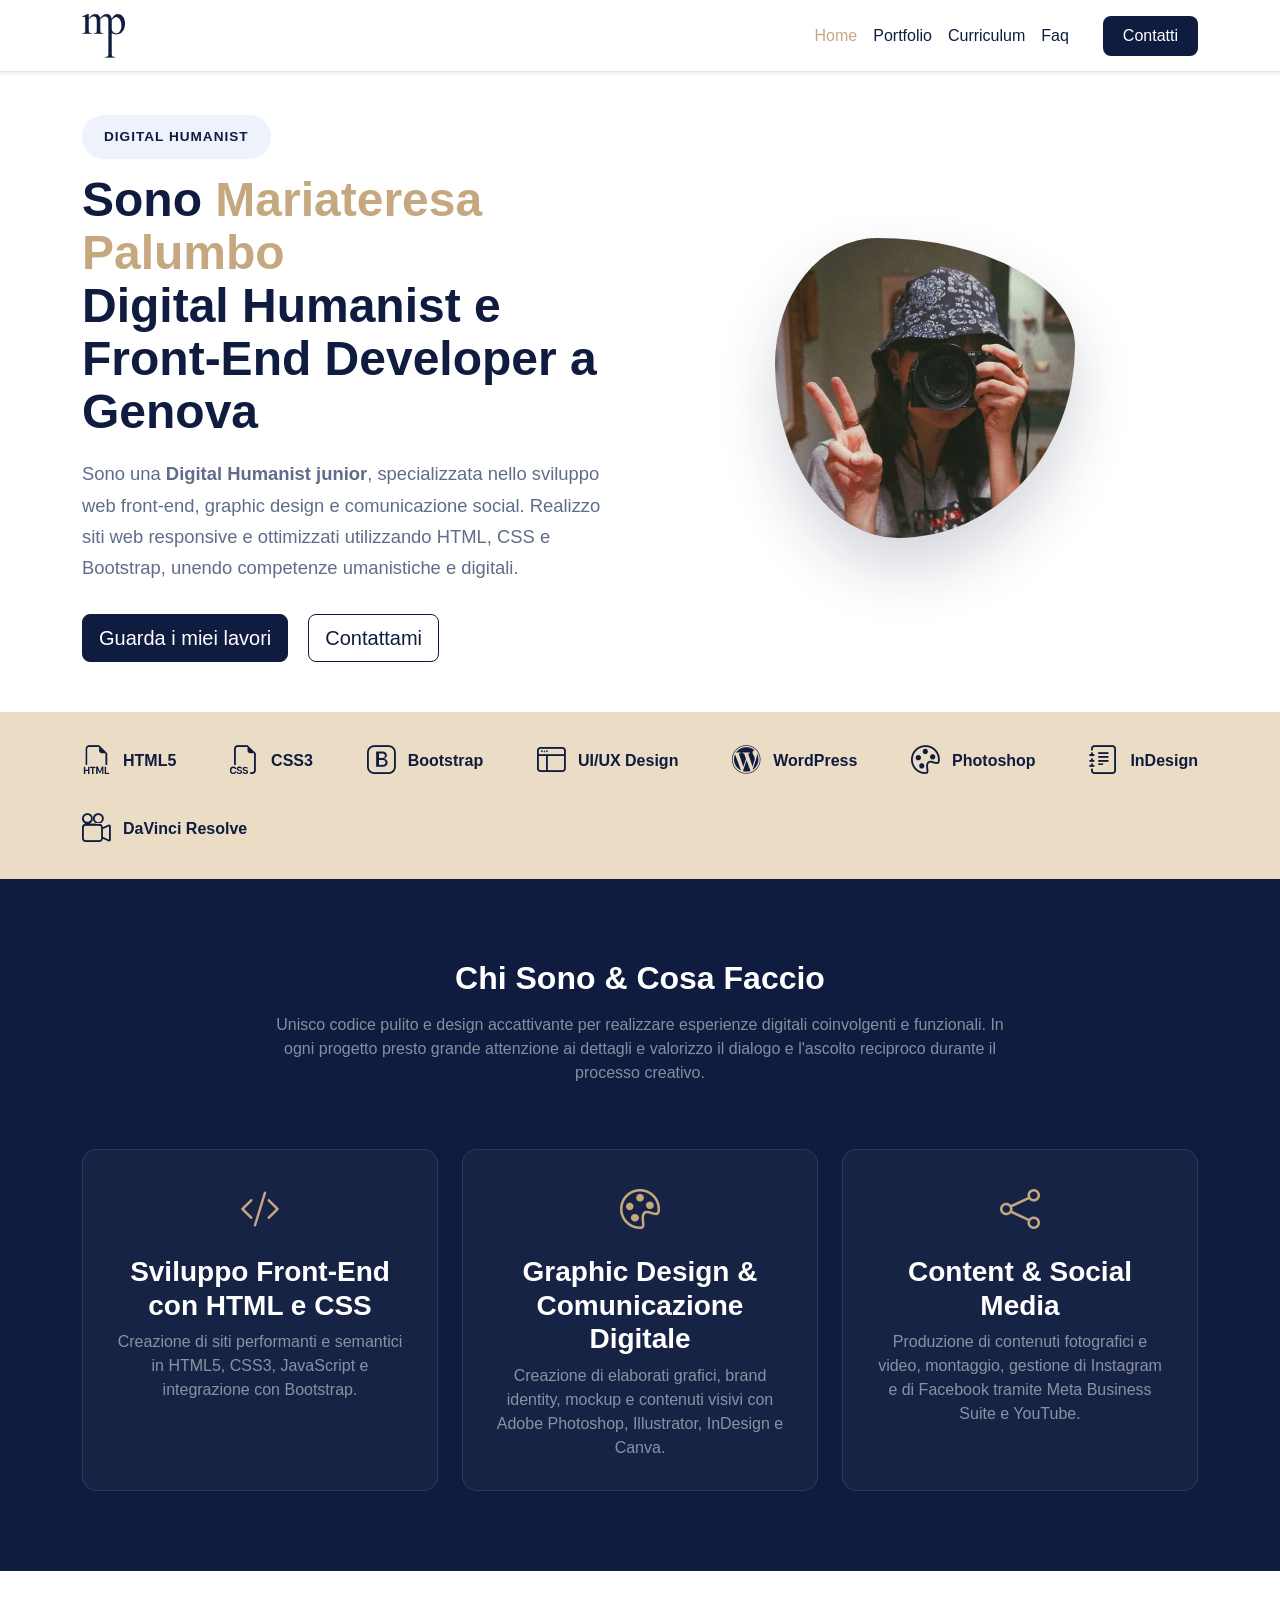
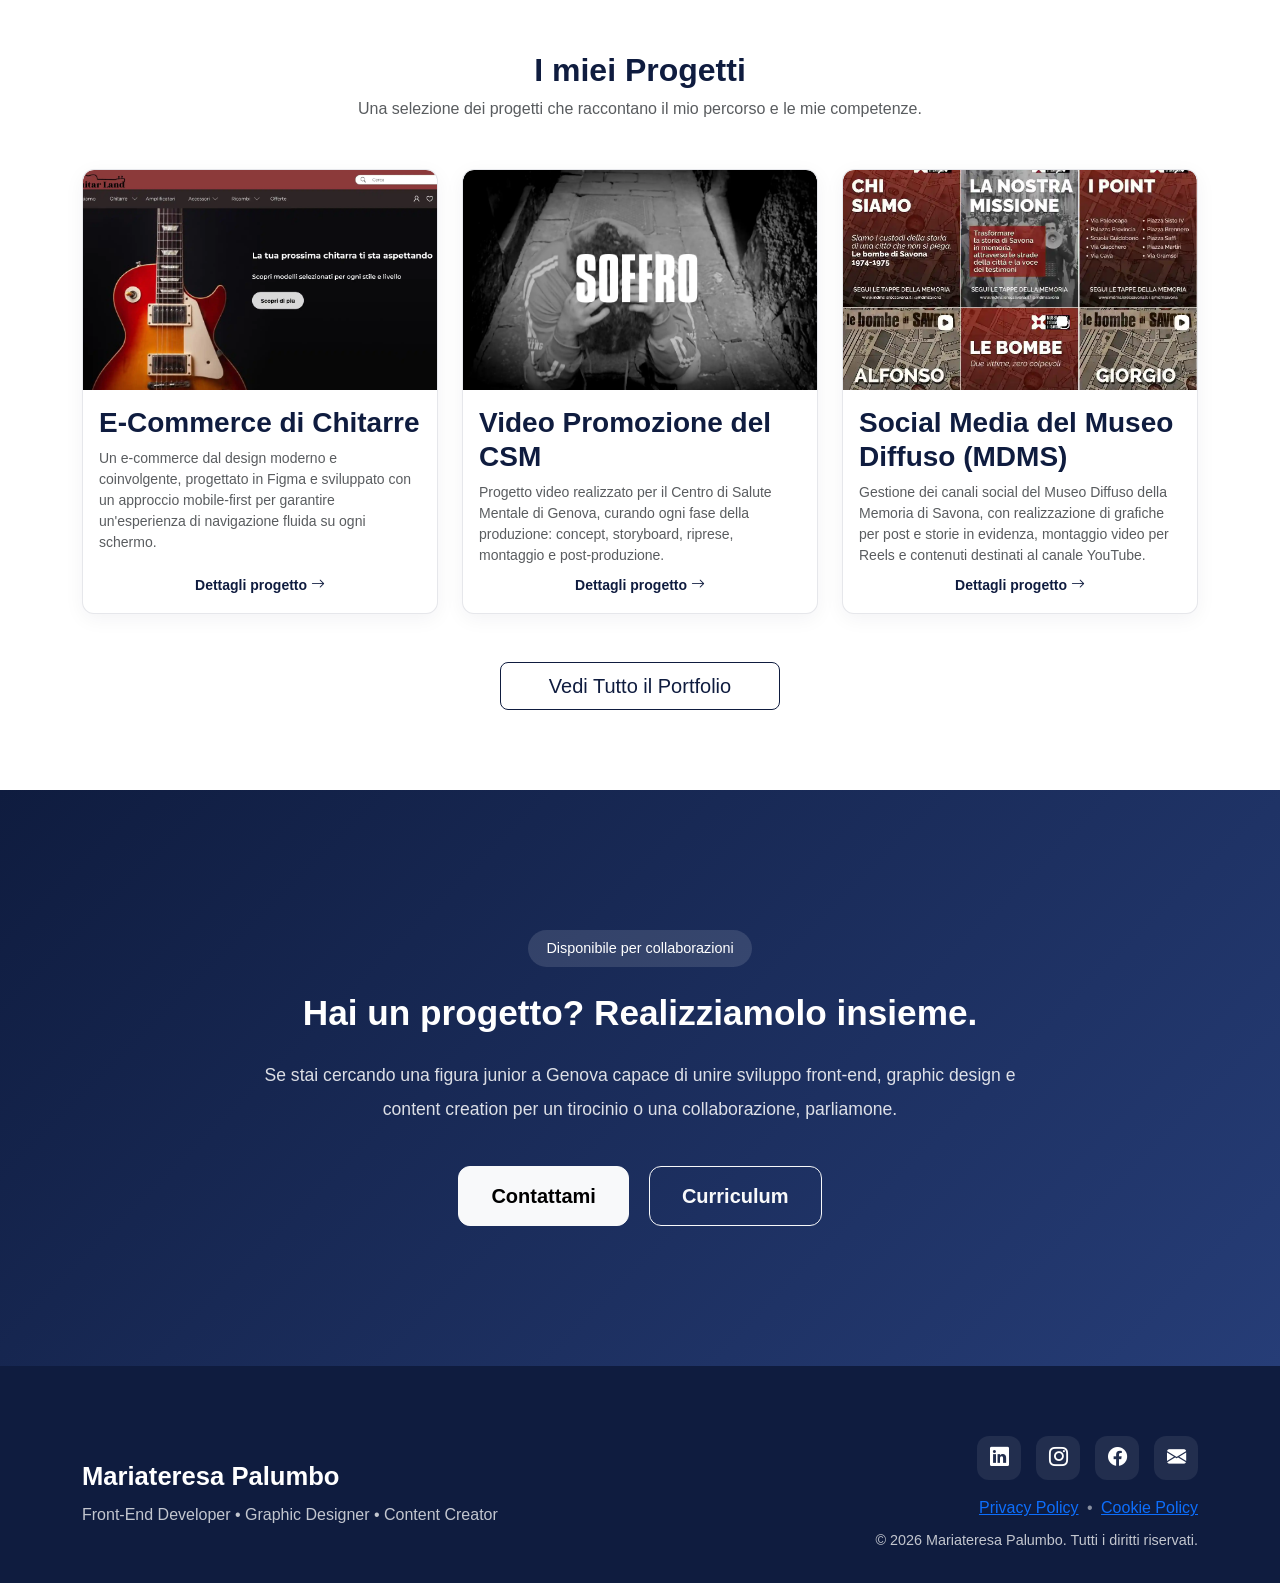
<file: index.html>
<!DOCTYPE html>
<html lang="it" prefix="og: https://ogp.me/ns#">
<head>
    
    
    
    <meta charset="UTF-8">
    <meta name="viewport" content="width=device-width, initial-scale=1.0">
    <title>Mariateresa Palumbo | Digital Humanist & Front-End Developer Genova</title>
    <meta name="description" content="Sito Portfolio di Mariateresa Palumbo, Digital Humanist junior a Genova specializzata in sviluppo front-end (HTML, CSS, Bootstrap), graphic design e content creation.">
    <meta name="robots" content="follow, index, max-snippet:-1, max-video-preview:-1, max-image-preview:large">
    <link rel="canonical" href="https://www.mariateresapalumbo.it/">
    
    
    
    <link rel="preload" as="image" href="img/profilo_me.webp" fetchpriority="high">
    
    
    
   
    <meta property="og:locale" content="it_IT">
    <meta property="og:title" content="Mariateresa Palumbo | Digital Humanist & Web Designer">
    <meta property="og:description" content="Sito ufficiale di Mariateresa Palumbo, Umanista Digitale a Genova che unisce sviluppo web, grafica e comunicazione digitale.">
    <meta property="og:image" content="https://www.mariateresapalumbo.it/img/logo_sitopersonale.webp">
    <meta property="og:url" content="https://www.mariateresapalumbo.it/">
    <meta property="og:type" content="website">
   
    <meta name="twitter:card" content="summary_large_image">
    <meta name="twitter:title" content="Mariateresa Palumbo | Digital Humanist & Web Designer">
    <meta name="twitter:description" content="Sito ufficiale di Mariateresa Palumbo, Umanista Digitale a Genova che unisce sviluppo web, grafica e comunicazione digitale.">

    
    
    <link rel="icon" href="img/favicon.png" type="image/png">
    
<script type="application/ld+json">
{
  "@context": "https://schema.org",
  "@graph": [
    {
      "@type": "Article",
      "@id": "https://www.mariateresapalumbo.it/#article",
      "headline": "Mariateresa Palumbo | Digital Humanist & Front-End Developer Genova",
      "description": "Digital Humanist junior a Genova specializzata in sviluppo front-end (HTML, CSS, Bootstrap), graphic design e content creation.",
      "image": "https://www.mariateresapalumbo.it/img/profilo_me.webp",
      "datePublished": "2026-07-07T09:00:00+02:00",
      "dateModified": "2026-07-09T19:54:00+02:00",
      "inLanguage": "it-IT",
      "mainEntityOfPage": "https://www.mariateresapalumbo.it/",
      "author": {
        "@type": "Person",
        "name": "Mariateresa Palumbo",
        "url": "https://www.mariateresapalumbo.it",
        "jobTitle": "Digital Humanist & Front-End Developer",
        "knowsAbout": [
          "Digital Humanities",
          "Front-End Development",
          "HTML5 & CSS3",
          "Bootstrap Framework",
          "Graphic Design",
          "Content Creation",
          "Social Media Management"
        ]
      },
      "publisher": {
        "@id": "https://www.mariateresapalumbo.it/#organization"
      }
    },
    {
      "@type": "Organization",
      "@id": "https://www.mariateresapalumbo.it/#organization",
      "name": "Mariateresa Palumbo",
      "url": "https://www.mariateresapalumbo.it",
      "logo": {
        "@type": "ImageObject",
        "@id": "https://www.mariateresapalumbo.it/#logo",
        "url": "https://www.mariateresapalumbo.it/img/logo_sitopersonale.webp",
        "caption": "Logo Mariateresa Palumbo"
      },
      "image": "https://www.mariateresapalumbo.it/img/profilo_me.webp",
      "address": {
        "@type": "PostalAddress",
        "streetAddress": "Cornigliano",
        "postalCode": "16152",
        "addressLocality": "Genova",
        "addressRegion": "Liguria",
        "addressCountry": "IT"
      },
      "sameAs": [
        "https://www.linkedin.com/in/mariateresa-palumbo-a292502a2/",
        "https://www.instagram.com/maripalumbo.it/",
        "https://www.facebook.com/profile.php?id=100085753847292"
      ]
    },
    {
      "@type": "WebSite",
      "@id": "https://www.mariateresapalumbo.it/#website",
      "url": "https://www.mariateresapalumbo.it",
      "name": "Mariateresa Palumbo",
      "publisher": {
        "@id": "https://www.mariateresapalumbo.it/#organization"
      },
      "inLanguage": "it-IT"
    }
  ]
}
</script>
    
    
  
    <link href="bootstrap.min.css" rel="stylesheet">
    
   
    <link rel="preload" href="https://cdn.jsdelivr.net/npm/bootstrap-icons@1.11.3/font/fonts/bootstrap-icons.woff2" as="font" type="font/woff2" crossorigin>
    
   
    <link rel="stylesheet" href="https://cdn.jsdelivr.net/npm/bootstrap-icons@1.11.3/font/bootstrap-icons.min.css" media="print" onload="this.media='all'">
    <noscript><link rel="stylesheet" href="https://cdn.jsdelivr.net/npm/bootstrap-icons@1.11.3/font/bootstrap-icons.min.css"></noscript>
    
   
    <link rel="stylesheet" href="styles.css">

  
    <script defer src="https://embeds.iubenda.com/widgets/c6013dd1-7133-4123-83e5-796165adba0d.js"></script>
    <script async src="https://www.googletagmanager.com/gtag/js?id=G-FH8F1QGST9"></script>
    <script>
      window.dataLayer = window.dataLayer || [];
      function gtag(){dataLayer.push(arguments);}
      gtag('js', new Date());
      gtag('config', 'G-FH8F1QGST9');
    </script>
    
   
    
    
    
</head>
<body>

    <nav class="navbar navbar-expand-lg navbar-personalizzata fixed-top shadow-sm">
    <div class="container">
       
        <a class="navbar-brand fw-bold" href="https://www.mariateresapalumbo.it/">
            <img src="img/logo_sitopersonale.webp" alt="Logo MP Mariateresa Palumbo - Digital Humanist e Web Designer Genova" class="navbar-logo">
        </a>
        
       
        <button class="navbar-toggler" type="button" data-bs-toggle="offcanvas" data-bs-target="#navigazionePrincipale" aria-controls="navigazionePrincipale" aria-label="Attiva navigazione">
            <span class="navbar-toggler-icon"></span>
        </button>

      
        <div class="offcanvas offcanvas-end w-100 bg-menu-mobile" tabindex="-1" id="navigazionePrincipale" aria-labelledby="navigazionePrincipaleLabel">
            
          
            <div class="offcanvas-header justify-content-end d-lg-none">
                <button type="button" class="btn-close btn-close-white" data-bs-dismiss="offcanvas" aria-label="Close"></button>
            </div>

          
            <div class="offcanvas-body align-items-center">
                <ul class="navbar-nav ms-auto mb-2 mb-lg-0 fw-medium text-center w-100 justify-content-lg-end align-items-center">
                    <li class="nav-item py-2 py-lg-0">
                        <a class="nav-link active link-mobile-white" aria-current="page" href="https://www.mariateresapalumbo.it/">Home</a>
                    </li>
                    <li class="nav-item py-2 py-lg-0">
                        <a class="nav-link link-mobile-white" href="portfolio.html">Portfolio</a>
                    </li>
                    <li class="nav-item py-2 py-lg-0">
                        <a class="nav-link link-mobile-white" href="curriculum.html">Curriculum</a>
                    </li>
                    <li class="nav-item py-2 py-lg-0">
                        <a class="nav-link link-mobile-white" href="faq.html">Faq</a>
                    </li>
                    <li class="nav-item py-2 py-lg-0 ps-lg-3">
                        <a class="btn btn-nav-contatti btn-mobile-white" href="contatti.html">Contatti</a>
                    </li>
                </ul>
            </div>
        </div>
    </div>
</nav>
    
     <header class="hero-home">
        <div class="container">
            <div class="row align-items-center gy-5">
                <div class="col-lg-6">
                    <div class="hero-content">
                        <span class="hero-label"> DIGITAL HUMANIST </span>
                        <h1>Sono<span> Mariateresa Palumbo </span> <br>
                            Digital Humanist e Front-End Developer a Genova</h1>
                        <p>
                            Sono una <strong>Digital Humanist junior</strong>, specializzata nello sviluppo web front-end, 
                            graphic design e comunicazione social. Realizzo siti web responsive e ottimizzati utilizzando HTML, CSS e Bootstrap, 
                            unendo competenze umanistiche e digitali.
                        </p>

                        <div class="hero-buttons">
                            <a href="portfolio.html" class="btn btn-blu-pieno btn-lg"> Guarda i miei lavori </a>
                            <a href="contatti.html" class="btn btn-blu-outline btn-lg"> Contattami </a>
                        </div>
                    </div>
                </div>

                <div class="col-lg-6">
                    <div class="hero-image">
                        <img src="img/profilo_me.webp" alt="Ritratto fotografico in primo piano di Mariateresa Palumbo">
                    </div>
                </div>
            </div>
        </div>
    </header>

    <section class="tech-strip">
        <div class="container">
            <h2 class="visually-hidden">Tecnologie e Strumenti utilizzati</h2>
            <div class="tech-track">
                <div><i class="bi bi-filetype-html"></i> HTML5</div>
                <div><i class="bi bi-filetype-css"></i> CSS3</div>
                <div><i class="bi bi-bootstrap"></i> Bootstrap</div>
                <div><i class="bi bi-window-sidebar"></i>UI/UX Design</div>
                <div><i class="bi bi-wordpress"></i> WordPress</div>
                <div><i class="bi bi-palette"></i> Photoshop</div>
                <div><i class="bi bi-journal-text"></i> InDesign</div>
                <div><i class="bi bi-camera-reels"></i> DaVinci Resolve</div>
            </div>
        </div>
    </section>
    
    <section class="sezione-competenze">
        <div class="container">
            <div class="row justify-content-center text-center mb-5">
                <div class="col-md-8">
                    <h2 class="fw-bold mb-3 testo-bianco">Chi Sono & Cosa Faccio</h2>
                    <p class="lead fs-6 text-white-50">Unisco codice pulito e design accattivante per realizzare esperienze digitali coinvolgenti e funzionali. In ogni progetto presto grande attenzione ai dettagli e valorizzo il dialogo e l'ascolto reciproco durante il processo creativo.</p>
                </div>
            </div>

            <div class="row g-4">
                <div class="col-md-6 col-lg-4">
                    <div class="scheda-competenza text-center h-100">
                        <div class="icona-competenza">
                            <i class="bi bi-code-slash"></i>
                        </div>
                        <h3 class="fw-bold mb-2 testo-bianco">Sviluppo Front-End con HTML e CSS</h3>
                        <p class="text-white-50 mb-0">Creazione di siti performanti e semantici in HTML5, CSS3, JavaScript e integrazione con Bootstrap.</p>
                    </div>
                </div>
                <div class="col-md-6 col-lg-4">
                    <div class="scheda-competenza text-center h-100">
                        <div class="icona-competenza">
                            <i class="bi bi-palette"></i>
                        </div>
                        <h3 class="fw-bold mb-2 testo-bianco">Graphic Design & Comunicazione Digitale</h3>
                        <p class="text-white-50 mb-0">Creazione di elaborati grafici, brand identity, mockup e contenuti visivi con Adobe Photoshop, Illustrator, InDesign e Canva.</p>
                    </div>
                </div>
                <div class="col-md-6 col-lg-4 mx-auto">
                    <div class="scheda-competenza text-center h-100">
                        <div class="icona-competenza">
                            <i class="bi bi-share"></i>
                        </div>
                        <h3 class="fw-bold mb-2 testo-bianco">Content & Social Media</h3>
                        <p class="text-white-50 mb-0">Produzione di contenuti fotografici e video, montaggio, gestione di Instagram e di Facebook tramite Meta Business Suite e YouTube.</p>
                    </div>
                </div>
            </div>
        </div>
    </section>

    <section class="sezione-portfolio-anteprima">
        <div class="container">
            <div class="text-center mb-5">
                <h2 class="fw-bold testo-blu-scuro">I miei Progetti</h2>
                <p class="text-muted">Una selezione dei progetti che raccontano il mio percorso e le mie competenze.</p>
            </div>

            <div class="row g-4 mb-5">
                <div class="col-md-6 col-lg-4">
                    <div class="card progetto-card h-100">
                        <img src="img/anteprima_chitarre.webp" class="card-img-top img-chitarre" alt="Progetto di Web Design: interfaccia e-commerce di chitarre responsive e mobile-first sviluppato con Figma" loading="lazy">
                        <div class="card-body d-flex flex-column justify-content-between">
                            <div>
                                <h3 class="card-title fw-bold testo-blu-scuro">E-Commerce di Chitarre</h3>
                                <p class="card-text text-muted small">Un e-commerce dal design moderno e coinvolgente, progettato in Figma e sviluppato con un approccio mobile-first per garantire un'esperienza di navigazione fluida su ogni schermo.</p>
                            </div>
                            <a href="figma.html" class="btn btn-sm btn-link p-0 fw-bold text-decoration-none mt-2 testo-blu-scuro">Dettagli progetto <i class="bi bi-arrow-right"></i></a>
                        </div>
                    </div>
                </div>
                <div class="col-md-6 col-lg-4">
                    <div class="card progetto-card h-100">
                        <img src="img/anteprima_videocsm.webp" class="card-img-top img-csm" alt="Produzione video promozionale per il Centro di Salute Mentale di Genova montato con DaVinci Resolve" loading="lazy">
                        <div class="card-body d-flex flex-column justify-content-between">
                            <div>
                                <h3 class="card-title fw-bold testo-blu-scuro">Video Promozione del CSM</h3>
                                <p class="card-text text-muted small">Progetto video realizzato per il Centro di Salute Mentale di Genova, curando ogni fase della produzione: concept, storyboard, riprese, montaggio e post-produzione.</p>
                            </div>
                            <a href="videoediting.html" class="btn btn-sm btn-link p-0 fw-bold text-decoration-none mt-2 testo-blu-scuro">Dettagli progetto <i class="bi bi-arrow-right"></i></a>
                        </div>
                    </div>
                </div>
                <div class="col-md-6 col-lg-4">
                    <div class="card progetto-card h-100">
                        <img src="img/anteprima_mdms.webp" class="card-img-top img-museo" alt="Gestione dei canali social media, grafica e creazione contenuti per il Museo Diffuso della Memoria di Savona" loading="lazy">
                        <div class="card-body d-flex flex-column justify-content-between">
                            <div>
                                <h3 class="card-title fw-bold testo-blu-scuro">Social Media del Museo Diffuso (MDMS)</h3>
                                <p class="card-text text-muted small">Gestione dei canali social del Museo Diffuso della Memoria di Savona, con realizzazione di grafiche per post e storie in evidenza, montaggio video per Reels e contenuti destinati al canale YouTube.</p>
                            </div>
                            <a href="strategiesocial.html" class="btn btn-sm btn-link p-0 fw-bold text-decoration-none mt-2 testo-blu-scuro">Dettagli progetto <i class="bi bi-arrow-right"></i></a>
                        </div>
                    </div>
                </div>
            </div>

            <div class="text-center">
                <a href="portfolio.html" class="btn btn-blu-outline btn-lg px-5">Vedi Tutto il Portfolio</a>
            </div>
        </div>
    </section>
    
    <section class="cta-home">
        <div class="container">
            <div class="cta-box">
                <span class="section-label light">Disponibile per collaborazioni</span>
                <h2>Hai un progetto? Realizziamolo insieme.</h2>
                <p>Se stai cercando una figura junior a Genova capace di unire sviluppo front-end, graphic design e content creation per un tirocinio o una collaborazione, parliamone.</p>
       
                <div class="cta-buttons">
                    <a href="contatti.html" class="btn btn-light btn-lg"> Contattami </a>
                    <a href="curriculum.html" class="btn btn-outline-light btn-lg"> Curriculum </a>
                </div>
            </div>
        </div>
    </section>

   <footer class="pie-di-pagina">
    <div class="container">
        <div class="row gy-4 align-items-center">
            
            
            <div class="col-lg-6 text-center text-lg-start">
                <h3>Mariateresa Palumbo</h3>
                <p>Front-End Developer • Graphic Designer • Content Creator</p>
            </div>

           
            <div class="col-lg-6 text-center text-lg-end">
                
                
                <div class="footer-social d-flex justify-content-center justify-content-lg-end mb-3">
                    <a href="https://www.linkedin.com/in/mariateresa-palumbo-a292502a2/" target="_blank" aria-label="Profilo LinkedIn di Mariateresa Palumbo">
                        <i class="bi bi-linkedin"></i>
                    </a>
                    <a href="https://www.instagram.com/maripalumbo.it/" target="_blank" aria-label="Profilo Instagram di Mariateresa Palumbo">
                        <i class="bi bi-instagram"></i>
                    </a>
                    <a href="https://www.facebook.com/profile.php?id=100085753847292" target="_blank" aria-label="Profilo Facebook di Mariateresa Palumbo">
                        <i class="bi bi-facebook"></i>
                    </a>
                    <a href="mailto:info@mariateresapalumbo.it" aria-label="Mail di Mariateresa Palumbo">
                        <i class="bi bi-envelope-fill"></i>
                    </a>
                </div>

                
                <div class="footer-legal mb-2">
                    <a href="https://www.iubenda.com/privacy-policy/55834810" class="iubenda-white iubenda-noframe iubenda-embed" title="Privacy Policy ">Privacy Policy</a><script type="text/javascript">(function (w,d) {var loader = function () {var s = d.createElement("script"), tag = d.getElementsByTagName("script")[0]; s.src="https://cdn.iubenda.com/iubenda.js"; tag.parentNode.insertBefore(s,tag);}; if(w.addEventListener){w.addEventListener("load", loader, false);}else if(w.attachEvent){w.attachEvent("onload", loader);}else{w.onload = loader;}})(window, document);</script>
                    
                    <span class="text-white-50 mx-1">•</span>
                    
                    <a href="https://www.iubenda.com/privacy-policy/55834810/cookie-policy" class="iubenda-white iubenda-noframe iubenda-embed" title="Cookie Policy ">Cookie Policy</a><script type="text/javascript">(function (w,d) {var loader = function () {var s = d.createElement("script"), tag = d.getElementsByTagName("script")[0]; s.src="https://cdn.iubenda.com/iubenda.js"; tag.parentNode.insertBefore(s,tag);}; if(w.addEventListener){w.addEventListener("load", loader, false);}else if(w.attachEvent){w.attachEvent("onload", loader);}else{w.onload = loader;}})(window, document);</script>
                </div>

                
                <p class="copyright">© 2026 Mariateresa Palumbo. Tutti i diritti riservati.</p>
            </div>

        </div>
    </div>
</footer>
    
    
    
    
    <script src="https://cdn.jsdelivr.net/npm/bootstrap@5.3.2/dist/js/bootstrap.bundle.min.js"></script>
</body>
</html>
</file>
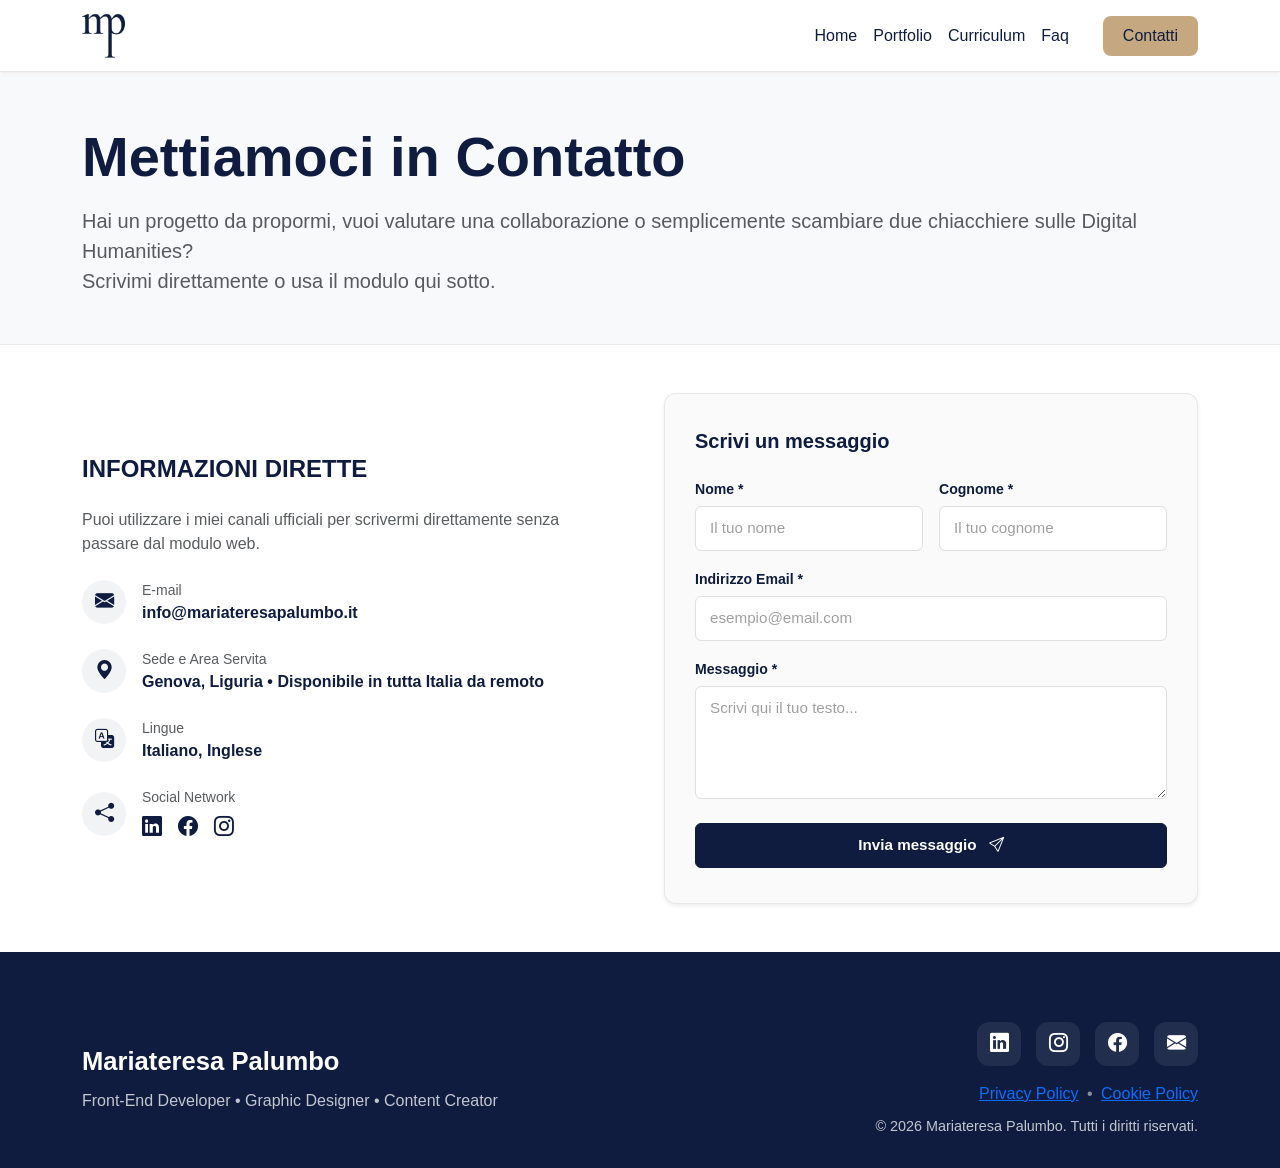
<file: contatti.html>
<!DOCTYPE html>
<html lang="it" prefix="og: https://ogp.me/ns#">
<head>
     
    
    <meta charset="UTF-8">
    <meta name="viewport" content="width=device-width, initial-scale=1.0">
    <title>Contatti | Mariateresa Palumbo - Digital Humanist Genova</title>
    <meta name="description" content="Contatti Mariateresa Palumbo - Collaborazioni in Digital Humanities, Web Design, Content Creation a Genova.">
    
    <meta name="robots" content="follow, index, max-snippet:-1, max-video-preview:-1, max-image-preview:large">
    <link rel="canonical" href="https://www.mariateresapalumbo.it/contatti.html">
    
   
    <meta property="og:locale" content="it_IT">
    <meta property="og:title" content="Contatti | Mariateresa Palumbo - Digital Humanist Genova">
    <meta property="og:description" content="Hai un progetto web o grafico da propormi a Genova o da remoto? Compila il modulo o scrivimi direttamente via email.">
    <meta property="og:image" content="https://www.mariateresapalumbo.it/img/logo_sitopersonale.webp">
    <meta property="og:url" content="https://www.mariateresapalumbo.it/contatti.html">
    <meta property="og:type" content="website">
    
   
    <meta name="twitter:card" content="summary_large_image">
    <meta name="twitter:title" content="Contatti | Mariateresa Palumbo - Digital Humanist Genova">
    <meta name="twitter:description" content="Hai un progetto web o grafico da propormi a Genova o da remoto? Compila il modulo o scrivimi direttamente via email.">
    
    <link rel="icon" href="img/favicon.png" type="image/png">
   

<script type="application/ld+json">
{
  "@context": "https://schema.org",
  "@graph": [
    {
      "@type": "Person",
      "@id": "https://www.mariateresapalumbo.it/#person",
      "name": "Mariateresa Palumbo",
      "url": "https://www.mariateresapalumbo.it",
      "email": "info@mariateresapalumbo.it",
      "description": "Digital Humanist junior a Genova specializzata in sviluppo front-end, graphic design e content creation.",
      "address": {
        "@type": "PostalAddress",
        "streetAddress": "Cornigliano",
        "postalCode": "16152",
        "addressLocality": "Genova",
        "addressRegion": "Liguria",
        "addressCountry": "IT"
      },
      "image": {
        "@type": "ImageObject",
        "@id": "https://www.mariateresapalumbo.it/#image",
        "url": "https://www.mariateresapalumbo.it/img/profilo_me.webp",
        "caption": "Mariateresa Palumbo"
      },
      "sameAs": [
        "https://www.linkedin.com/in/mariateresa-palumbo-a292502a2/",
        "https://www.instagram.com/maripalumbo.it/",
        "https://www.facebook.com/profile.php?id=100085753847292"
      ],
      "hasOccupation": {
        "@type": "Occupation",
        "name": "Digital Humanist",
        "description": "Specialista nell'applicazione di tecnologie informatiche agli studi umanistici."
      },
      "contactPoint": {
        "@id": "https://www.mariateresapalumbo.it/contatti.html#contact"
      }
    },
    {
      "@type": "Organization",
      "@id": "https://www.mariateresapalumbo.it/#organization",
      "name": "Mariateresa Palumbo",
      "url": "https://www.mariateresapalumbo.it",
       "logo": {
        "@type": "ImageObject",
        "@id": "https://www.mariateresapalumbo.it/#logo",
        "url": "https://www.mariateresapalumbo.it/img/logo_sitopersonale.webp",
        "caption": "Logo Mariateresa Palumbo"
      },
      "image": "https://www.mariateresapalumbo.it/img/profilo_me.webp",
      "address": {
        "@type": "PostalAddress",
        "streetAddress": "Cornigliano",
        "postalCode": "16152",
        "addressLocality": "Genova",
        "addressRegion": "Liguria",
        "addressCountry": "IT"
      },
      "sameAs": [
        "https://www.linkedin.com/in/mariateresa-palumbo-a292502a2/",
        "https://www.instagram.com/maripalumbo.it/",
        "https://www.facebook.com/profile.php?id=100085753847292"
      ]
    },
    {
      "@type": "WebSite",
      "@id": "https://www.mariateresapalumbo.it/#website",
      "url": "https://www.mariateresapalumbo.it",
      "name": "Mariateresa Palumbo",
      "publisher": {
        "@id": "https://www.mariateresapalumbo.it/#organization"
      },
      "inLanguage": "it-IT"
    },
    {
      "@type": "WebPage",
      "@id": "https://www.mariateresapalumbo.it/contatti.html#webpage",
      "url": "https://www.mariateresapalumbo.it/contatti.html",
      "name": "Contatti | Mariateresa Palumbo",
      "datePublished": "2026-07-07T09:00:00+02:00",
      "dateModified": "2026-07-09T21:15:00+02:00",
      "about": {
        "@id": "https://www.mariateresapalumbo.it/#person"
      },
      "isPartOf": {
        "@id": "https://www.mariateresapalumbo.it/#website"
      },
      "publisher": {
        "@id": "https://www.mariateresapalumbo.it/#organization"
      },
      "inLanguage": "it-IT"
    },
    {
      "@type": "ContactPage",
      "@id": "https://www.mariateresapalumbo.it/contatti.html#contactpage",
      "url": "https://www.mariateresapalumbo.it/contatti.html",
      "name": "Contatti e Canali Ufficiali | Mariateresa Palumbo",
      "description": "Contatta Mariateresa Palumbo per collaborazioni a Genova o da remoto.",
      "isPartOf": {
        "@id": "https://www.mariateresapalumbo.it/#website"
      },
      "mainEntityOfPage": {
        "@id": "https://www.mariateresapalumbo.it/contatti.html#webpage"
      },
      "mainEntity": {
        "@id": "https://www.mariateresapalumbo.it/#person"
      },
      "inLanguage": "it-IT"
    },
    {
      "@type": "ContactPoint",
      "@id": "https://www.mariateresapalumbo.it/contatti.html#contact",
      "contactType": "Professional Support",
      "email": "info@mariateresapalumbo.it",
      "url": "https://www.mariateresapalumbo.it/contatti.html",
      "areaServed": {
        "@type": "Country",
        "name": "IT"
      },
      "availableLanguage": [
        "Italian",
        "English"
      ]
    }
  ]
}
</script>
   


<script defer type="text/javascript" src="https://embeds.iubenda.com/widgets/c6013dd1-7133-4123-83e5-796165adba0d.js"></script>
     <script async src="https://www.googletagmanager.com/gtag/js?id=G-FH8F1QGST9"></script>
    <script>
      window.dataLayer = window.dataLayer || [];
      function gtag(){dataLayer.push(arguments);}
      gtag('js', new Date());
      gtag('config', 'G-FH8F1QGST9');
    </script>
    
     
  
<link rel="preload" href="https://cdn.jsdelivr.net/npm/bootstrap-icons@1.11.3/font/fonts/bootstrap-icons.woff2" as="font" type="font/woff2" crossorigin>


<link href="bootstrap.min.css" rel="stylesheet">


<link rel="stylesheet" href="https://cdn.jsdelivr.net/npm/bootstrap-icons@1.11.3/font/bootstrap-icons.min.css" media="print" onload="this.media='all'">
<noscript><link rel="stylesheet" href="https://cdn.jsdelivr.net/npm/bootstrap-icons@1.11.3/font/bootstrap-icons.min.css"></noscript>


<link rel="stylesheet" href="styles.css">
    
    
</head>
<body>

   
    <nav class="navbar navbar-expand-lg navbar-light navbar-personalizzata fixed-top shadow-sm">
        <div class="container">
           
            <a class="navbar-brand fw-bold" href="index.html">
                <img src="img/logo_sitopersonale.webp" alt="Logo MP Mariateresa Palumbo - Digital Humanist e Web Designer Genova" class="navbar-logo">
            </a>
            
           
            <button class="navbar-toggler" type="button" data-bs-toggle="offcanvas" data-bs-target="#navigazionePrincipale" aria-controls="navigazionePrincipale" aria-label="Attiva navigazione">
                <span class="navbar-toggler-icon"></span>
            </button>

            
            <div class="offcanvas offcanvas-end w-100 bg-menu-mobile" tabindex="-1" id="navigazionePrincipale" aria-labelledby="navigazionePrincipaleLabel">
                
               
                <div class="offcanvas-header justify-content-end d-lg-none">
                    <button type="button" class="btn-close btn-close-white" data-bs-dismiss="offcanvas" aria-label="Close"></button>
                </div>

               
                <div class="offcanvas-body align-items-center">
                    <ul class="navbar-nav ms-auto mb-2 mb-lg-0 fw-medium text-center w-100 justify-content-lg-end align-items-center">
                        <li class="nav-item py-2 py-lg-0">
                            <a class="nav-link link-mobile-white" href="index.html">Home</a>
                        </li>
                        <li class="nav-item py-2 py-lg-0">
                            <a class="nav-link link-mobile-white" href="portfolio.html">Portfolio</a>
                        </li>
                        <li class="nav-item py-2 py-lg-0">
                            <a class="nav-link link-mobile-white" href="curriculum.html">Curriculum</a>
                        </li>
                        <li class="nav-item py-2 py-lg-0">
                            <a class="nav-link link-mobile-white" href="faq.html">Faq</a>
                        </li>
                        <li class="nav-item py-2 py-lg-0 ps-lg-3">
                           
                            <a class="btn btn-nav-contatti btn-mobile-white active" aria-current="page" href="contatti.html">Contatti</a>
                        </li>
                    </ul>
                </div>
            </div>
        </div>
    </nav>

   
    <header class="py-5 bg-light" style="border-bottom: 1px solid rgba(15, 28, 63, 0.05);">
        <div class="container text-center text-lg-start">
            <h1 class="display-4 fw-bold mb-3 testo-blu-scuro">Mettiamoci in Contatto</h1>
            <p class="lead text-muted mb-0">
                Hai un progetto da propormi, vuoi valutare una collaborazione o semplicemente scambiare due chiacchiere sulle Digital Humanities?<br>
                Scrivimi direttamente o usa il modulo qui sotto.
            </p>
        </div>
    </header>

   
    <main class="py-5 sezione-contatti">
        <div class="container">
            <div class="row g-5 align-items-center">
                
               
                <div class="col-lg-6 pe-lg-5">
                    <h2 class="h4 fw-bold testo-blu-scuro text-uppercase tracking-wider mb-4">Informazioni dirette</h2>
                    <p class="text-muted mb-4">Puoi utilizzare i miei canali ufficiali per scrivermi direttamente senza passare dal modulo web.</p>
                    
                    <div class="vstack gap-4">
                       
                        <div class="d-flex align-items-center">
                            <div class="icona-contatto-cerchio me-3">
                                <i class="bi bi-envelope-fill"></i>
                            </div>
                            <div>
                                <span class="d-block text-muted small fw-medium">E-mail</span>
                                <a href="mailto:info@mariateresapalumbo.it" class="text-decoration-none fw-bold testo-blu-scuro browser-link">info@mariateresapalumbo.it</a>
                            </div>
                        </div>

                       
                        
                        
                        
                       
<div class="d-flex align-items-center">
    <div class="icona-contatto-cerchio me-3">
        <i class="bi bi-geo-alt-fill"></i>
    </div>
    <div>
        <span class="d-block text-muted small fw-medium">Sede e Area Servita</span>
        <span class="fw-bold testo-blu-scuro">Genova, Liguria • Disponibile in tutta Italia da remoto</span>
    </div>
</div>


<div class="d-flex align-items-center">
    <div class="icona-contatto-cerchio me-3">
        <i class="bi bi-translate"></i>
    </div>
    <div>
        <span class="d-block text-muted small fw-medium">Lingue</span>
        <span class="fw-bold testo-blu-scuro">Italiano, Inglese</span>
    </div>
</div>
                        

                        
                        <div class="d-flex align-items-center">
                            <div class="icona-contatto-cerchio me-3">
                                <i class="bi bi-share-fill"></i>
                            </div>
                            <div>
                                <span class="d-block text-muted small fw-medium mb-1">Social Network</span>
                                <div class="d-flex gap-3 fs-5">
                                    <a href="https://www.linkedin.com/in/mariateresa-palumbo-a292502a2/" target="_blank" rel="noopener" class="testo-blu-scuro"><i class="bi bi-linkedin"></i></a>
                                    <a href="https://www.facebook.com/profile.php?id=100085753847292&amp;locale=it_IT" target="_blank" rel="noopener" class="testo-blu-scuro"><i class="bi bi-facebook"></i></a>
                                    <a href="https://www.instagram.com/maripalumbo.it/" target="_blank" rel="noopener" class="testo-blu-scuro"><i class="bi bi-instagram"></i></a>
                                </div>
                            </div>
                        </div>
                    </div>
                </div>

                
                <div class="col-lg-6">
                    <div class="box-form-compatto shadow-sm">
                        <h3 class="h5 fw-bold testo-blu-scuro mb-4">Scrivi un messaggio</h3>
                        
                        
                        <form action="https://formspree.io/f/mrewveln" method="POST">
                            <div class="row g-3">
                                
                                
                                <div class="col-md-6">
                                    <label for="nome" class="form-label">Nome *</label>
                                    <input type="text" class="form-control" id="nome" name="nome" placeholder="Il tuo nome" required>
                                </div>
                                <div class="col-md-6">
                                    <label for="cognome" class="form-label">Cognome *</label>
                                    <input type="text" class="form-control" id="cognome" name="cognome" placeholder="Il tuo cognome" required>
                                </div>

                               
                                <div class="col-12">
                                    <label for="email" class="form-label">Indirizzo Email *</label>
                                    <input type="email" class="form-control" id="email" name="email" placeholder="esempio@email.com" required>
                                </div>

                                
                                <div class="col-12">
                                    <label for="messaggio" class="form-label">Messaggio *</label>
                                    <textarea class="form-control" id="messaggio" name="message" rows="4" placeholder="Scrivi qui il tuo testo..." required></textarea>
                                </div>

                               
                                <div class="col-12 mt-4">
                                    <button type="submit" class="btn btn-invia-personalizzato w-100 rounded">
                                        Invia messaggio <i class="bi bi-send ms-2"></i>
                                    </button>
                                </div>

                            </div>
                        </form>
                    </div>
                </div>

            </div>
        </div>
    </main>

   
      <footer class="pie-di-pagina">
    <div class="container">
        <div class="row gy-4 align-items-center">
            
            
            <div class="col-lg-6 text-center text-lg-start">
                <h3>Mariateresa Palumbo</h3>
                <p>Front-End Developer • Graphic Designer • Content Creator</p>
            </div>

           
            <div class="col-lg-6 text-center text-lg-end">
                
                
                <div class="footer-social d-flex justify-content-center justify-content-lg-end mb-3">
                    <a href="https://www.linkedin.com/in/mariateresa-palumbo-a292502a2/" target="_blank" aria-label="Profilo LinkedIn di Mariateresa Palumbo">
                        <i class="bi bi-linkedin"></i>
                    </a>
                    <a href="https://www.instagram.com/maripalumbo.it/" target="_blank" aria-label="Profilo Instagram di Mariateresa Palumbo">
                        <i class="bi bi-instagram"></i>
                    </a>
                    <a href="https://www.facebook.com/profile.php?id=100085753847292" target="_blank" aria-label="Profilo Facebook di Mariateresa Palumbo">
                        <i class="bi bi-facebook"></i>
                    </a>
                    <a href="mailto:info@mariateresapalumbo.it" aria-label="Mail di Mariateresa Palumbo">
                        <i class="bi bi-envelope-fill"></i>
                    </a>
                </div>

                
                <div class="footer-legal mb-2">
                    <a href="https://www.iubenda.com/privacy-policy/55834810" class="iubenda-white iubenda-noframe iubenda-embed" title="Privacy Policy ">Privacy Policy</a><script type="text/javascript">(function (w,d) {var loader = function () {var s = d.createElement("script"), tag = d.getElementsByTagName("script")[0]; s.src="https://cdn.iubenda.com/iubenda.js"; tag.parentNode.insertBefore(s,tag);}; if(w.addEventListener){w.addEventListener("load", loader, false);}else if(w.attachEvent){w.attachEvent("onload", loader);}else{w.onload = loader;}})(window, document);</script>
                    
                    <span class="text-white-50 mx-1">•</span>
                    
                    <a href="https://www.iubenda.com/privacy-policy/55834810/cookie-policy" class="iubenda-white iubenda-noframe iubenda-embed" title="Cookie Policy ">Cookie Policy</a><script type="text/javascript">(function (w,d) {var loader = function () {var s = d.createElement("script"), tag = d.getElementsByTagName("script")[0]; s.src="https://cdn.iubenda.com/iubenda.js"; tag.parentNode.insertBefore(s,tag);}; if(w.addEventListener){w.addEventListener("load", loader, false);}else if(w.attachEvent){w.attachEvent("onload", loader);}else{w.onload = loader;}})(window, document);</script>
                </div>

                
                <p class="copyright">© 2026 Mariateresa Palumbo. Tutti i diritti riservati.</p>
            </div>

        </div>
    </div>
</footer>

    <script src="https://cdn.jsdelivr.net/npm/bootstrap@5.3.2/dist/js/bootstrap.bundle.min.js"></script>
</body>
</html>
</file>
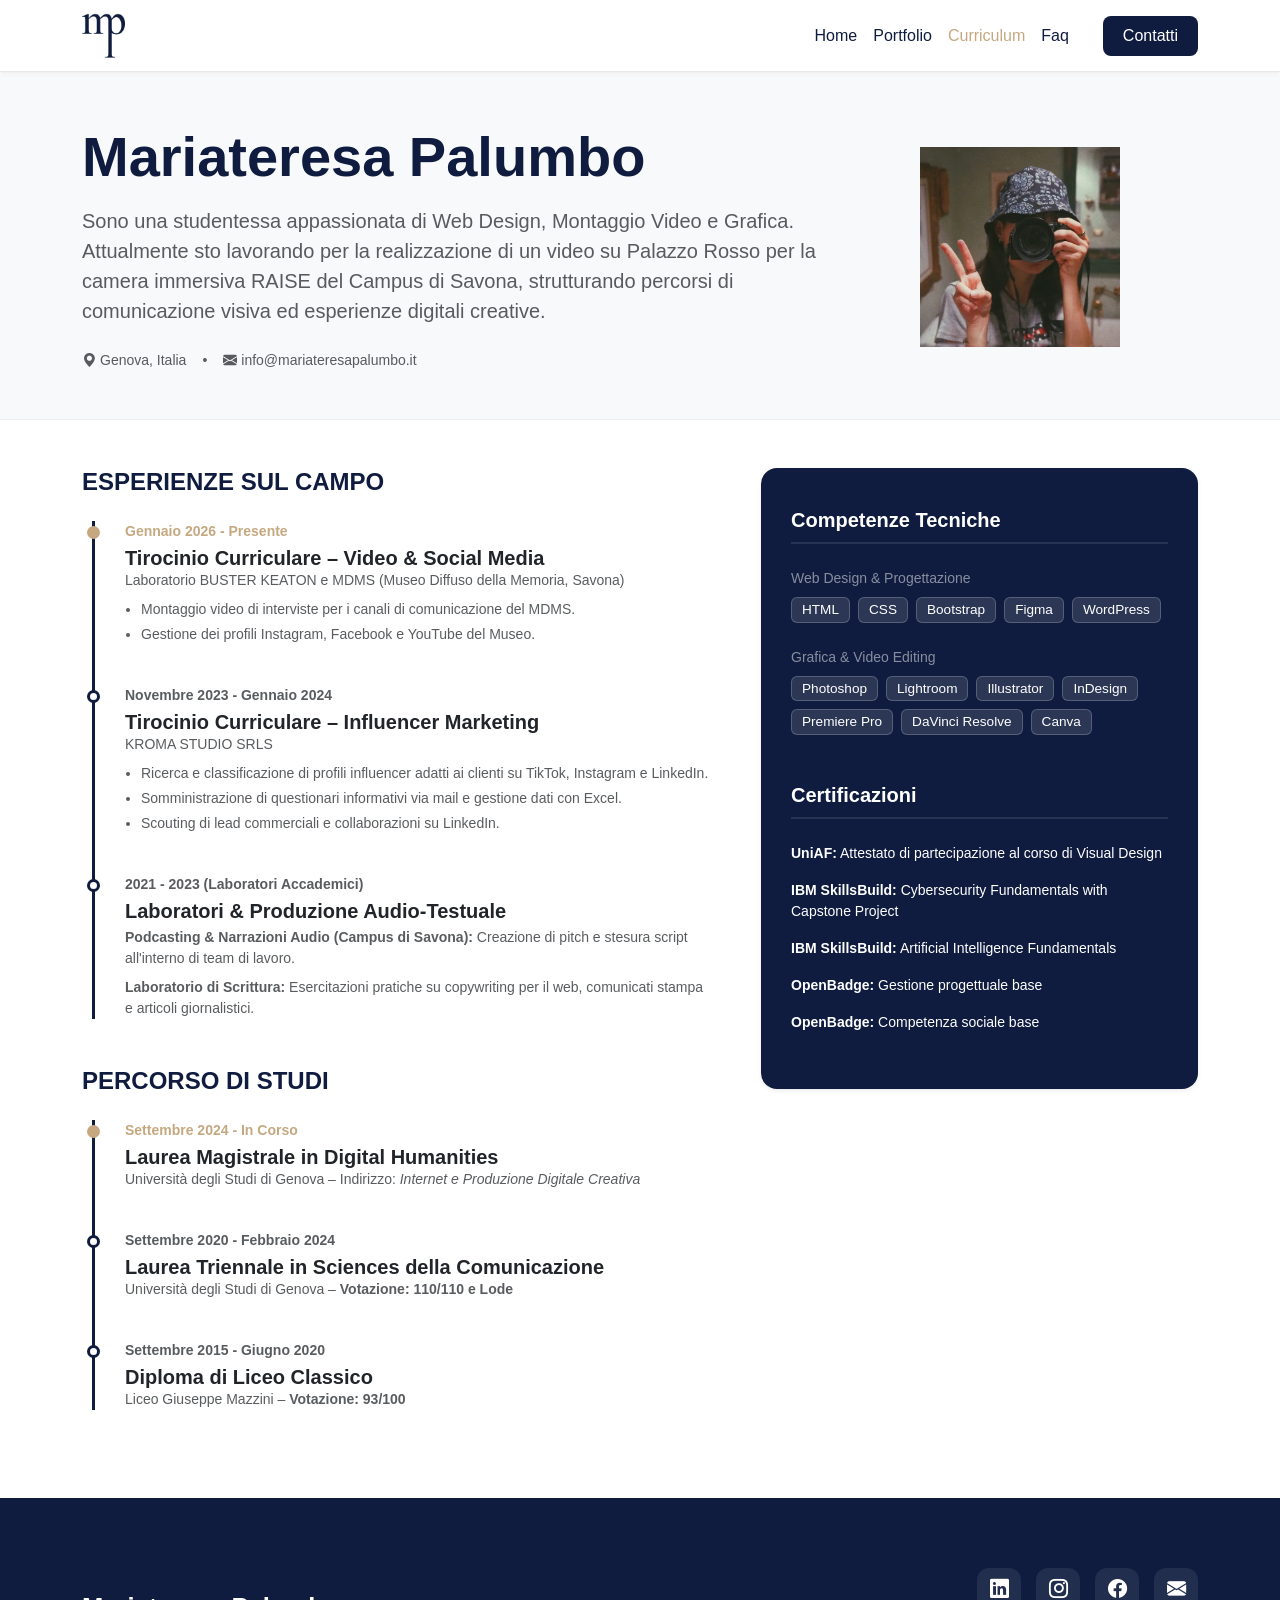
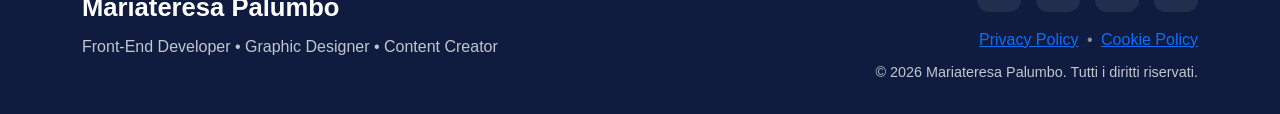
<file: curriculum.html>
<!DOCTYPE html>
<html lang="it" prefix="og: https://ogp.me/ns#">
<head>
    
    
    <meta charset="UTF-8">
    <meta name="viewport" content="width=device-width, initial-scale=1.0">
    <title>Curriculum Vitae | Mariateresa Palumbo - Digital Humanist Genova</title>
    <meta name="description" content="Esperienze professionali, percorso accademico e certificazioni di Mariateresa Palumbo, Digital Humanist e Web Designer a Genova.">
    
    <meta name="robots" content="follow, index, max-snippet:-1, max-video-preview:-1, max-image-preview:large">
    <link rel="canonical" href="https://www.mariateresapalumbo.it/curriculum.html">
    
   
    <link rel="preload" href="https://cdn.jsdelivr.net/npm/bootstrap-icons@1.11.1/font/fonts/bootstrap-icons.woff2" as="font" type="font/woff2" crossorigin>
    
    
    <meta property="og:locale" content="it_IT">
    <meta property="og:title" content="Curriculum Vitae Mariateresa Palumbo | Digital Humanist e Web Designer Genova ">
    <meta property="og:description" content="Scopri il percorso professionale di Mariateresa Palumbo, Digital Humanist a Genova specializzata in sviluppo web front-end, graphic design, social media strategy e produzioni multimediali.">
    <meta property="og:image" content="https://www.mariateresapalumbo.it/img/logo_sitopersonale.webp">
    <meta property="og:url" content="https://www.mariateresapalumbo.it/curriculum.html">
    <meta property="og:type" content="website">
    
    <meta name="twitter:card" content="summary_large_image">
    <meta name="twitter:title" content="Curriculum Vitae | Mariateresa Palumbo">
    <meta name="twitter:description" content="Scopri il percorso professionale di Mariateresa Palumbo, Digital Humanist a Genova specializzata in sviluppo web front-end, graphic design, social media strategy e produzioni multimediali.">
    
    
    
<link rel="icon" href="img/favicon.png" type="image/png">

<script type="application/ld+json">
{
  "@context": "https://schema.org",
  "@graph": [
    {
      "@type": "Person",
      "@id": "https://www.mariateresapalumbo.it/#person",
      "name": "Mariateresa Palumbo",
      "url": "https://www.mariateresapalumbo.it",
      "email": "info@mariateresapalumbo.it",
      "description": "Digital Humanist junior a Genova specializzata in sviluppo front-end (HTML, CSS, Bootstrap), graphic design e content creation.",
      "address": {
        "@type": "PostalAddress",
        "streetAddress": "Cornigliano",
        "postalCode": "16152",
        "addressLocality": "Genova",
        "addressRegion": "Liguria",
        "addressCountry": "IT"
      },
      "image": {
        "@type": "ImageObject",
        "@id": "https://www.mariateresapalumbo.it/#image",
        "url": "https://www.mariateresapalumbo.it/img/profilo_me.webp",
        "caption": "Mariateresa Palumbo"
      },
      "sameAs": [
        "https://www.linkedin.com/in/mariateresa-palumbo-a292502a2/",
        "https://www.instagram.com/maripalumbo.it/",
        "https://www.facebook.com/profile.php?id=100085753847292"
      ],
      "alumniOf": {
        "@type": "EducationalOrganization",
        "name": "Università degli Studi di Genova",
        "sameAs": "https://it.wikipedia.org/wiki/Universit%C3%A0_degli_Studi_di_Genova"
      },
      "hasOccupation": {
        "@type": "Occupation",
        "name": "Digital Humanist",
        "description": "Specialista nell'applicazione di tecnologie informatiche agli studi umanistici."
      },
      "knowsAbout": [
        "Digital Humanities",
        "Front-End Development",
        "HTML5 & CSS3",
        "Bootstrap Framework",
        "Graphic Design",
        "Content Creation",
        "Social Media Management",
        "Visual Design",
        "Cybersecurity Fundamentals",
        "Artificial Intelligence Fundamentals"
      ]
    },
    {
      "@type": "Organization",
      "@id": "https://www.mariateresapalumbo.it/#organization",
      "name": "Mariateresa Palumbo",
      "url": "https://www.mariateresapalumbo.it",
     "logo": {
        "@type": "ImageObject",
        "@id": "https://www.mariateresapalumbo.it/#logo",
        "url": "https://www.mariateresapalumbo.it/img/logo_sitopersonale.webp",
        "caption": "Logo Mariateresa Palumbo"
      },
      "image": "https://www.mariateresapalumbo.it/img/profilo_me.webp",
      "address": {
        "@type": "PostalAddress",
        "streetAddress": "Cornigliano",
        "postalCode": "16152",
        "addressLocality": "Genova",
        "addressRegion": "Liguria",
        "addressCountry": "IT"
      },
      "sameAs": [
        "https://www.linkedin.com/in/mariateresa-palumbo-a292502a2/",
        "https://www.instagram.com/maripalumbo.it/",
        "https://www.facebook.com/profile.php?id=100085753847292"
      ]
    },
    {
      "@type": "WebSite",
      "@id": "https://www.mariateresapalumbo.it/#website",
      "url": "https://www.mariateresapalumbo.it",
      "name": "Mariateresa Palumbo Portfolio",
      "publisher": {
        "@id": "https://www.mariateresapalumbo.it/#organization"
      },
      "inLanguage": "it-IT"
    },
    {
      "@type": "WebPage",
      "@id": "https://www.mariateresapalumbo.it/curriculum.html#webpage",
      "url": "https://www.mariateresapalumbo.it/curriculum.html",
      "name": "Curriculum Vitae | Mariateresa Palumbo",
      "datePublished": "2026-07-07T09:00:00+02:00",
      "dateModified": "2026-07-09T20:10:00+02:00",
      "about": {
        "@id": "https://www.mariateresapalumbo.it/#person"
      },
      "isPartOf": {
        "@id": "https://www.mariateresapalumbo.it/#website"
      },
      "publisher": {
        "@id": "https://www.mariateresapalumbo.it/#organization"
      },
      "inLanguage": "it-IT"
    },
    {
      "@type": "AboutPage",
      "@id": "https://www.mariateresapalumbo.it/curriculum.html#aboutpage",
      "url": "https://www.mariateresapalumbo.it/curriculum.html",
      "name": "Profilo Professionale e Formazione | Mariateresa Palumbo",
      "description": "Il curriculum vitae e il percorso accademico e tecnico di Mariateresa Palumbo, Digital Humanist a Genova.",
      "isPartOf": {
        "@id": "https://www.mariateresapalumbo.it/#website"
      },
      "mainEntityOfPage": {
        "@id": "https://www.mariateresapalumbo.it/curriculum.html#webpage"
      },
      "mainEntity": {
        "@id": "https://www.mariateresapalumbo.it/#person"
      },
      "inLanguage": "it-IT"
    }
  ]
}
</script>
    
    
    
     <script defer type="text/javascript" src="https://embeds.iubenda.com/widgets/c6013dd1-7133-4123-83e5-796165adba0d.js"></script>
     
    <script async src="https://www.googletagmanager.com/gtag/js?id=G-FH8F1QGST9"></script>
    <script>
      window.dataLayer = window.dataLayer || [];
      function gtag(){dataLayer.push(arguments);}
      gtag('js', new Date());
      gtag('config', 'G-FH8F1QGST9');
    </script>
    
    

<link rel="preload" href="https://cdn.jsdelivr.net/npm/bootstrap-icons@1.11.3/font/fonts/bootstrap-icons.woff2" as="font" type="font/woff2" crossorigin>


<link href="bootstrap.min.css" rel="stylesheet">


<link rel="stylesheet" href="https://cdn.jsdelivr.net/npm/bootstrap-icons@1.11.3/font/bootstrap-icons.min.css" media="print" onload="this.media='all'">
<noscript><link rel="stylesheet" href="https://cdn.jsdelivr.net/npm/bootstrap-icons@1.11.3/font/bootstrap-icons.min.css"></noscript>


<link rel="stylesheet" href="styles.css">
</head>
    
    
    
   
    
    
    

<body>

    <nav class="navbar navbar-expand-lg navbar-light navbar-personalizzata fixed-top shadow-sm">
    <div class="container">
        
        <a class="navbar-brand fw-bold" href="index.html">
            <img src="img/logo_sitopersonale.webp" alt="Logo MP Mariateresa Palumbo - Digital Humanist e Web Designer Genova" class="navbar-logo">
        </a>
        
        
        <button class="navbar-toggler" type="button" data-bs-toggle="offcanvas" data-bs-target="#navigazionePrincipale" aria-controls="navigazionePrincipale" aria-label="Attiva navigazione">
            <span class="navbar-toggler-icon"></span>
        </button>

        
        <div class="offcanvas offcanvas-end w-100 bg-menu-mobile" tabindex="-1" id="navigazionePrincipale" aria-labelledby="navigazionePrincipaleLabel">
            
            
            <div class="offcanvas-header justify-content-end d-lg-none">
                
                <button type="button" class="btn-close btn-close-white" data-bs-dismiss="offcanvas" aria-label="Close"></button>
            </div>

            
            <div class="offcanvas-body align-items-center">
                <ul class="navbar-nav ms-auto mb-2 mb-lg-0 fw-medium text-center w-100 justify-content-lg-end align-items-center">
                    <li class="nav-item py-2 py-lg-0">
                        <a class="nav-link link-mobile-white" href="index.html">Home</a>
                    </li>
                    <li class="nav-item py-2 py-lg-0">
                        <a class="nav-link link-mobile-white" href="portfolio.html">Portfolio</a>
                    </li>
                    <li class="nav-item py-2 py-lg-0">
                        
                        <a class="nav-link active link-mobile-white" aria-current="page" href="curriculum.html">Curriculum</a>
                    </li>
                    <li class="nav-item py-2 py-lg-0">
                        <a class="nav-link link-mobile-white" href="faq.html">Faq</a>
                    </li>
                    <li class="nav-item py-2 py-lg-0 ps-lg-3">
                        <a class="btn btn-nav-contatti btn-mobile-white" href="contatti.html">Contatti</a>
                    </li>
                </ul>
            </div>
        </div>
    </div>
</nav>

    <header class="py-5 bg-light" style="border-bottom: 1px solid rgba(15, 28, 63, 0.05);">
        <div class="container">
            <div class="row align-items-center g-4">
                <div class="col-lg-8 text-center text-lg-start">
                    <h1 class="display-4 fw-bold mb-3 testo-blu-scuro">Mariateresa Palumbo</h1>
                    <p class="lead text-muted mb-4">
                        Sono una studentessa appassionata di Web Design, Montaggio Video e Grafica. 
                        Attualmente sto lavorando per la realizzazione di un video su Palazzo Rosso per la camera immersiva RAISE del Campus di Savona, 
                        strutturando percorsi di comunicazione visiva ed esperienze digitali creative.
                    </p>
                    <div class="d-flex flex-wrap justify-content-center justify-content-lg-start gap-3 text-muted small">
                        <span><i class="bi bi-geo-alt-fill me-1"></i>Genova, Italia</span>
                        <span>•</span>
                        <span><i class="bi bi-envelope-fill me-1"></i><a href="mailto:info@mariateresapalumbo.it" class="text-decoration-none text-muted">info@mariateresapalumbo.it</a></span>
                    </div>
                </div>
                <div class="col-lg-4 text-center">
                    <img src="img/profilo_me.webp" alt="Mariateresa Palumbo - Junior Digital Humanist e specialista in comunicazione visiva" class="img-fluid foto-profilo" style="max-width: 200px;">
                </div>
            </div>
        </div>
    </header>

    <main class="py-5 sezione-curriculum">
        <div class="container">
            <div class="row g-5">
                
                <div class="col-lg-7">
                    
                    <div class="mb-5">
                        <h2 class="h4 fw-bold testo-blu-scuro text-uppercase tracking-wider mb-4">Esperienze sul Campo</h2>
                        
                        <div class="timeline-linea">
                            
                            <div class="timeline-item attivo">
                                <span class="fw-bold small d-block mb-1" style="color: var(--colore-oro);">Gennaio 2026 - Presente</span>
                                <h3 class="h5 fw-bold text-dark mb-0">Tirocinio Curriculare – Video &amp; Social Media</h3>
                                <p class="text-muted small fw-medium mb-2">Laboratorio BUSTER KEATON e MDMS (Museo Diffuso della Memoria, Savona)</p>
                                <ul class="text-muted small ps-3">
                                    <li class="mb-1">Montaggio video di interviste per i canali di comunicazione del MDMS.</li>
                                    <li>Gestione dei profili Instagram, Facebook e YouTube del Museo.</li>
                                </ul>
                            </div>

                            <div class="timeline-item">
                                <span class="text-muted fw-bold small d-block mb-1">Novembre 2023 - Gennaio 2024</span>
                                <h3 class="h5 fw-bold text-dark mb-0">Tirocinio Curriculare – Influencer Marketing</h3>
                                <p class="text-muted small fw-medium mb-2">KROMA STUDIO SRLS</p>
                                <ul class="text-muted small ps-3">
                                    <li class="mb-1">Ricerca e classificazione di profili influencer adatti ai clienti su TikTok, Instagram e LinkedIn.</li>
                                    <li class="mb-1">Somministrazione di questionari informativi via mail e gestione dati con Excel.</li>
                                    <li>Scouting di lead commerciali e collaborazioni su LinkedIn.</li>
                                </ul>
                            </div>

                            <div class="timeline-item">
                                <span class="text-muted fw-bold small d-block mb-1">2021 - 2023 (Laboratori Accademici)</span>
                                <h3 class="h5 fw-bold text-dark mb-1">Laboratori &amp; Produzione Audio-Testuale</h3>
                                <div class="text-muted small mb-0">
                                    <p class="mb-2"><strong>Podcasting &amp; Narrazioni Audio (Campus di Savona):</strong> Creazione di pitch e stesura script all'interno di team di lavoro.</p> 
                                    <p class="mb-0"><strong>Laboratorio di Scrittura:</strong> Esercitazioni pratiche su copywriting per il web, comunicati stampa e articoli giornalistici.</p>
                                </div>
                            </div>

                        </div>
                    </div>

                    <div>
                        <h2 class="h4 fw-bold testo-blu-scuro text-uppercase tracking-wider mb-4">Percorso di Studi</h2>
                        
                        <div class="timeline-linea">
                            
                            <div class="timeline-item attivo">
                                <span class="fw-bold small d-block mb-1" style="color: var(--colore-oro);">Settembre 2024 - In Corso</span>
                                <h3 class="h5 fw-bold text-dark mb-0">Laurea Magistrale in Digital Humanities</h3>
                                <p class="text-muted small mb-0">Università degli Studi di Genova – Indirizzo: <em>Internet e Produzione Digitale Creativa</em></p>
                            </div>

                            <div class="timeline-item">
                                <span class="text-muted fw-bold small d-block mb-1">Settembre 2020 - Febbraio 2024</span>
                                <h3 class="h5 fw-bold text-dark mb-0">Laurea Triennale in Sciences della Comunicazione</h3>
                                <p class="text-muted small mb-0">Università degli Studi di Genova – <strong>Votazione: 110/110 e Lode</strong></p>
                            </div>
                            
                            <div class="timeline-item">
                                <span class="text-muted fw-bold small d-block mb-1">Settembre 2015 - Giugno 2020</span>
                                <h3 class="h5 fw-bold text-dark mb-0">Diploma di Liceo Classico</h3>
                                <p class="text-muted small mb-0">Liceo Giuseppe Mazzini – <strong>Votazione: 93/100</strong></p>
                            </div>

                        </div>
                    </div>

                </div>

                <div class="col-lg-5">
                    <div class="blocco-competenze-blu shadow-sm">
                        
                        <div class="mb-5">
                            <h3 class="h5 fw-bold text-white mb-4">Competenze Tecniche</h3>
                            
                            <div class="mb-4">
                                <span class="d-block small text-white-50 fw-medium mb-2">Web Design &amp; Progettazione</span>
                                <div class="d-flex flex-wrap gap-2">
                                    <span class="badge badge-tecnologia-portfolio">HTML</span>
                                    <span class="badge badge-tecnologia-portfolio">CSS</span>
                                    <span class="badge badge-tecnologia-portfolio">Bootstrap</span>
                                    <span class="badge badge-tecnologia-portfolio">Figma</span>
                                    <span class="badge badge-tecnologia-portfolio">WordPress</span>
                                </div>
                            </div>

                            <div>
                                <span class="d-block small text-white-50 fw-medium mb-2">Grafica &amp; Video Editing</span>
                                <div class="d-flex flex-wrap gap-2">
                                    <span class="badge badge-tecnologia-portfolio">Photoshop</span>
                                    <span class="badge badge-tecnologia-portfolio">Lightroom</span>
                                    <span class="badge badge-tecnologia-portfolio">Illustrator</span>
                                    <span class="badge badge-tecnologia-portfolio">InDesign</span>
                                    <span class="badge badge-tecnologia-portfolio">Premiere Pro</span>
                                    <span class="badge badge-tecnologia-portfolio">DaVinci Resolve</span>
                                    <span class="badge badge-tecnologia-portfolio">Canva</span>
                                </div>
                            </div>
                        </div>

                        <div>
                            <h3 class="h5 fw-bold text-white mb-4">Certificazioni</h3>
                            <ul class="list-unstyled mb-0 small">
                                <li class="mb-3 d-flex align-items-start">
                                    <span><strong>UniAF:</strong> Attestato di partecipazione al corso di Visual Design</span>
                                </li>
                                <li class="mb-3 d-flex align-items-start">
                                    <span><strong>IBM SkillsBuild:</strong> Cybersecurity Fundamentals with Capstone Project</span>
                                </li>
                                <li class="mb-3 d-flex align-items-start">
                                    <span><strong>IBM SkillsBuild:</strong> Artificial Intelligence Fundamentals</span>
                                </li>
                                <li class="mb-3 d-flex align-items-start">
                                    <span><strong>OpenBadge:</strong> Gestione progettuale base</span>
                                </li>
                                <li class="mb-3 d-flex align-items-start">
                                    <span><strong>OpenBadge:</strong> Competenza sociale base</span>
                                </li>
                            </ul>
                        </div>

                    </div>
                </div>

            </div>
        </div>
    </main>

      <footer class="pie-di-pagina">
    <div class="container">
        <div class="row gy-4 align-items-center">
            
            
            <div class="col-lg-6 text-center text-lg-start">
                <h3>Mariateresa Palumbo</h3>
                <p>Front-End Developer • Graphic Designer • Content Creator</p>
            </div>

           
            <div class="col-lg-6 text-center text-lg-end">
                
                
                <div class="footer-social d-flex justify-content-center justify-content-lg-end mb-3">
                    <a href="https://www.linkedin.com/in/mariateresa-palumbo-a292502a2/" target="_blank" aria-label="Profilo LinkedIn di Mariateresa Palumbo">
                        <i class="bi bi-linkedin"></i>
                    </a>
                    <a href="https://www.instagram.com/maripalumbo.it/" target="_blank" aria-label="Profilo Instagram di Mariateresa Palumbo">
                        <i class="bi bi-instagram"></i>
                    </a>
                    <a href="https://www.facebook.com/profile.php?id=100085753847292" target="_blank" aria-label="Profilo Facebook di Mariateresa Palumbo">
                        <i class="bi bi-facebook"></i>
                    </a>
                    <a href="mailto:info@mariateresapalumbo.it" aria-label="Mail di Mariateresa Palumbo">
                        <i class="bi bi-envelope-fill"></i>
                    </a>
                </div>

                
                <div class="footer-legal mb-2">
                    <a href="https://www.iubenda.com/privacy-policy/55834810" class="iubenda-white iubenda-noframe iubenda-embed" title="Privacy Policy ">Privacy Policy</a><script type="text/javascript">(function (w,d) {var loader = function () {var s = d.createElement("script"), tag = d.getElementsByTagName("script")[0]; s.src="https://cdn.iubenda.com/iubenda.js"; tag.parentNode.insertBefore(s,tag);}; if(w.addEventListener){w.addEventListener("load", loader, false);}else if(w.attachEvent){w.attachEvent("onload", loader);}else{w.onload = loader;}})(window, document);</script>
                    
                    <span class="text-white-50 mx-1">•</span>
                    
                    <a href="https://www.iubenda.com/privacy-policy/55834810/cookie-policy" class="iubenda-white iubenda-noframe iubenda-embed" title="Cookie Policy ">Cookie Policy</a><script type="text/javascript">(function (w,d) {var loader = function () {var s = d.createElement("script"), tag = d.getElementsByTagName("script")[0]; s.src="https://cdn.iubenda.com/iubenda.js"; tag.parentNode.insertBefore(s,tag);}; if(w.addEventListener){w.addEventListener("load", loader, false);}else if(w.attachEvent){w.attachEvent("onload", loader);}else{w.onload = loader;}})(window, document);</script>
                </div>

                
                <p class="copyright">© 2026 Mariateresa Palumbo. Tutti i diritti riservati.</p>
            </div>

        </div>
    </div>
</footer>

    <script src="https://cdn.jsdelivr.net/npm/bootstrap@5.3.2/dist/js/bootstrap.bundle.min.js"></script>
</body>
</html>
</file>
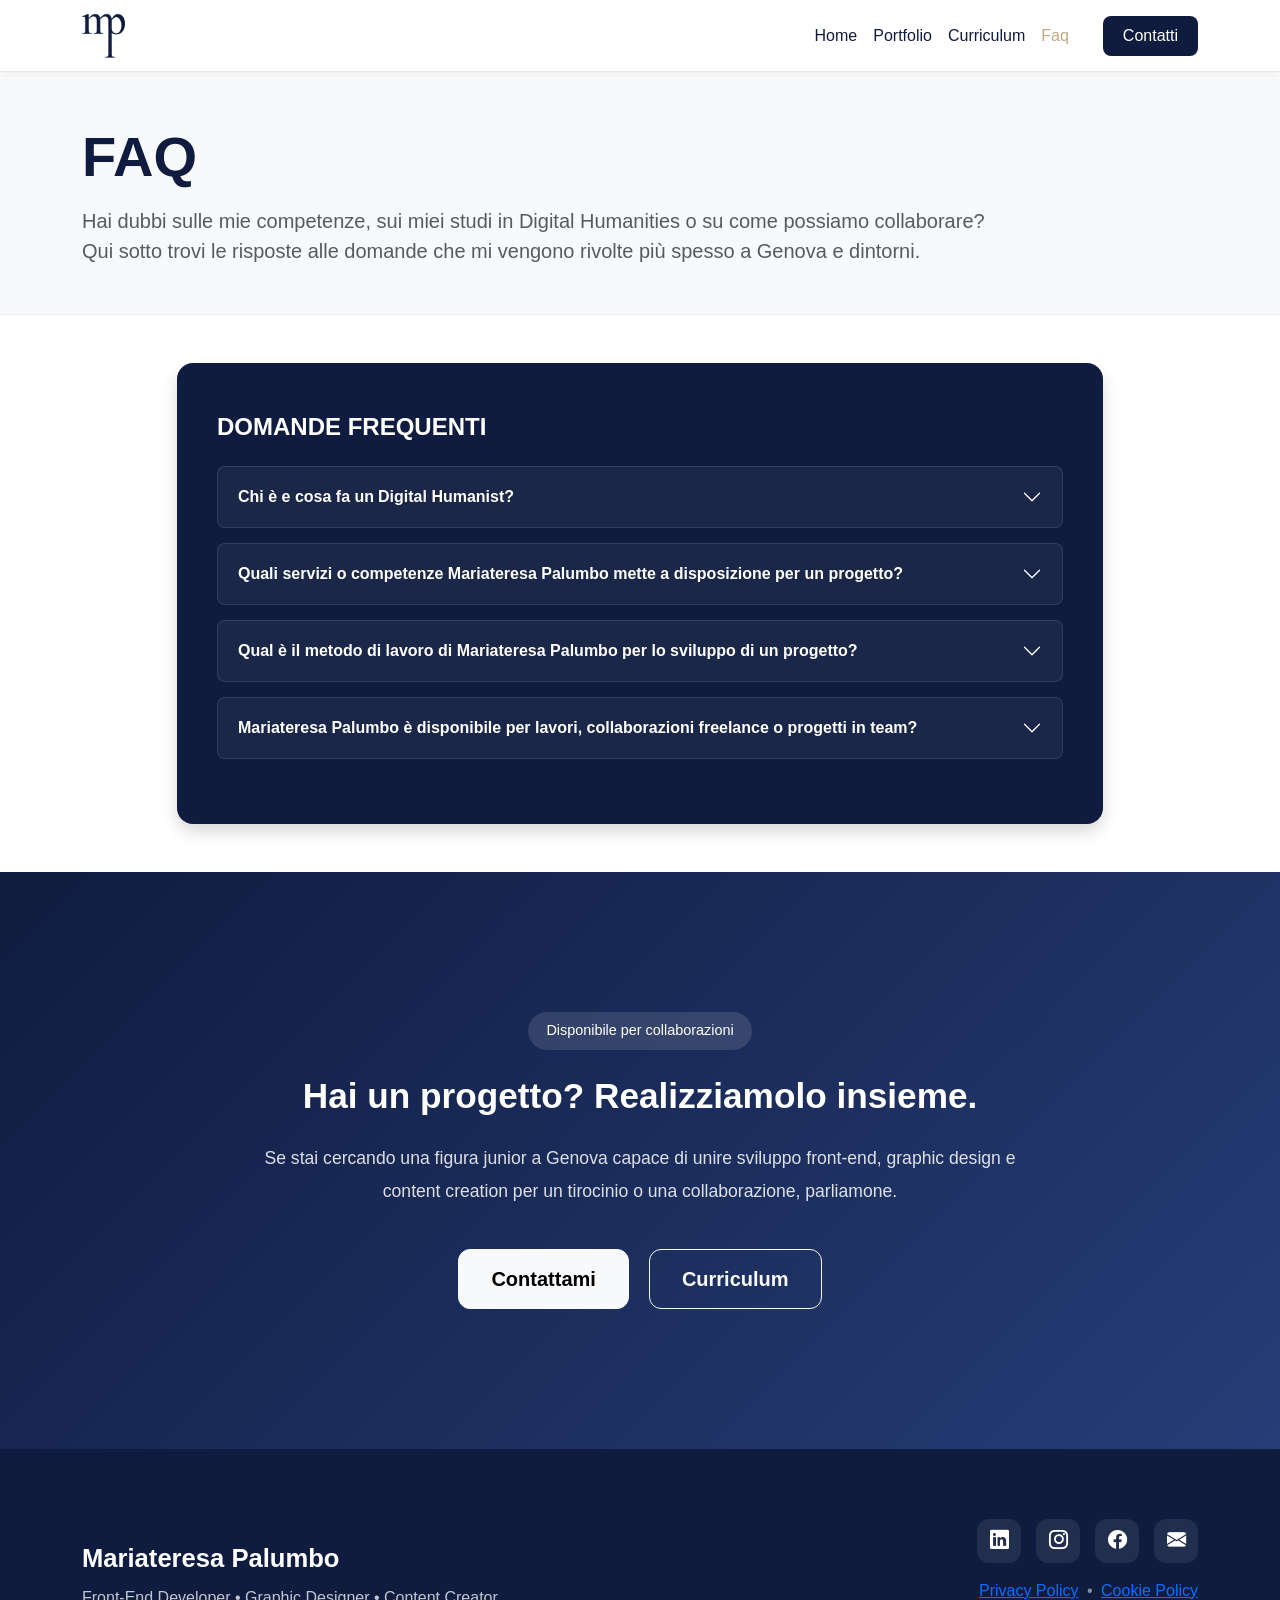
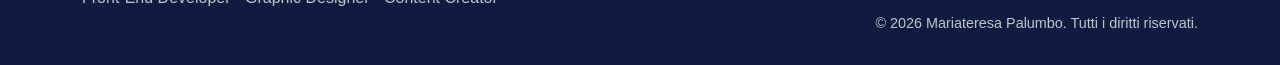
<file: faq.html>
<!DOCTYPE html>
<html lang="it" prefix="og: https://ogp.me/ns#">
<head>
    
    <meta charset="UTF-8">
    <meta name="viewport" content="width=device-width, initial-scale=1.0">
    <title>Domande Frequenti (FAQ) | Mariateresa Palumbo - Digital Humanist Genova</title>
    <meta name="description" content="Risposte alle domande più frequenti su competenze, servizi e metodo di lavoro di Mariateresa Palumbo, Digital Humanist e Web Designer a Genova.">
    
    <meta name="robots" content="follow, index, max-snippet:-1, max-video-preview:-1, max-image-preview:large">
    <link rel="canonical" href="https://www.mariateresapalumbo.it/faq.html">
    
   
    
    
    <meta property="og:locale" content="it_IT">
    <meta property="og:title" content="Domande Frequenti FAQ | Mariateresa Palumbo - Digital Humanist Genova">
    <meta property="og:description" content="Scopri di più sulla figura del Digital Humanist e sul metodo di lavoro e le competenze di Mariateresa Palumbo, Digital Humanist basata a Genova.">
    <meta property="og:image" content="https://www.mariateresapalumbo.it/img/logo_sitopersonale.webp">
    <meta property="og:url" content="https://www.mariateresapalumbo.it/faq.html">
    <meta property="og:type" content="website">
    
    <meta name="twitter:card" content="summary_large_image">
    <meta name="twitter:title" content="Domande Frequenti (FAQ) | Mariateresa Palumbo - Digital Humanist Genova">
    <meta name="twitter:description" content="Scopri di più sulla figura del Digital Humanist e sul metodo di lavoro e le competenze di Mariateresa Palumbo, Digital Humanist basata a Genova.">
    
    <link rel="icon" href="img/favicon.png" type="image/png">

    <script type="application/ld+json">
{
  "@context": "https://schema.org",
  "@graph": [
    {
      "@type": "Article",
      "@id": "https://www.mariateresapalumbo.it/faq.html#article",
      "headline": "Domande Frequenti (FAQ) | Mariateresa Palumbo",
      "description": "Risposte alle domande più frequenti su competenze, servizi e metodo di lavoro di Mariateresa Palumbo, Digital Humanist e Web Designer a Genova.",
      "image": "https://www.mariateresapalumbo.it/img/profilo_me.webp",
      "datePublished": "2026-07-07T09:00:00+02:00",
      "dateModified": "2026-07-09T20:15:00+02:00",
      "inLanguage": "it-IT",
      "mainEntityOfPage": "https://www.mariateresapalumbo.it/faq.html",
      "author": {
        "@type": "Person",
        "name": "Mariateresa Palumbo",
        "url": "https://www.mariateresapalumbo.it",
        "jobTitle": "Digital Humanist & Front-End Developer",
        "knowsAbout": [
          "Digital Humanities",
          "Front-End Development",
          "HTML5 & CSS3",
          "Bootstrap Framework",
          "Graphic Design",
          "Content Creation",
          "Social Media Management",
          "Visual Design"
        ]
      },
      "publisher": {
        "@id": "https://www.mariateresapalumbo.it/#organization"
      }
    },
    {
      "@type": "FAQPage",
      "@id": "https://www.mariateresapalumbo.it/faq.html#faqpage",
      "url": "https://www.mariateresapalumbo.it/faq.html",
      "name": "Domande Frequenti (FAQ) | Mariateresa Palumbo",
      "isPartOf": {
        "@id": "https://www.mariateresapalumbo.it/#website"
      },
      "mainEntityOfPage": {
        "@id": "https://www.mariateresapalumbo.it/faq.html#article"
      },
      "mainEntity": [
        {
          "@type": "Question",
          "name": "Chi è e cosa fa un Digital Humanist?",
          "acceptedAnswer": {
            "@type": "Answer",
            "text": "Il Digital Humanist (o Umanista Digitale) è una figura professionale ibrida che fa da ponte tra la cultura umanistica e le nuove tecnologie. Non si occupa solo di programmazione o web design fine a se stesso, ma progetta sistemi, contenuti e interfacce digitali mettendo al centro la comunicazione, la cultura e l'esperienza dell'utente. Nel mio caso, unisco lo studio dei media alla produzione digitale creativa."
          }
        },
        {
          "@type": "Question",
          "name": "Quali servizi o competenze Mariateresa Palumbo mette a disposizione per un progetto?",
          "acceptedAnswer": {
            "@type": "Answer",
            "text": "Le mie competenze principali ruotano attorno a tre macro-aree: Web Design (progettazione di interfacce grafiche su Figma e sviluppo di siti web utilizzando HTML, CSS, Bootstrap e WordPress), Video Editing e Post-produzione (montaggio di interviste, video promozionali e contenuti multimediali strutturati per i canali social con DaVinci Resolve) e Grafica e Content Creation (ideazione di layout editoriali, fotoritocco e grafiche destinate ai canali digitali tramite la Suite Adobe e Canva)."
          }
        },
        {
          "@type": "Question",
          "name": "Qual è il metodo di lavoro di Mariateresa Palumbo per lo sviluppo di un progetto?",
          "acceptedAnswer": {
            "@type": "Answer",
            "text": "Seguo un approccio strutturato diviso in tre fasi. Inizio con la ricerca e l'analisi delle necessità comunicative per raccogliere idee e definire lo stile. Successivamente passo alla progettazione visiva, creando bozze grafiche o prototipi su strumenti come Figma. Infine, mi occupo della produzione tecnica vera e propria, che sia lo sviluppo del codice web (HTML/CSS) o il montaggio e l'editing dei materiali video."
          }
        },
        {
          "@type": "Question",
          "name": "Mariateresa Palumbo è disponibile per lavori, collaborazioni freelance o progetti in team?",
          "acceptedAnswer": {
            "@type": "Answer",
            "text": "Assolutamente sì! Sono sempre aperta a nuove opportunità lavorative, progetti stimolanti e collaborazioni con agenzie di comunicazione o studi grafici. Lavoro molto volentieri in team. Puoi scrivermi direttamente tramite la sezione Contatti o via mail a info@mariateresapalumbo.it."
          }
        }
      ]
    },
    {
      "@type": "Organization",
      "@id": "https://www.mariateresapalumbo.it/#organization",
      "name": "Mariateresa Palumbo",
      "url": "https://www.mariateresapalumbo.it",
       "logo": {
        "@type": "ImageObject",
        "@id": "https://www.mariateresapalumbo.it/#logo",
        "url": "https://www.mariateresapalumbo.it/img/logo_sitopersonale.webp",
        "caption": "Logo Mariateresa Palumbo"
      },
      "image": "https://www.mariateresapalumbo.it/img/profilo_me.webp",
      "address": {
        "@type": "PostalAddress",
        "streetAddress": "Cornigliano",
        "postalCode": "16152",
        "addressLocality": "Genova",
        "addressRegion": "Liguria",
        "addressCountry": "IT"
      },
      "sameAs": [
        "https://www.linkedin.com/in/mariateresa-palumbo-a292502a2/",
        "https://www.instagram.com/maripalumbo.it/",
        "https://www.facebook.com/profile.php?id=100085753847292"
      ]
    },
    {
      "@type": "WebSite",
      "@id": "https://www.mariateresapalumbo.it/#website",
      "url": "https://www.mariateresapalumbo.it",
      "name": "Mariateresa Palumbo",
      "publisher": {
        "@id": "https://www.mariateresapalumbo.it/#organization"
      },
      "inLanguage": "it-IT"
    }
  ]
}
</script>
    
    
     <script defer type="text/javascript" src="https://embeds.iubenda.com/widgets/c6013dd1-7133-4123-83e5-796165adba0d.js"></script>
    <script async src="https://www.googletagmanager.com/gtag/js?id=G-FH8F1QGST9"></script>
    <script>
      window.dataLayer = window.dataLayer || [];
      function gtag(){dataLayer.push(arguments);}
      gtag('js', new Date());
      gtag('config', 'G-FH8F1QGST9');
    </script>
    
    
    
   
<link rel="preload" href="https://cdn.jsdelivr.net/npm/bootstrap-icons@1.11.3/font/fonts/bootstrap-icons.woff2" as="font" type="font/woff2" crossorigin>

<link href="bootstrap.min.css" rel="stylesheet">


<link rel="stylesheet" href="https://cdn.jsdelivr.net/npm/bootstrap-icons@1.11.3/font/bootstrap-icons.min.css" media="print" onload="this.media='all'">
<noscript><link rel="stylesheet" href="https://cdn.jsdelivr.net/npm/bootstrap-icons@1.11.3/font/bootstrap-icons.min.css"></noscript>


<link rel="stylesheet" href="styles.css">
    
</head>
<body>

   <nav class="navbar navbar-expand-lg navbar-light navbar-personalizzata fixed-top shadow-sm">
        <div class="container">
           
            <a class="navbar-brand fw-bold" href="index.html">
                <img src="img/logo_sitopersonale.webp" alt="Logo MP Mariateresa Palumbo - Digital Humanist e Web Designer Genova" class="navbar-logo">
            </a>
            
          
            <button class="navbar-toggler" type="button" data-bs-toggle="offcanvas" data-bs-target="#navigazionePrincipale" aria-controls="navigazionePrincipale" aria-label="Attiva navigazione">
                <span class="navbar-toggler-icon"></span>
            </button>

            
            <div class="offcanvas offcanvas-end w-100 bg-menu-mobile" tabindex="-1" id="navigazionePrincipale" aria-labelledby="navigazionePrincipaleLabel">
                
               
                <div class="offcanvas-header justify-content-end d-lg-none">
                    <button type="button" class="btn-close btn-close-white" data-bs-dismiss="offcanvas" aria-label="Close"></button>
                </div>

                
                <div class="offcanvas-body align-items-center">
                    <ul class="navbar-nav ms-auto mb-2 mb-lg-0 fw-medium text-center w-100 justify-content-lg-end align-items-center">
                        <li class="nav-item py-2 py-lg-0">
                            <a class="nav-link link-mobile-white" href="index.html">Home</a>
                        </li>
                        <li class="nav-item py-2 py-lg-0">
                            <a class="nav-link link-mobile-white" href="portfolio.html">Portfolio</a>
                        </li>
                        <li class="nav-item py-2 py-lg-0">
                            <a class="nav-link link-mobile-white" href="curriculum.html">Curriculum</a>
                        </li>
                        <li class="nav-item py-2 py-lg-0">
                           
                            <a class="nav-link active link-mobile-white" aria-current="page" href="faq.html">Faq</a>
                        </li>
                        <li class="nav-item py-2 py-lg-0 ps-lg-3">
                            <a class="btn btn-nav-contatti btn-mobile-white" href="contatti.html">Contatti</a>
                        </li>
                    </ul>
                </div>
            </div>
        </div>
    </nav>
    <header class="py-5 bg-light" style="border-bottom: 1px solid rgba(15, 28, 63, 0.05);">
        <div class="container text-center text-lg-start">
            <h1 class="display-4 fw-bold mb-3 testo-blu-scuro">FAQ</h1>
            <p class="lead text-muted mb-0">
                Hai dubbi sulle mie competenze, sui miei studi in Digital Humanities o su come possiamo collaborare?<br>
                Qui sotto trovi le risposte alle domande che mi vengono rivolte più spesso a Genova e dintorni.
            </p>
        </div>
    </header>

<main class="py-5 bg-white">
        <div class="container">
            <div class="row justify-content-center">
                <div class="col-lg-10">
                    
                    <div class="blocco-faq-blu shadow">
                        <h2 class="h4 fw-bold text-white text-uppercase tracking-wider mb-4">Domande Frequenti</h2>
                        
                        <div class="accordion accordion-personalizzato" id="accordionFaq">

                            <div class="accordion-item">
                                <h2 class="accordion-header" id="headingUno">
                                   
                                    <button class="accordion-button collapsed" type="button" data-bs-toggle="collapse" data-bs-target="#collapseUno" aria-expanded="false" aria-controls="collapseUno">
                                        <span class="w-100">
                                            Chi è e cosa fa un<span class="testo-oro-custom ms-1">Digital Humanist</span>?
                                        </span>
                                    </button>
                                </h2>
                                
                                <div id="collapseUno" class="accordion-collapse collapse" role="region" aria-labelledby="headingUno" data-bs-parent="#accordionFaq">
                                    <div class="accordion-body">
                                        Il <strong>Digital Humanist</strong> (o Umanista Digitale) è una figura professionale ibrida che fa da ponte tra la cultura umanistica e le nuove tecnologie. Non si occupa solo di programmazione o web design fine a se stesso, ma progetta sistemi, contenuti e interfacce digitali mettendo al centro la comunicazione, la cultura e l'esperienza dell'utente. Nel mio caso, unisco lo studio dei media alla produzione digitale creativa.
                                    </div>
                                </div>
                            </div>

                            <div class="accordion-item">
                                <h2 class="accordion-header" id="headingDue">
                                    <button class="accordion-button collapsed" type="button" data-bs-toggle="collapse" data-bs-target="#collapseDue" aria-expanded="false" aria-controls="collapseDue">
                                        Quali servizi o competenze Mariateresa Palumbo mette a disposizione per un progetto?
                                    </button>
                                </h2>
                                <div id="collapseDue" class="accordion-collapse collapse" role="region" aria-labelledby="headingDue" data-bs-parent="#accordionFaq">
                                    <div class="accordion-body">
                                        Le mie competenze principali ruotano attorno a tre macro-aree:
                                        <ul class="mt-2 mb-0 ps-3">
                                            <li><strong>Web Design:</strong> Progettazione di interfacce grafiche su Figma e sviluppo di siti web utilizzando HTML, CSS, Bootstrap e WordPress.</li>
                                            <li><strong>Video Editing &amp; Post-produzione:</strong> Montaggio di interviste, video promozionali e contenuti multimediali strutturati per i canali social con DaVinci Resolve.</li>
                                            <li><strong>Grafica &amp; Content Creation:</strong> Ideazione di layout editoriali, fotoritocco e grafiche destinate ai canali digitali tramite la Suite Adobe (Photoshop, Illustrator, InDesign) e Canva.</li>
                                        </ul>
                                    </div>
                                </div>
                            </div>

                            <div class="accordion-item">
                                <h2 class="accordion-header" id="headingTre">
                                    <button class="accordion-button collapsed" type="button" data-bs-toggle="collapse" data-bs-target="#collapseTre" aria-expanded="false" aria-controls="collapseTre">
                                        Qual è il metodo di lavoro di Mariateresa Palumbo per lo sviluppo di un progetto?
                                    </button>
                                </h2>
                                <div id="collapseTre" class="accordion-collapse collapse" role="region" aria-labelledby="headingTre" data-bs-parent="#accordionFaq">
                                    <div class="accordion-body">
                                        Seguo un approccio strutturato diviso in tre fasi. Inizio con la <strong>ricerca e l'analisi</strong> delle necessità comunicative per raccogliere idee e definire lo stile. Successivamente passo alla <strong>progettazione visiva</strong>, creando bozze grafiche o prototipi su strumenti come Figma. Infine, mi occupo della <strong>produzione tecnica</strong> vera e propria, che sia lo sviluppo del codice web (HTML/CSS) o il montaggio e l'editing dei materiali video.
                                    </div>
                                </div>
                            </div>

                            <div class="accordion-item">
                                <h2 class="accordion-header" id="headingQuattro">
                                    <button class="accordion-button collapsed" type="button" data-bs-toggle="collapse" data-bs-target="#collapseQuattro" aria-expanded="false" aria-controls="collapseQuattro">
                                        Mariateresa Palumbo è disponibile per lavori, collaborazioni freelance o progetti in team?
                                    </button>
                                </h2>
                                <div id="collapseQuattro" class="accordion-collapse collapse" role="region" aria-labelledby="headingQuattro" data-bs-parent="#accordionFaq">
                                    <div class="accordion-body">
                                        Assolutamente sì! Sono sempre aperta a nuove opportunità lavorative, progetti stimolanti e collaborazioni con agenzie di comunicazione o studi grafici. Lavoro molto volentieri in team. Puoi scrivermi direttamente tramite la sezione <a href="contatti.html" class="testo-oro-custom text-decoration-none fw-bold">Contatti</a> o via mail a <em>info@mariateresapalumbo.it</em>.
                                    </div>
                                </div>
                            </div>

                        </div>
                    </div>
                </div>
            </div>
        </div>
    </main>
    
    
    
        <section class="cta-home">
        <div class="container">
            <div class="cta-box">
                <span class="section-label light">Disponibile per collaborazioni</span>
                <h2>Hai un progetto? Realizziamolo insieme.</h2>
                <p>Se stai cercando una figura junior a Genova capace di unire sviluppo front-end, graphic design e content creation per un tirocinio o una collaborazione, parliamone.</p>
       
                <div class="cta-buttons">
                    <a href="contatti.html" class="btn btn-light btn-lg"> Contattami </a>
                    <a href="curriculum.html" class="btn btn-outline-light btn-lg"> Curriculum </a>
                </div>
            </div>
        </div>
    </section>
    

     <footer class="pie-di-pagina">
    <div class="container">
        <div class="row gy-4 align-items-center">
            
            
            <div class="col-lg-6 text-center text-lg-start">
                <h3>Mariateresa Palumbo</h3>
                <p>Front-End Developer • Graphic Designer • Content Creator</p>
            </div>

           
            <div class="col-lg-6 text-center text-lg-end">
                
                
                <div class="footer-social d-flex justify-content-center justify-content-lg-end mb-3">
                    <a href="https://www.linkedin.com/in/mariateresa-palumbo-a292502a2/" target="_blank" aria-label="Profilo LinkedIn di Mariateresa Palumbo">
                        <i class="bi bi-linkedin"></i>
                    </a>
                    <a href="https://www.instagram.com/maripalumbo.it/" target="_blank" aria-label="Profilo Instagram di Mariateresa Palumbo">
                        <i class="bi bi-instagram"></i>
                    </a>
                    <a href="https://www.facebook.com/profile.php?id=100085753847292" target="_blank" aria-label="Profilo Facebook di Mariateresa Palumbo">
                        <i class="bi bi-facebook"></i>
                    </a>
                    <a href="mailto:info@mariateresapalumbo.it" aria-label="Mail di Mariateresa Palumbo">
                        <i class="bi bi-envelope-fill"></i>
                    </a>
                </div>

                
                <div class="footer-legal mb-2">
                    <a href="https://www.iubenda.com/privacy-policy/55834810" class="iubenda-white iubenda-noframe iubenda-embed" title="Privacy Policy ">Privacy Policy</a><script type="text/javascript">(function (w,d) {var loader = function () {var s = d.createElement("script"), tag = d.getElementsByTagName("script")[0]; s.src="https://cdn.iubenda.com/iubenda.js"; tag.parentNode.insertBefore(s,tag);}; if(w.addEventListener){w.addEventListener("load", loader, false);}else if(w.attachEvent){w.attachEvent("onload", loader);}else{w.onload = loader;}})(window, document);</script>
                    
                    <span class="text-white-50 mx-1">•</span>
                    
                    <a href="https://www.iubenda.com/privacy-policy/55834810/cookie-policy" class="iubenda-white iubenda-noframe iubenda-embed" title="Cookie Policy ">Cookie Policy</a><script type="text/javascript">(function (w,d) {var loader = function () {var s = d.createElement("script"), tag = d.getElementsByTagName("script")[0]; s.src="https://cdn.iubenda.com/iubenda.js"; tag.parentNode.insertBefore(s,tag);}; if(w.addEventListener){w.addEventListener("load", loader, false);}else if(w.attachEvent){w.attachEvent("onload", loader);}else{w.onload = loader;}})(window, document);</script>
                </div>

                
                <p class="copyright">© 2026 Mariateresa Palumbo. Tutti i diritti riservati.</p>
            </div>

        </div>
    </div>
</footer>

    <script src="https://cdn.jsdelivr.net/npm/bootstrap@5.3.2/dist/js/bootstrap.bundle.min.js"></script>
</body>
</html>
</file>
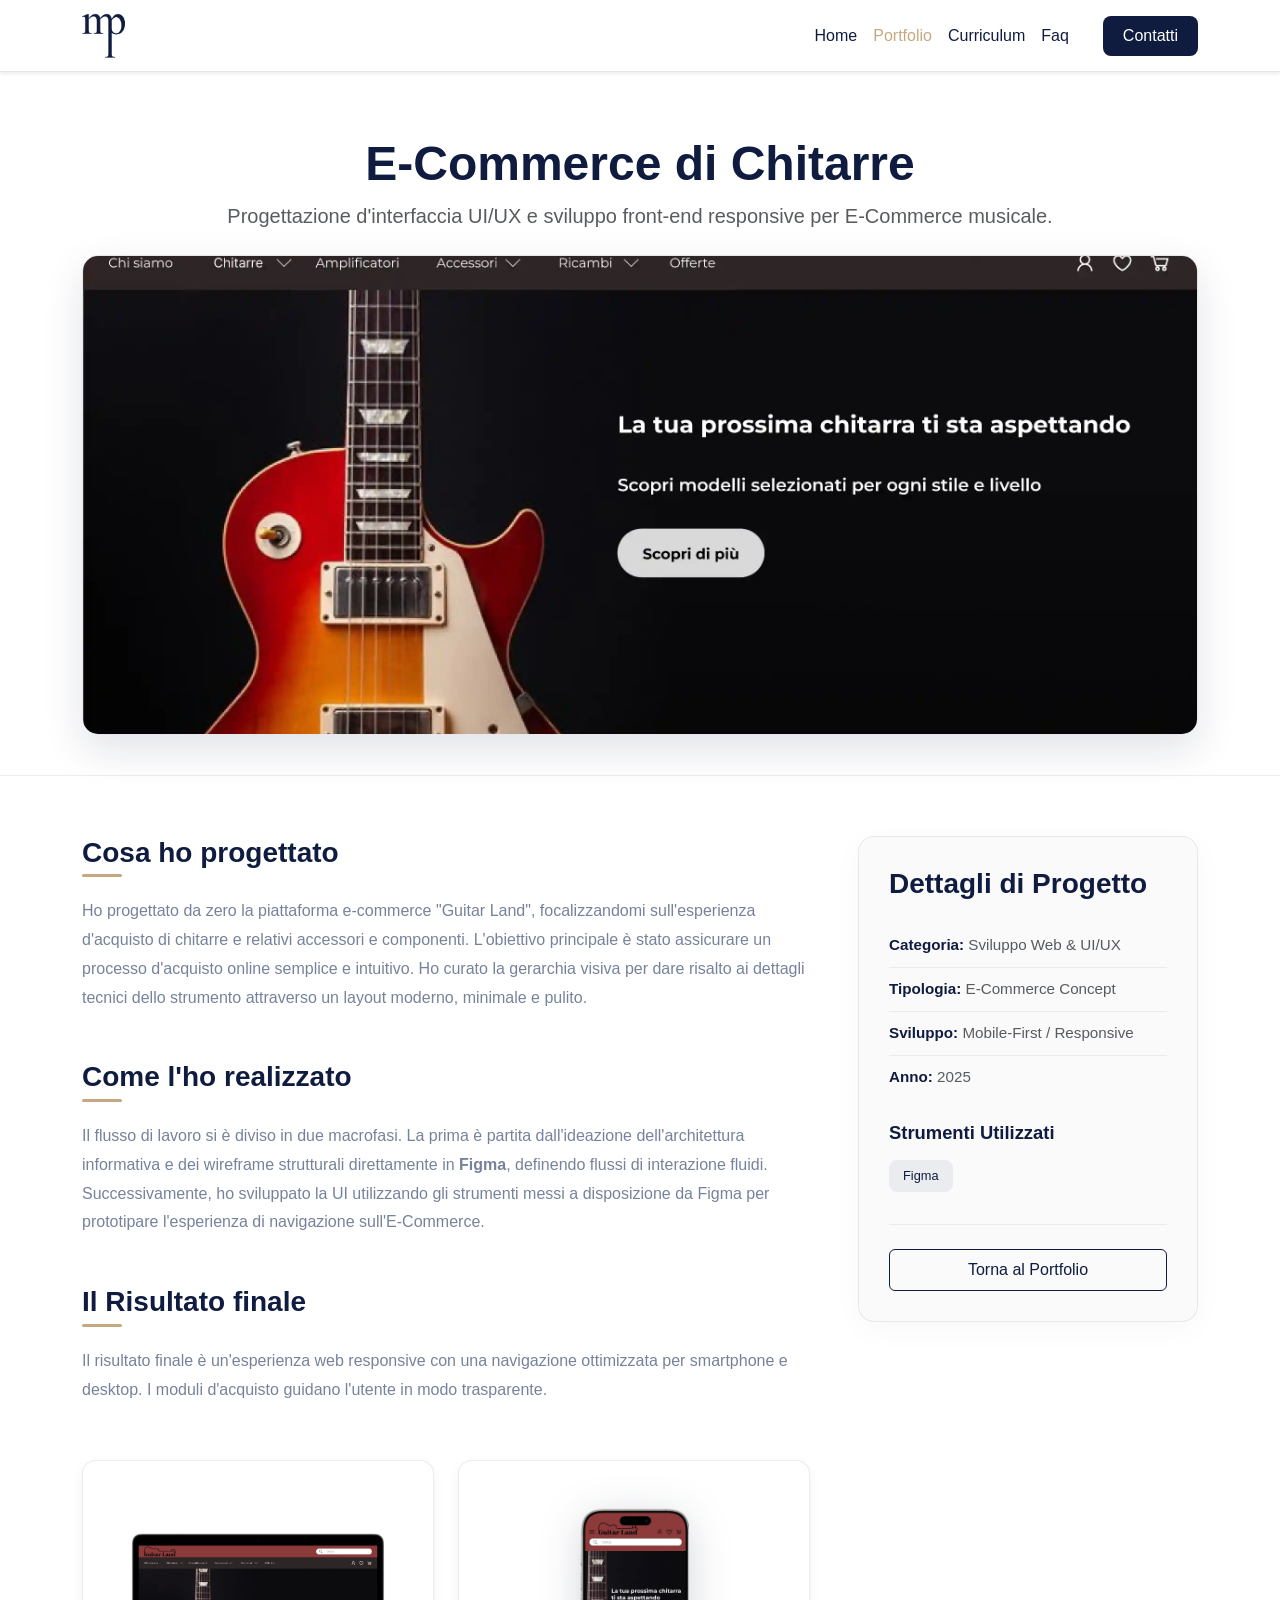
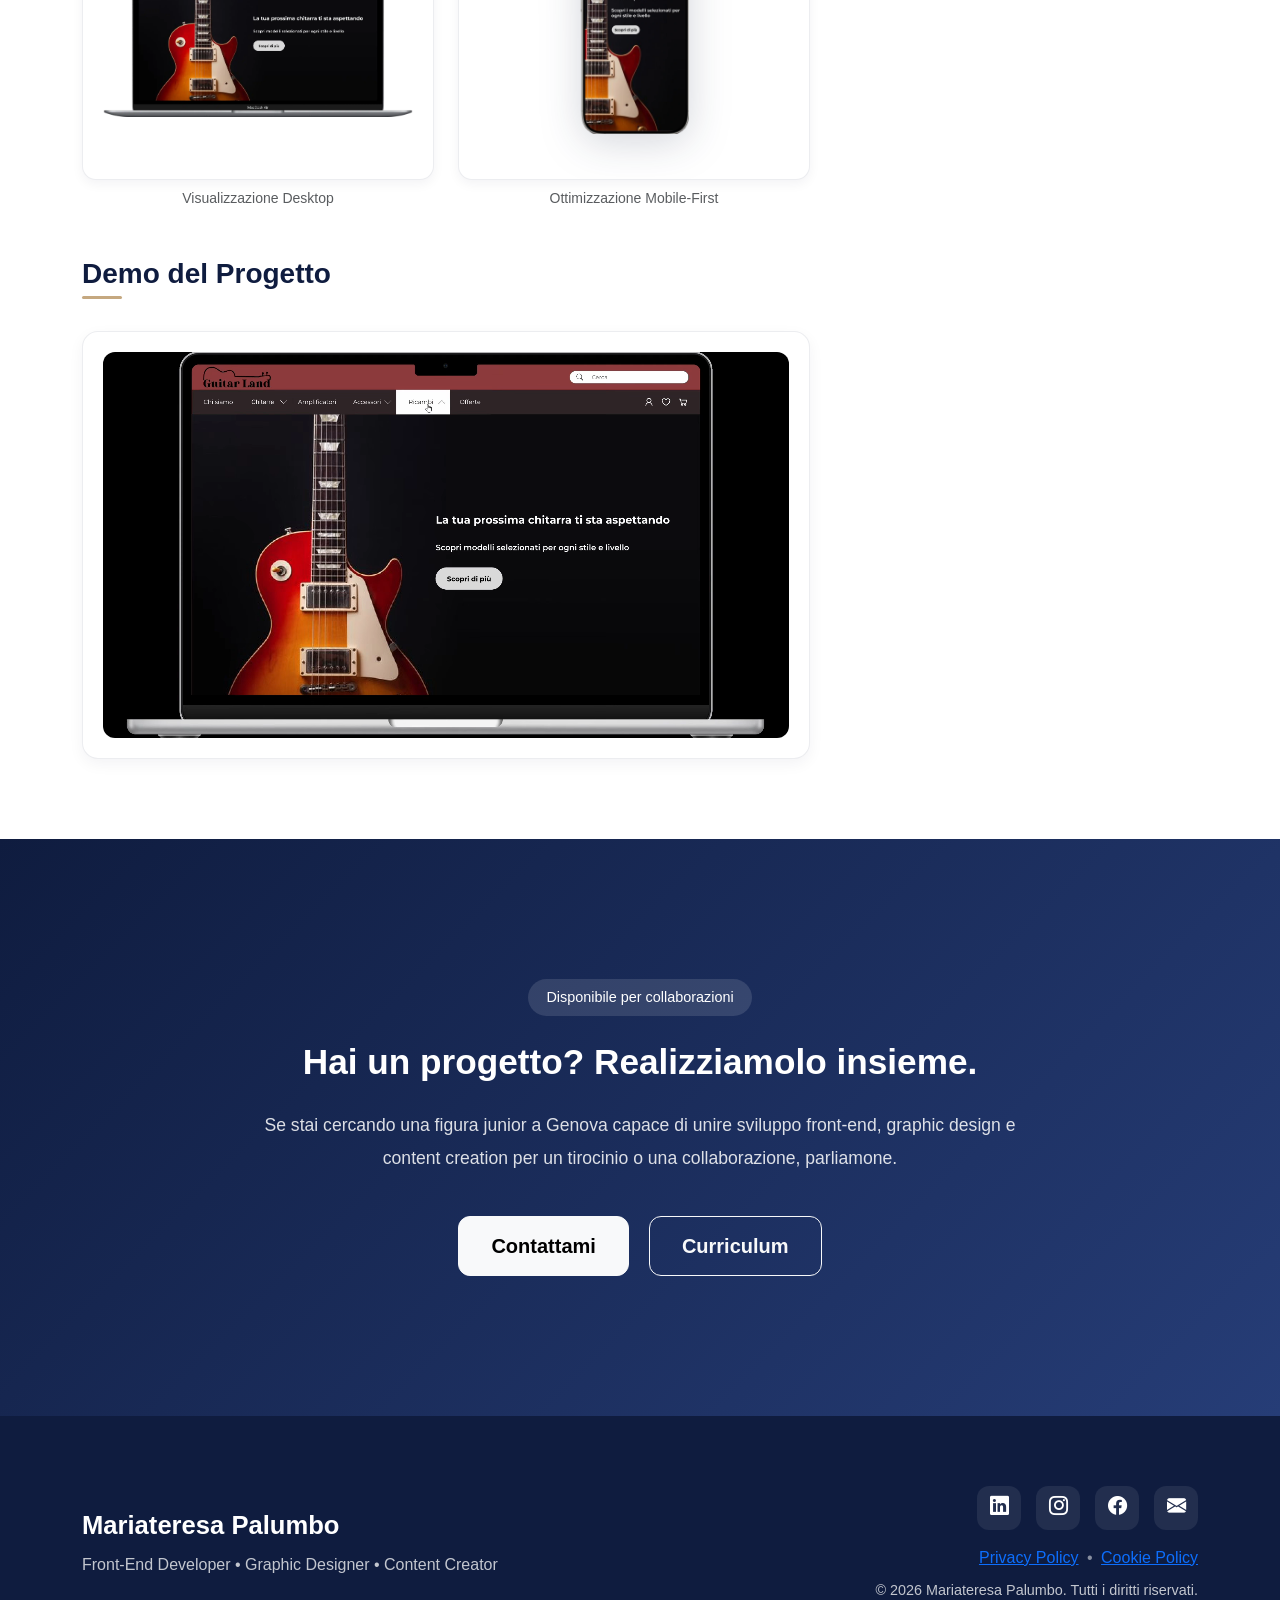
<file: figma.html>
<!DOCTYPE html>
<html lang="it" prefix="og: https://ogp.me/ns#">
<head>
     
    <meta charset="UTF-8">
    <meta name="viewport" content="width=device-width, initial-scale=1.0">
    
    
    
    
    <title>Progetto UI/UX E-Commerce Figma | Mariateresa Palumbo</title>
    <meta name="description" content="Case study del progetto di interfaccia UI/UX per l'E-Commerce di chitarre Guitar Land. Interfaccia responsive e prototipazione avanzata su Figma.">
   
    <link rel="canonical" href="https://www.mariateresapalumbo.it/figma.html">
    <meta name="robots" content="index, follow, max-snippet:-1, max-video-preview:-1, max-image-preview:large">

   
    <meta property="og:type" content="article">
    <meta property="og:title" content="Progetto UI/UX E-Commerce Chitarre Figma | Mariateresa Palumbo">
    <meta property="og:description" content="Scopri il processo di prototipazione e design d'interfaccia responsive realizzato per l'e-commerce Guitar Land di Mariateresa Palumbo in Figma.">
    <meta property="og:url" content="https://www.mariateresapalumbo.it/figma.html">
    <meta property="og:image" content="https://www.mariateresapalumbo.it/img/anteprima_chitarre.webp">
    <meta property="og:site_name" content="Mariateresa Palumbo">

   
    <meta name="twitter:card" content="summary_large_image">
    <meta name="twitter:title" content="Progetto UI/UX E-Commerce Chitarre Figma | Mariateresa Palumbo">
    <meta name="twitter:description" content="Scopri il processo di prototipazione e design d'interfaccia responsive realizzato per l'e-commerce Guitar Land di Mariateresa Palumbo in Figma.">
    <meta name="twitter:image" content="https://www.mariateresapalumbo.it/img/anteprima_chitarre.webp">


  <link rel="icon" href="img/favicon.png" type="image/png">

<script type="application/ld+json">
{
  "@context": "https://schema.org",
  "@graph": [
    {
      "@type": "Person",
      "@id": "https://www.mariateresapalumbo.it/#person",
      "name": "Mariateresa Palumbo",
      "jobTitle": "Digital Humanist & Web Designer",
      "url": "https://www.mariateresapalumbo.it",
      "email": "info@mariateresapalumbo.it",
      "sameAs": [
        "https://www.linkedin.com/in/mariateresa-palumbo-a292502a2/",
        "https://www.instagram.com/maripalumbo.it/",
        "https://www.facebook.com/profile.php?id=100085753847292"
      ],
      "address": {
        "@type": "PostalAddress",
        "streetAddress": "Cornigliano",
        "postalCode": "16152",
        "addressLocality": "Genova",
        "addressRegion": "Liguria",
        "addressCountry": "IT"
      }
    },
    {
      "@type": "Organization",
      "@id": "https://www.mariateresapalumbo.it/#organization",
      "name": "Mariateresa Palumbo",
      "url": "https://www.mariateresapalumbo.it",
      "logo": {
        "@type": "ImageObject",
        "@id": "https://www.mariateresapalumbo.it/#logo",
        "url": "https://www.mariateresapalumbo.it/img/logo_sitopersonale.webp",
        "caption": "Logo Mariateresa Palumbo"
      },
      "image": "https://www.mariateresapalumbo.it/img/profilo_me.webp",
      "address": {
        "@type": "PostalAddress",
        "streetAddress": "Cornigliano",
        "postalCode": "16152",
        "addressLocality": "Genova",
        "addressRegion": "Liguria",
        "addressCountry": "IT"
      }
    },
    {
      "@type": "WebSite",
      "@id": "https://www.mariateresapalumbo.it/#website",
      "url": "https://www.mariateresapalumbo.it",
      "name": "Mariateresa Palumbo",
      "alternateName": "Mari Palumbo",
      "publisher": {
        "@id": "https://www.mariateresapalumbo.it/#organization"
      },
      "inLanguage": "it-IT"
    },
    {
      "@type": "ImageObject",
      "@id": "https://www.mariateresapalumbo.it/img/anteprima_chitarre.webp",
      "url": "https://www.mariateresapalumbo.it/img/anteprima_chitarre.webp",
      "caption": "Anteprima Mockup E-Commerce Chitarre Figma - Mariateresa Palumbo",
      "inLanguage": "it-IT"
    },
    {
      "@type": "WebPage",
      "@id": "https://www.mariateresapalumbo.it/figma.html#webpage",
      "url": "https://www.mariateresapalumbo.it/figma.html",
      "name": "Progetto UI/UX E-Commerce Chitarre Figma - Mariateresa Palumbo",
      "datePublished": "2025-01-15T10:00:00+01:00",
      "dateModified": "2026-07-09T21:20:00+02:00",
      "isPartOf": {
        "@id": "https://www.mariateresapalumbo.it/#website"
      },
      "primaryImageOfPage": {
        "@id": "https://www.mariateresapalumbo.it/img/anteprima_chitarre.webp"
      },
      "description": "Case study del progetto di interfaccia UI/UX per l'E-Commerce di chitarre Guitar Land di Mariateresa Palumbo realizzato con Figma.",
      "inLanguage": "it-IT"
    },
    {
      "@type": "Article",
      "@id": "https://www.mariateresapalumbo.it/figma.html#article",
      "headline": "Progettazione d'interfaccia UI/UX e sviluppo front-end responsive per E-Commerce musicale",
      "description": "Case study del progetto di interfaccia UI/UX per l'E-Commerce di chitarre Guitar Land di Mariateresa Palumbo realizzato con Figma.",
      "datePublished": "2025-01-15T10:00:00+01:00",
      "dateModified": "2026-07-09T21:20:00+02:00",
      "mainEntityOfPage": "https://www.mariateresapalumbo.it/figma.html",
      "image": "https://www.mariateresapalumbo.it/img/anteprima_chitarre.webp",
      "author": {
        "@id": "https://www.mariateresapalumbo.it/#person"
      },
      "publisher": {
        "@id": "https://www.mariateresapalumbo.it/#organization"
      },
      "inLanguage": "it-IT"
    },
    {
      "@type": "SoftwareApplication",
      "@id": "https://www.mariateresapalumbo.it/figma.html#software",
      "name": "Figma",
      "applicationCategory": "DesignApplication",
      "operatingSystem": "Web, Windows, macOS",
      "publisher": {
        "@type": "Organization",
        "name": "Figma Inc."
      }
    },
    {
      "@type": "WebApplication",
      "@id": "https://www.mariateresapalumbo.it/figma.html#uxdesign",
      "name": "Progettazione UX Guitar Land",
      "applicationCategory": "BusinessApplication",
      "operatingSystem": "All",
      "browserRequirements": "Requires HTML5 compatible browser",
      "author": {
        "@id": "https://www.mariateresapalumbo.it/#person"
      }
    }
  ]
}
</script>
    
    
    <script defer type="text/javascript" src="https://embeds.iubenda.com/widgets/c6013dd1-7133-4123-83e5-796165adba0d.js"></script>
    <script async src="https://www.googletagmanager.com/gtag/js?id=G-FH8F1QGST9"></script>
    <script>
      window.dataLayer = window.dataLayer || [];
      function gtag(){dataLayer.push(arguments);}
      gtag('js', new Date());
      gtag('config', 'G-FH8F1QGST9');
    </script>
    
   
<link rel="preload" href="https://cdn.jsdelivr.net/npm/bootstrap-icons@1.11.3/font/fonts/bootstrap-icons.woff2" as="font" type="font/woff2" crossorigin>


<link href="bootstrap.min.css" rel="stylesheet">


<link rel="stylesheet" href="https://cdn.jsdelivr.net/npm/bootstrap-icons@1.11.3/font/bootstrap-icons.min.css" media="print" onload="this.media='all'">
<noscript><link rel="stylesheet" href="https://cdn.jsdelivr.net/npm/bootstrap-icons@1.11.3/font/bootstrap-icons.min.css"></noscript>


<link rel="stylesheet" href="styles.css">
    
</head>
<body>

    <nav class="navbar navbar-expand-lg navbar-personalizzata fixed-top shadow-sm">
    <div class="container">
       
        <a class="navbar-brand fw-bold" href="/">
            <img src="img/logo_sitopersonale.webp" alt="Logo MP Mariateresa Palumbo - Digital Humanist e Web Designer Genova" class="navbar-logo">
        </a>
        
        
        <button class="navbar-toggler" type="button" data-bs-toggle="offcanvas" data-bs-target="#navigazionePrincipale" aria-controls="navigazionePrincipale" aria-label="Attiva navigazione">
            <span class="navbar-toggler-icon"></span>
        </button>

       
        <div class="offcanvas offcanvas-end w-100 bg-menu-mobile" tabindex="-1" id="navigazionePrincipale" aria-labelledby="navigazionePrincipaleLabel">
            
          
            <div class="offcanvas-header justify-content-end d-lg-none">
                <button type="button" class="btn-close btn-close-white" data-bs-dismiss="offcanvas" aria-label="Close"></button>
            </div>

           
            <div class="offcanvas-body align-items-center">
                <ul class="navbar-nav ms-auto mb-2 mb-lg-0 fw-medium text-center w-100 justify-content-lg-end align-items-center">
                    <li class="nav-item py-2 py-lg-0">
                        <a class="nav-link link-mobile-white" href="/">Home</a>
                    </li>
                    <li class="nav-item py-2 py-lg-0">
                       
                        <a class="nav-link active link-mobile-white" aria-current="page" href="portfolio.html">Portfolio</a>
                    </li>
                    <li class="nav-item py-2 py-lg-0">
                        <a class="nav-link link-mobile-white" href="curriculum.html">Curriculum</a>
                    </li>
                    <li class="nav-item py-2 py-lg-0">
                        <a class="nav-link link-mobile-white" href="faq.html">Faq</a>
                    </li>
                    <li class="nav-item py-2 py-lg-0 ps-lg-3">
                        <a class="btn btn-nav-contatti btn-mobile-white" href="contatti.html">Contatti</a>
                    </li>
                </ul>
            </div>
        </div>
    </div>
</nav>
    
    
   
    <header class="hero-progetto-chitarre">
        <div class="container">
            <div class="text-center mb-4">
                <h1 class="display-5 fw-bold testo-blu-scuro mb-2">E-Commerce di Chitarre</h1>
                <p class="lead text-muted">Progettazione d'interfaccia UI/UX e sviluppo front-end responsive per E-Commerce musicale.</p>
            </div>
           
            <img src="img/anteprima_chitarre.webp" class="img-copertina-chitarre img-fluid" alt="Progetto UI UX e-commerce di chitarre Guitar Land - Mockup responsive di Mariateresa Palumbo">
        </div>
    </header>

 
<main class="sezione-contenuto-chitarre">
    <div class="container">
        <div class="row g-5">

           
            <div class="col-lg-8">

                
                <section class="mb-5">
                    <h2 class="titolo-sezione-chitarre fw-bold testo-blu-scuro">
                        Cosa ho progettato
                    </h2>

                    <p class="testo-descrittivo-chitarre">
                        Ho progettato da zero la piattaforma e-commerce "Guitar Land",
                        focalizzandomi sull'esperienza d'acquisto di chitarre e relativi
                        accessori e componenti. L'obiettivo principale è stato assicurare
                        un processo d'acquisto online semplice e intuitivo. Ho curato la
                        gerarchia visiva per dare risalto ai dettagli tecnici dello
                        strumento attraverso un layout moderno, minimale e pulito.
                    </p>
                </section>

               
                <section class="mb-5">
                    <h2 class="titolo-sezione-chitarre fw-bold testo-blu-scuro">
                        Come l'ho realizzato
                    </h2>

                    <p class="testo-descrittivo-chitarre">
                        Il flusso di lavoro si è diviso in due macrofasi.
                        La prima è partita dall'ideazione dell'architettura informativa
                        e dei wireframe strutturali direttamente in
                        <strong>Figma</strong>, definendo flussi di interazione fluidi.
                        Successivamente, ho sviluppato la UI utilizzando gli strumenti
                        messi a disposizione da Figma per prototipare l'esperienza
                        di navigazione sull'E-Commerce.
                    </p>
                </section>

              
                <section>

                    <h2 class="titolo-sezione-chitarre fw-bold testo-blu-scuro">
                        Il Risultato finale
                    </h2>

                    <p class="testo-descrittivo-chitarre">
                        Il risultato finale è un'esperienza web responsive con una
                        navigazione ottimizzata per smartphone e desktop.
                        I moduli d'acquisto guidano l'utente in modo trasparente.
                    </p>

                   
                    <div class="row g-4 galleria-risultati-chitarre mt-3">

                        <div class="col-md-6">
                            <div class="text-center">

                                <div class="box-mockup-chitarre">
                                    <img src="img/Mockup-HomepageChitarre.webp"
                                         class="img-desktop-chitarre"
                                         alt="Interfaccia web desktop e-commerce di chitarre - Progetto Web Design su Figma">
                                </div>

                                <p class="small text-muted mt-2 mb-0">
                                    Visualizzazione Desktop
                                </p>

                            </div>
                        </div>

                        <div class="col-md-6">
                            <div class="text-center">

                                <div class="box-mockup-chitarre">
                                    <img src="img/Mockup-MobileHomepageChitarre.webp"
                                         class="img-mobile-chitarre"
                                         alt="Interfaccia mobile e-commerce responsive Guitar Land - Progettazione UI UX per smartphone">
                                </div>

                                <p class="small text-muted mt-2 mb-0">
                                    Ottimizzazione Mobile-First
                                </p>

                            </div>
                        </div>

                    </div>

                </section>

                
<section class="mt-5">
    <h2 class="titolo-sezione-chitarre fw-bold testo-blu-scuro">
        Demo del Progetto
    </h2>

    <div class="box-video-chitarre">
        <video class="video-desktop-chitarre"
               autoplay
               muted
               loop
               playsinline
               preload="auto">
            
            
            <source src="video/Homechitarre.webm" type="video/webm">
            <!-- Fallback in MP4 ottimizzato per i browser più vecchi -->
            <source src="video/Homechitarre.webm" type="video/mp4">
            
            Il tuo browser non supporta il tag video.
        </video>
    </div>
</section>

            </div>

           
            <div class="col-lg-4">

                <aside class="box-info-chitarre">

                    <h3 class="fw-bold testo-blu-scuro mb-4">
                        Dettagli di Progetto
                    </h3>

                    <ul class="lista-info-chitarre text-muted">
                        <li><strong class="testo-blu-scuro">Categoria:</strong> Sviluppo Web & UI/UX</li>
                        <li><strong class="testo-blu-scuro">Tipologia:</strong> E-Commerce Concept</li>
                        <li><strong class="testo-blu-scuro">Sviluppo:</strong> Mobile-First / Responsive</li>
                        <li><strong class="testo-blu-scuro">Anno:</strong> 2025</li>
                    </ul>

                    <h4 class="fw-bold testo-blu-scuro mt-4 mb-3"
                        style="font-size:1.15rem;">
                        Strumenti Utilizzati
                    </h4>

                    <div class="mb-4">
                        <span class="badge-tech-chitarre">Figma</span>
                    </div>

                    <hr class="my-4" style="opacity:.1;">

                    <div class="d-grid">
                        <a href="portfolio.html"
                           class="btn btn-blu-outline py-2">
                            Torna al Portfolio
                        </a>
                    </div>

                </aside>

            </div>

        </div>
    </div>
</main>
    
    
    
    <section class="cta-home">
        <div class="container">
            <div class="cta-box">
                <span class="section-label light">Disponibile per collaborazioni</span>
                <h2>Hai un progetto? Realizziamolo insieme.</h2>
                <p>Se stai cercando una figura junior a Genova capace di unire sviluppo front-end, graphic design e content creation per un tirocinio o una collaborazione, parliamone.</p>
       
                <div class="cta-buttons">
                    <a href="contatti.html" class="btn btn-light btn-lg"> Contattami </a>
                    <a href="curriculum.html" class="btn btn-outline-light btn-lg"> Curriculum </a>
                </div>
            </div>
        </div>
    </section>
    
    
    
    
      <footer class="pie-di-pagina">
    <div class="container">
        <div class="row gy-4 align-items-center">
            
            
            <div class="col-lg-6 text-center text-lg-start">
                <h3>Mariateresa Palumbo</h3>
                <p>Front-End Developer • Graphic Designer • Content Creator</p>
            </div>

           
            <div class="col-lg-6 text-center text-lg-end">
                
                
                <div class="footer-social d-flex justify-content-center justify-content-lg-end mb-3">
                    <a href="https://www.linkedin.com/in/mariateresa-palumbo-a292502a2/" target="_blank" aria-label="Profilo LinkedIn di Mariateresa Palumbo">
                        <i class="bi bi-linkedin"></i>
                    </a>
                    <a href="https://www.instagram.com/maripalumbo.it/" target="_blank" aria-label="Profilo Instagram di Mariateresa Palumbo">
                        <i class="bi bi-instagram"></i>
                    </a>
                    <a href="https://www.facebook.com/profile.php?id=100085753847292" target="_blank" aria-label="Profilo Facebook di Mariateresa Palumbo">
                        <i class="bi bi-facebook"></i>
                    </a>
                    <a href="mailto:info@mariateresapalumbo.it" aria-label="Mail di Mariateresa Palumbo">
                        <i class="bi bi-envelope-fill"></i>
                    </a>
                </div>

                
                <div class="footer-legal mb-2">
                    <a href="https://www.iubenda.com/privacy-policy/55834810" class="iubenda-white iubenda-noframe iubenda-embed" title="Privacy Policy ">Privacy Policy</a><script type="text/javascript">(function (w,d) {var loader = function () {var s = d.createElement("script"), tag = d.getElementsByTagName("script")[0]; s.src="https://cdn.iubenda.com/iubenda.js"; tag.parentNode.insertBefore(s,tag);}; if(w.addEventListener){w.addEventListener("load", loader, false);}else if(w.attachEvent){w.attachEvent("onload", loader);}else{w.onload = loader;}})(window, document);</script>
                    
                    <span class="text-white-50 mx-1">•</span>
                    
                    <a href="https://www.iubenda.com/privacy-policy/55834810/cookie-policy" class="iubenda-white iubenda-noframe iubenda-embed" title="Cookie Policy ">Cookie Policy</a><script type="text/javascript">(function (w,d) {var loader = function () {var s = d.createElement("script"), tag = d.getElementsByTagName("script")[0]; s.src="https://cdn.iubenda.com/iubenda.js"; tag.parentNode.insertBefore(s,tag);}; if(w.addEventListener){w.addEventListener("load", loader, false);}else if(w.attachEvent){w.attachEvent("onload", loader);}else{w.onload = loader;}})(window, document);</script>
                </div>

                
                <p class="copyright">© 2026 Mariateresa Palumbo. Tutti i diritti riservati.</p>
            </div>

        </div>
    </div>
</footer>
    
    <script src="https://cdn.jsdelivr.net/npm/bootstrap@5.3.0/dist/js/bootstrap.bundle.min.js"></script>
</body>
</html>
</file>
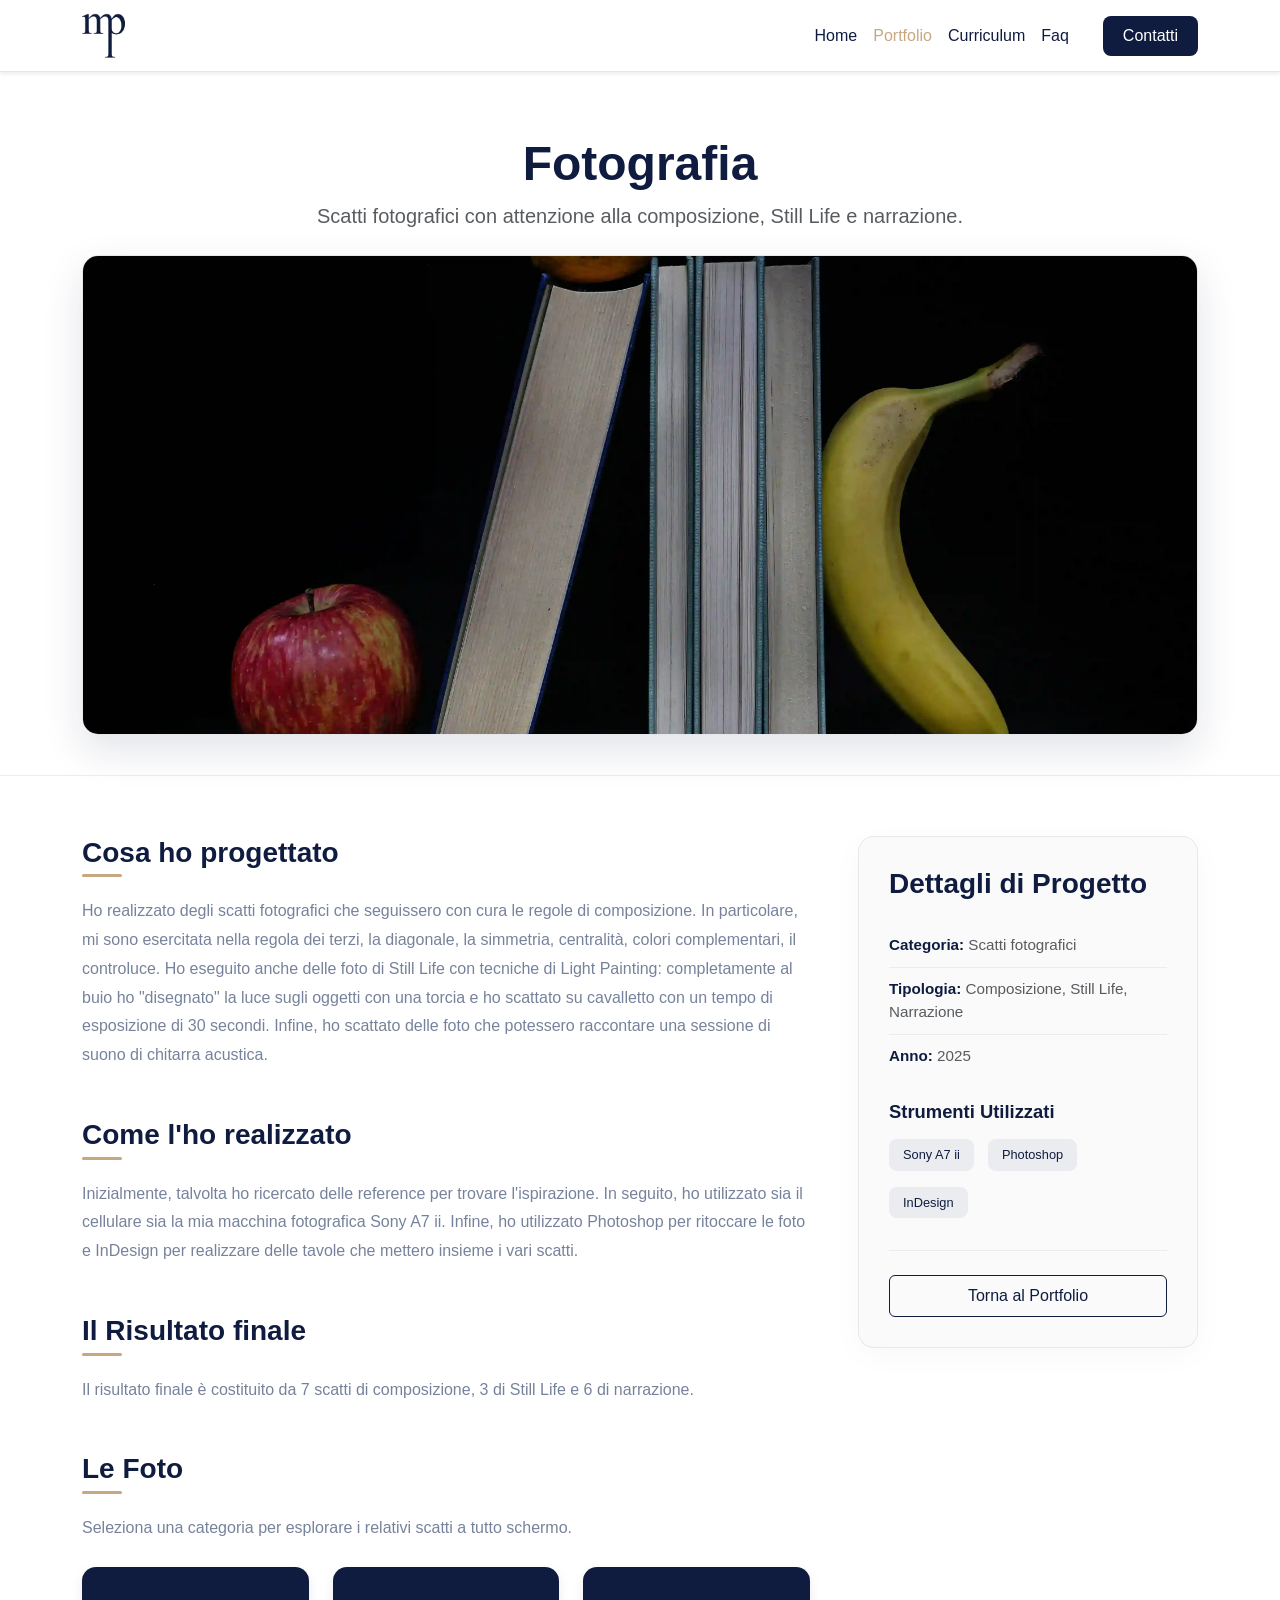
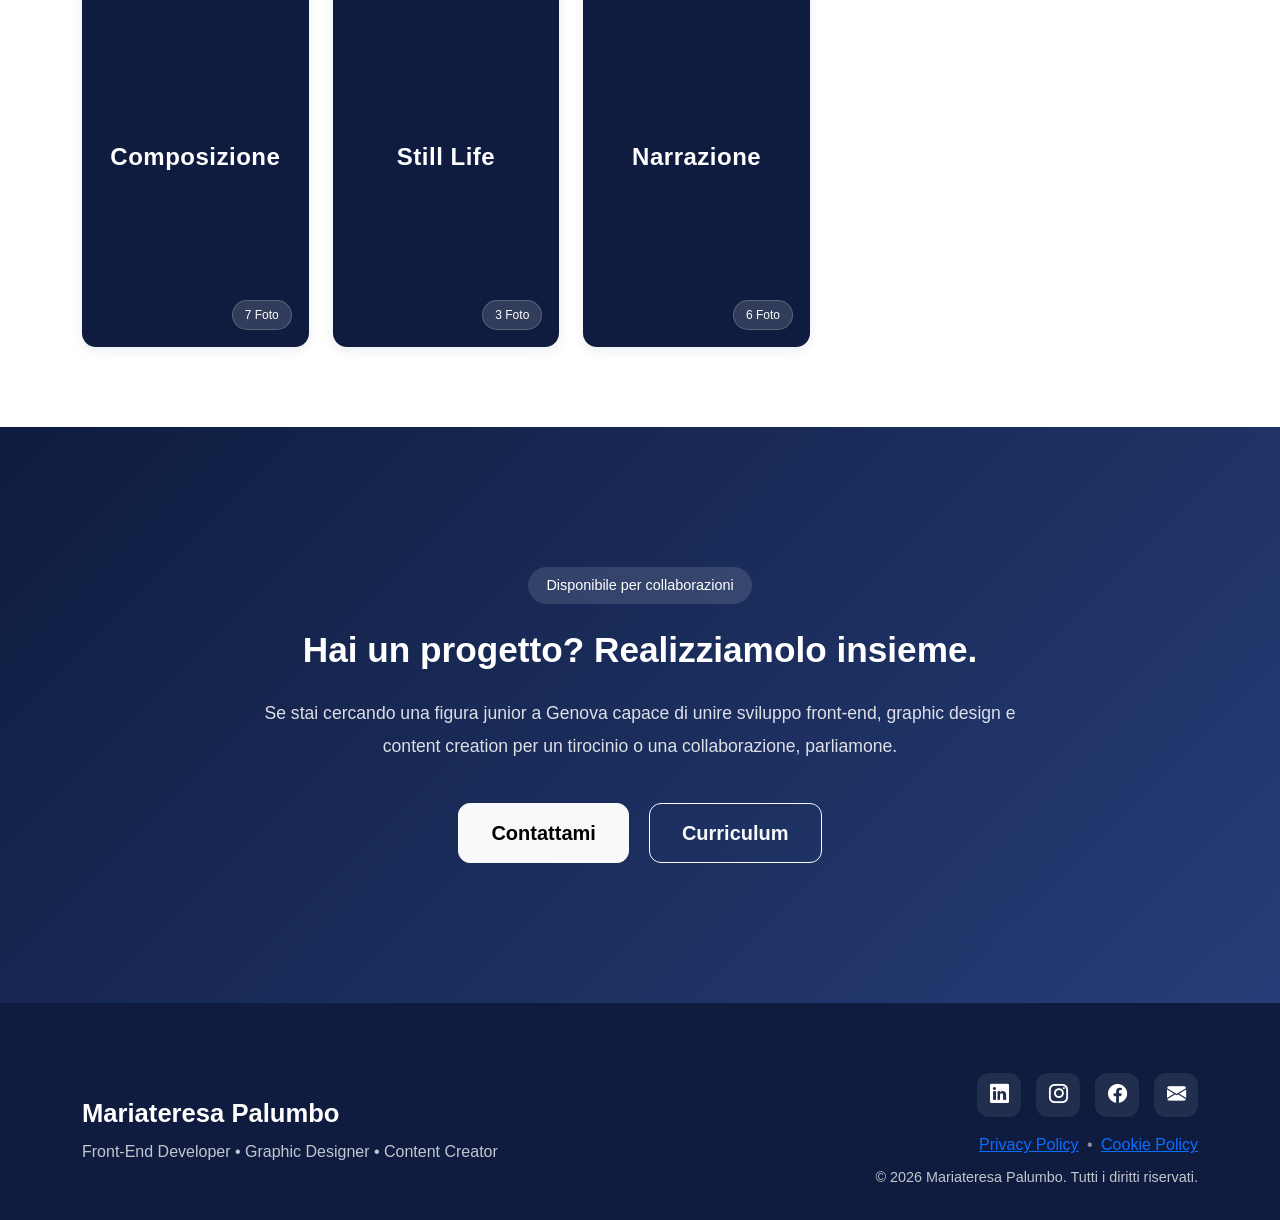
<file: fotografia.html>
<!DOCTYPE html>
<html lang="it" prefix="og: https://ogp.me/ns#">
<head>
     
    <meta charset="UTF-8">
    <meta name="viewport" content="width=device-width, initial-scale=1.0">
      <title>Progetto Fotografia | Mariateresa Palumbo</title>
    <meta name="description" content="Scatti fotografici realizzati da Mariateresa Palumbo di composizione visiva, Still Life e narrazione.">
    <link rel="canonical" href="https://www.mariateresapalumbo.it/fotografia.html">

    
    <meta property="og:type" content="article">
    <meta property="og:url" content="https://www.mariateresapalumbo.it/fotografia.html">
    <meta property="og:title" content="Progetto Fotografia | Mariateresa Palumbo">
    <meta property="og:description" content="Scatti fotografici di composizione visiva, Still Life e narrazione e post-produzione.">
    <meta property="og:image" content="https://www.mariateresapalumbo.it/img/anteprima_fotografia.webp">

   
    <meta name="twitter:card" content="summary_large_image">
    <meta name="twitter:url" content="https://www.mariateresapalumbo.it/fotografia.html">
    <meta name="twitter:title" content="Progetto Fotografia | Mariateresa Palumbo">
    <meta name="twitter:description" content="Scatti fotografici di composizione visiva, Still Life e narrazione e post-produzione.">
    <meta name="twitter:image" content="https://www.mariateresapalumbo.it/img/anteprima_fotografia.webp">
    
    <link rel="icon" href="img/favicon.png" type="image/png">
    
    <script type="application/ld+json">
{
  "@context": "https://schema.org",
  "@graph": [
    {
      "@type": "Person",
      "@id": "https://www.mariateresapalumbo.it/#person",
      "name": "Mariateresa Palumbo",
      "jobTitle": "Digital Humanist & Web Designer",
      "url": "https://www.mariateresapalumbo.it",
      "email": "info@mariateresapalumbo.it",
      "sameAs": [
        "https://www.linkedin.com/in/mariateresa-palumbo-a292502a2/",
        "https://www.instagram.com/maripalumbo.it/",
        "https://www.facebook.com/profile.php?id=100085753847292"
      ],
      "address": {
        "@type": "PostalAddress",
        "streetAddress": "Cornigliano",
        "postalCode": "16152",
        "addressLocality": "Genova",
        "addressRegion": "Liguria",
        "addressCountry": "IT"
      }
    },
    {
      "@type": "Organization",
      "@id": "https://www.mariateresapalumbo.it/#organization",
      "name": "Mariateresa Palumbo",
      "url": "https://www.mariateresapalumbo.it",
      "logo": {
        "@type": "ImageObject",
        "@id": "https://www.mariateresapalumbo.it/#logo",
        "url": "https://www.mariateresapalumbo.it/img/logo_sitopersonale.webp",
        "caption": "Logo Mariateresa Palumbo"
      },
      "image": "https://www.mariateresapalumbo.it/img/profilo_me.webp",
      "address": {
        "@type": "PostalAddress",
        "streetAddress": "Cornigliano",
        "postalCode": "16152",
        "addressLocality": "Genova",
        "addressRegion": "Liguria",
        "addressCountry": "IT"
      }
    },
    {
      "@type": "WebSite",
      "@id": "https://www.mariateresapalumbo.it/#website",
      "url": "https://www.mariateresapalumbo.it",
      "name": "Mariateresa Palumbo",
      "publisher": {
        "@id": "https://www.mariateresapalumbo.it/#organization"
      },
      "inLanguage": "it-IT"
    },
    {
      "@type": "ImageObject",
      "@id": "https://www.mariateresapalumbo.it/img/anteprima_fotografia.webp",
      "url": "https://www.mariateresapalumbo.it/img/anteprima_fotografia.webp",
      "caption": "Progetto Fotografico Composizione, Still Life e Narrazione - Mariateresa Palumbo",
      "inLanguage": "it-IT"
    },
    {
      "@type": "WebPage",
      "@id": "https://www.mariateresapalumbo.it/fotografia.html#webpage",
      "url": "https://www.mariateresapalumbo.it/fotografia.html",
      "name": "Progetto Fotografico Composizione, Still Life e Narrazione - Mariateresa Palumbo",
      "datePublished": "2026-05-01T10:00:00+02:00",
      "dateModified": "2026-07-09T22:00:00+02:00",
      "isPartOf": {
        "@id": "https://www.mariateresapalumbo.it/#website"
      },
      "primaryImageOfPage": {
        "@id": "https://www.mariateresapalumbo.it/img/anteprima_fotografia.webp"
      },
      "description": "Portfolio fotografico di Mariateresa Palumbo: composizione, Still Life e post-produzione.",
      "inLanguage": "it-IT"
    },
    {
      "@type": "BlogPosting",
      "@id": "https://www.mariateresapalumbo.it/fotografia.html#blogposting",
      "headline": "Progetto Fotografico Composizione, Still Life e Narrazione - Mariateresa Palumbo",
      "description": "Il workflow fotografico digitale di Mariateresa Palumbo tra composizione visiva, light painting e narrazione.",
      "keywords": "Fotografia, Still Life Post-Produzione, Composizione Visiva, Workflow Digitale Adobe, Portfolio Monotematico",
      "datePublished": "2026-05-01T10:00:00+02:00",
      "dateModified": "2026-07-09T22:00:00+02:00",
      "mainEntityOfPage": "https://www.mariateresapalumbo.it/fotografia.html",
      "isPartOf": {
        "@id": "https://www.mariateresapalumbo.it/fotografia.html#webpage"
      },
      "author": {
        "@id": "https://www.mariateresapalumbo.it/#person"
      },
      "publisher": {
        "@id": "https://www.mariateresapalumbo.it/#organization"
      },
      "image": {
        "@id": "https://www.mariateresapalumbo.it/img/anteprima_fotografia.webp"
      },
      "inLanguage": "it-IT"
    },
    {
      "@type": "CreativeWork",
      "@id": "https://www.mariateresapalumbo.it/fotografia.html#creativework",
      "name": "Portfolio Fotografia",
      "author": {
        "@id": "https://www.mariateresapalumbo.it/#person"
      },
      "about": "Scatti di composizione, Still Life con Light Painting, Narrazione visiva",
      "genre": "Narrative Photography",
      "mainEntityOfPage": {
        "@id": "https://www.mariateresapalumbo.it/fotografia.html#webpage"
      }
    },
    {
      "@type": "VisualArtwork",
      "@id": "https://www.mariateresapalumbo.it/fotografia.html#artwork",
      "name": "Composizione, Still Life con Light Painting, Narrazione visiva",
      "abstract": "Studio della luce applicato alla composizione, allo Still Life e alla comunicazione visiva con post-produzione.",
      "artform": "Photography",
      "artMedium": "Digital Photography",
      "creator": {
        "@id": "https://www.mariateresapalumbo.it/#person"
      },
      "description": "Progetti di Composizione, Still Life e narrazione di una sessione di suono di chitarra.",
      "keywords": "Still Life, Adobe, Photoshop, Gerarchia Visiva",
      "image": "https://www.mariateresapalumbo.it/img/anteprima_fotografia.webp"
    }
  ]
}
</script>
    
    
   <script defer type="text/javascript" src="https://embeds.iubenda.com/widgets/c6013dd1-7133-4123-83e5-796165adba0d.js"></script>
     <script async src="https://www.googletagmanager.com/gtag/js?id=G-FH8F1QGST9"></script>
    <script>
      window.dataLayer = window.dataLayer || [];
      function gtag(){dataLayer.push(arguments);}
      gtag('js', new Date());
      gtag('config', 'G-FH8F1QGST9');
    </script>
    
   
<link rel="preload" href="https://cdn.jsdelivr.net/npm/bootstrap-icons@1.11.3/font/fonts/bootstrap-icons.woff2" as="font" type="font/woff2" crossorigin>


<link href="bootstrap.min.css" rel="stylesheet">


<link rel="stylesheet" href="https://cdn.jsdelivr.net/npm/bootstrap-icons@1.11.3/font/bootstrap-icons.min.css" media="print" onload="this.media='all'">
<noscript><link rel="stylesheet" href="https://cdn.jsdelivr.net/npm/bootstrap-icons@1.11.3/font/bootstrap-icons.min.css"></noscript>


<link rel="stylesheet" href="styles.css">
</head>
<body>

   
    <nav class="navbar navbar-expand-lg navbar-personalizzata fixed-top shadow-sm">
    <div class="container">
       
        <a class="navbar-brand fw-bold" href="/">
            <img src="img/logo_sitopersonale.webp" alt="Logo MP Mariateresa Palumbo - Digital Humanist e Web Designer Genova" class="navbar-logo">
        </a>
        
       
        <button class="navbar-toggler" type="button" data-bs-toggle="offcanvas" data-bs-target="#navigazionePrincipale" aria-controls="navigazionePrincipale" aria-label="Attiva navigazione">
            <span class="navbar-toggler-icon"></span>
        </button>

        <div class="offcanvas offcanvas-end w-100 bg-menu-mobile" tabindex="-1" id="navigazionePrincipale" aria-labelledby="navigazionePrincipaleLabel">
            
            
            <div class="offcanvas-header justify-content-end d-lg-none">
                <button type="button" class="btn-close btn-close-white" data-bs-dismiss="offcanvas" aria-label="Close"></button>
            </div>

            
            <div class="offcanvas-body align-items-center">
                <ul class="navbar-nav ms-auto mb-2 mb-lg-0 fw-medium text-center w-100 justify-content-lg-end align-items-center">
                    <li class="nav-item py-2 py-lg-0">
                        <a class="nav-link link-mobile-white" href="/">Home</a>
                    </li>
                    <li class="nav-item py-2 py-lg-0">
                        <!-- Qui Portfolio è la pagina attiva -->
                        <a class="nav-link active link-mobile-white" aria-current="page" href="portfolio.html">Portfolio</a>
                    </li>
                    <li class="nav-item py-2 py-lg-0">
                        <a class="nav-link link-mobile-white" href="curriculum.html">Curriculum</a>
                    </li>
                    <li class="nav-item py-2 py-lg-0">
                        <a class="nav-link link-mobile-white" href="faq.html">Faq</a>
                    </li>
                    <li class="nav-item py-2 py-lg-0 ps-lg-3">
                        <a class="btn btn-nav-contatti btn-mobile-white" href="contatti.html">Contatti</a>
                    </li>
                </ul>
            </div>
        </div>
    </div>
</nav>
    
    
    <header class="hero-progetto-chitarre">
        <div class="container">
            <div class="text-center mb-4">
                <h1 class="display-5 fw-bold testo-blu-scuro mb-2">Fotografia</h1>
                <p class="lead text-muted">Scatti fotografici con attenzione alla composizione, Still Life e narrazione.</p>
            </div>
            <img src="img/anteprima_fotografia.webp" class="img-copertina-chitarre img-fluid" alt="Portfolio fotografico di Mariateresa Palumbo - Anteprima scatti di Still Life e composizione visiva">
        </div>
    </header>

  
    <main class="sezione-contenuto-chitarre">
        <div class="container">
            <div class="row g-5">

               
                <div class="col-lg-8">

                    
                    <section class="mb-5">
                        <h2 class="titolo-sezione-chitarre fw-bold testo-blu-scuro">Cosa ho progettato</h2>
                        <p class="testo-descrittivo-chitarre">
                            Ho realizzato degli scatti fotografici che seguissero con cura
                            le regole di composizione. In particolare, mi sono esercitata nella
                            regola dei terzi, la diagonale, la simmetria, centralità, colori complementari, 
                            il controluce. Ho eseguito anche delle foto di Still Life con tecniche di 
                            Light Painting: completamente al buio ho "disegnato" la luce sugli oggetti 
                            con una torcia e ho scattato su cavalletto con un tempo di esposizione di 30 secondi.
                            Infine, ho scattato delle foto che potessero raccontare una sessione di suono di chitarra
                            acustica.
                        </p>
                    </section>

                   
                    <section class="mb-5">
                        <h2 class="titolo-sezione-chitarre fw-bold testo-blu-scuro">Come l'ho realizzato</h2>
                        <p class="testo-descrittivo-chitarre">
                            Inizialmente, talvolta ho ricercato delle reference per trovare l'ispirazione.
                            In seguito, ho utilizzato sia il cellulare sia la mia macchina fotografica Sony A7 ii.
                            Infine, ho utilizzato Photoshop per ritoccare le foto e InDesign per realizzare delle tavole
                            che mettero insieme i vari scatti.
                        </p>
                    </section>

                   
                    <section>
                        <h2 class="titolo-sezione-chitarre fw-bold testo-blu-scuro">Il Risultato finale</h2>
                        <p class="testo-descrittivo-chitarre mb-4">
                            Il risultato finale è costituito da 7 scatti di composizione, 3 di Still Life e 
                            6 di narrazione.
                        </p>

                       <section class="mt-5">
    <h2 class="titolo-sezione-chitarre fw-bold testo-blu-scuro">Le Foto</h2>
    <p class="testo-descrittivo-chitarre mb-4">
        Seleziona una categoria per esplorare i relativi scatti a tutto schermo.
    </p>

<div class="row g-4">
        <div class="col-md-4">
            <div class="box-volantino-fotografia box-categoria-blu" 
                 data-bs-toggle="modal" 
                 data-bs-target="#galleryModal" 
                 data-categoria="Composizione"
                 data-immagini="img/composizione1.webp,img/composizione2.webp,img/composizione3.webp,img/composizione4.webp,img/composizione5.webp,img/composizione6.webp,img/composizione7.webp">
                
                <span class="titolo-categoria-box">Composizione</span>
                <div class="conteggio-foto-badge">7 Foto</div>
            </div>
        </div>

        <div class="col-md-4">
            <div class="box-volantino-fotografia box-categoria-blu" 
                 data-bs-toggle="modal" 
                 data-bs-target="#galleryModal" 
                 data-categoria="Still Life"
                 data-immagini="img/still_life1.webp,img/still_life2.webp,img/still_life3.webp">
                
                <span class="titolo-categoria-box">Still Life</span>
                <div class="conteggio-foto-badge">3 Foto</div>
            </div>
        </div>

        <div class="col-md-4">
            <div class="box-volantino-fotografia box-categoria-blu" 
                 data-bs-toggle="modal" 
                 data-bs-target="#galleryModal" 
                 data-categoria="Narrazione"
                 data-immagini="img/narrazione1.webp,img/narrazione2.webp,img/narrazione3.webp,img/narrazione4.webp,img/narrazione5.webp,img/narrazione6.webp">
                
                <span class="titolo-categoria-box">Narrazione</span>
                <div class="conteggio-foto-badge">6 Foto</div>
            </div>
        </div>
    </div>
</section>

<div class="modal fade" id="galleryModal" tabindex="-1" aria-hidden="true">
    <div class="modal-dialog modal-dialog-centered modal-xl position-relative">
        <div class="modal-content bg-transparent border-0">
            
            <div class="modal-backdrop-custom" data-bs-dismiss="modal"></div>
            
            <button type="button" class="btn-close btn-close-white pulsante-chiudi-gallery" data-bs-dismiss="modal" aria-label="Chiudi"></button>
            
            <div class="modal-body p-0 text-center position-relative z-3">
                
<p id="modalTitle" class="h4 text-white mb-3 fw-light opacity-75"></p>
                
                <img src="[data-uri]" 
                     id="modalImage" 
                     class="img-fluid img-fullscreen-gallery" 
                     alt="Fotografia del portfolio di Mariateresa Palumbo - Visualizzazione ingrandita" 
                     data-bs-dismiss="modal"
                     style="cursor: zoom-out;">
                
                <button type="button" class="freccia-gallery freccia-sinistra" id="prevBtn">
                    <i class="bi bi-chevron-left"></i>
                </button>
                <button type="button" class="freccia-gallery freccia-destra" id="nextBtn">
                    <i class="bi bi-chevron-right"></i>
                </button>
            </div>
        </div>
    </div>
</div>
</section>

</div>

<div class="col-lg-4">
    <aside class="box-info-chitarre">
        <h3 class="fw-bold testo-blu-scuro mb-4">Dettagli di Progetto</h3>

        <ul class="lista-info-chitarre text-muted">
            <li><strong class="testo-blu-scuro">Categoria:</strong> Scatti fotografici</li>
            <li><strong class="testo-blu-scuro">Tipologia:</strong> Composizione, Still Life, Narrazione</li>
            <li><strong class="testo-blu-scuro">Anno:</strong> 2025</li>
        </ul>

        <h4 class="fw-bold testo-blu-scuro mt-4 mb-3" style="font-size:1.15rem;">Strumenti Utilizzati</h4>

        <div class="mb-4 d-flex flex-wrap gap-2">
            <span class="badge-tech-chitarre">Sony A7 ii</span>
            <span class="badge-tech-chitarre">Photoshop</span>
            <span class="badge-tech-chitarre">InDesign</span>
        </div>

        <hr class="my-4" style="opacity:.1;">

        <div class="d-grid">
            <a href="portfolio.html" class="btn btn-blu-outline py-2">Torna al Portfolio</a>
        </div>
    </aside>
</div>

</div>
</div>
</main>

    
    <section class="cta-home">
        <div class="container">
            <div class="cta-box">
                <span class="section-label light">Disponibile per collaborazioni</span>
                <h2>Hai un progetto? Realizziamolo insieme.</h2>
                <p>Se stai cercando una figura junior a Genova capace di unire sviluppo front-end, graphic design e content creation per un tirocinio o una collaborazione, parliamone.</p>
       
                <div class="cta-buttons">
                    <a href="contatti.html" class="btn btn-light btn-lg"> Contattami </a>
                    <a href="curriculum.html" class="btn btn-outline-light btn-lg"> Curriculum </a>
                </div>
            </div>
        </div>
    </section>
    
    
      <footer class="pie-di-pagina">
    <div class="container">
        <div class="row gy-4 align-items-center">
            
            
            <div class="col-lg-6 text-center text-lg-start">
                <h3>Mariateresa Palumbo</h3>
                <p>Front-End Developer • Graphic Designer • Content Creator</p>
            </div>

           
            <div class="col-lg-6 text-center text-lg-end">
                
                
                <div class="footer-social d-flex justify-content-center justify-content-lg-end mb-3">
                    <a href="https://www.linkedin.com/in/mariateresa-palumbo-a292502a2/" target="_blank" aria-label="Profilo LinkedIn di Mariateresa Palumbo">
                        <i class="bi bi-linkedin"></i>
                    </a>
                    <a href="https://www.instagram.com/maripalumbo.it/" target="_blank" aria-label="Profilo Instagram di Mariateresa Palumbo">
                        <i class="bi bi-instagram"></i>
                    </a>
                    <a href="https://www.facebook.com/profile.php?id=100085753847292" target="_blank" aria-label="Profilo Facebook di Mariateresa Palumbo">
                        <i class="bi bi-facebook"></i>
                    </a>
                    <a href="mailto:info@mariateresapalumbo.it" aria-label="Mail di Mariateresa Palumbo">
                        <i class="bi bi-envelope-fill"></i>
                    </a>
                </div>

                
                <div class="footer-legal mb-2">
                    <a href="https://www.iubenda.com/privacy-policy/55834810" class="iubenda-white iubenda-noframe iubenda-embed" title="Privacy Policy ">Privacy Policy</a><script type="text/javascript">(function (w,d) {var loader = function () {var s = d.createElement("script"), tag = d.getElementsByTagName("script")[0]; s.src="https://cdn.iubenda.com/iubenda.js"; tag.parentNode.insertBefore(s,tag);}; if(w.addEventListener){w.addEventListener("load", loader, false);}else if(w.attachEvent){w.attachEvent("onload", loader);}else{w.onload = loader;}})(window, document);</script>
                    
                    <span class="text-white-50 mx-1">•</span>
                    
                    <a href="https://www.iubenda.com/privacy-policy/55834810/cookie-policy" class="iubenda-white iubenda-noframe iubenda-embed" title="Cookie Policy ">Cookie Policy</a><script type="text/javascript">(function (w,d) {var loader = function () {var s = d.createElement("script"), tag = d.getElementsByTagName("script")[0]; s.src="https://cdn.iubenda.com/iubenda.js"; tag.parentNode.insertBefore(s,tag);}; if(w.addEventListener){w.addEventListener("load", loader, false);}else if(w.attachEvent){w.attachEvent("onload", loader);}else{w.onload = loader;}})(window, document);</script>
                </div>

                
                <p class="copyright">© 2026 Mariateresa Palumbo. Tutti i diritti riservati.</p>
            </div>

        </div>
    </div>
</footer>

<script src="https://cdn.jsdelivr.net/npm/bootstrap@5.3.0/dist/js/bootstrap.bundle.min.js"></script>

<script>
let elencoImmagini = [];
let indiceCorrente = 0;

const galleryModal = document.getElementById('galleryModal');
const modalImg = document.getElementById('modalImage');
const modalTitle = document.getElementById('modalTitle');
const prevBtn = document.getElementById('prevBtn');
const nextBtn = document.getElementById('nextBtn');

if (galleryModal) {
    galleryModal.addEventListener('show.bs.modal', function (event) {
        const boxCliccato = event.relatedTarget;
        const categoria = boxCliccato.getAttribute('data-categoria');
        const stringaImmagini = boxCliccato.getAttribute('data-immagini');
        
        elencoImmagini = stringaImmagini.split(',');
        indiceCorrente = 0;

        modalTitle.innerText = categoria;
        mostraImmagine(indiceCorrente);
    });

    function mostraImmagine(index) {
        if(elencoImmagini.length > 0) {
            modalImg.src = elencoImmagini[index];
        }
    }

    nextBtn.addEventListener('click', function(e) {
        e.stopPropagation();
        indiceCorrente = (indiceCorrente + 1) % elencoImmagini.length;
        mostraImmagine(indiceCorrente);
    });

    prevBtn.addEventListener('click', function(e) {
        e.stopPropagation();
        indiceCorrente = (indiceCorrente - 1 + elencoImmagini.length) % elencoImmagini.length;
        mostraImmagine(indiceCorrente);
    });

    document.addEventListener('keydown', function(e) {
        if (!galleryModal.classList.contains('show')) return;
        if (e.key === 'ArrowRight') nextBtn.click();
        if (e.key === 'ArrowLeft') prevBtn.click();
    });
}
</script>
</body>
</html>
</file>
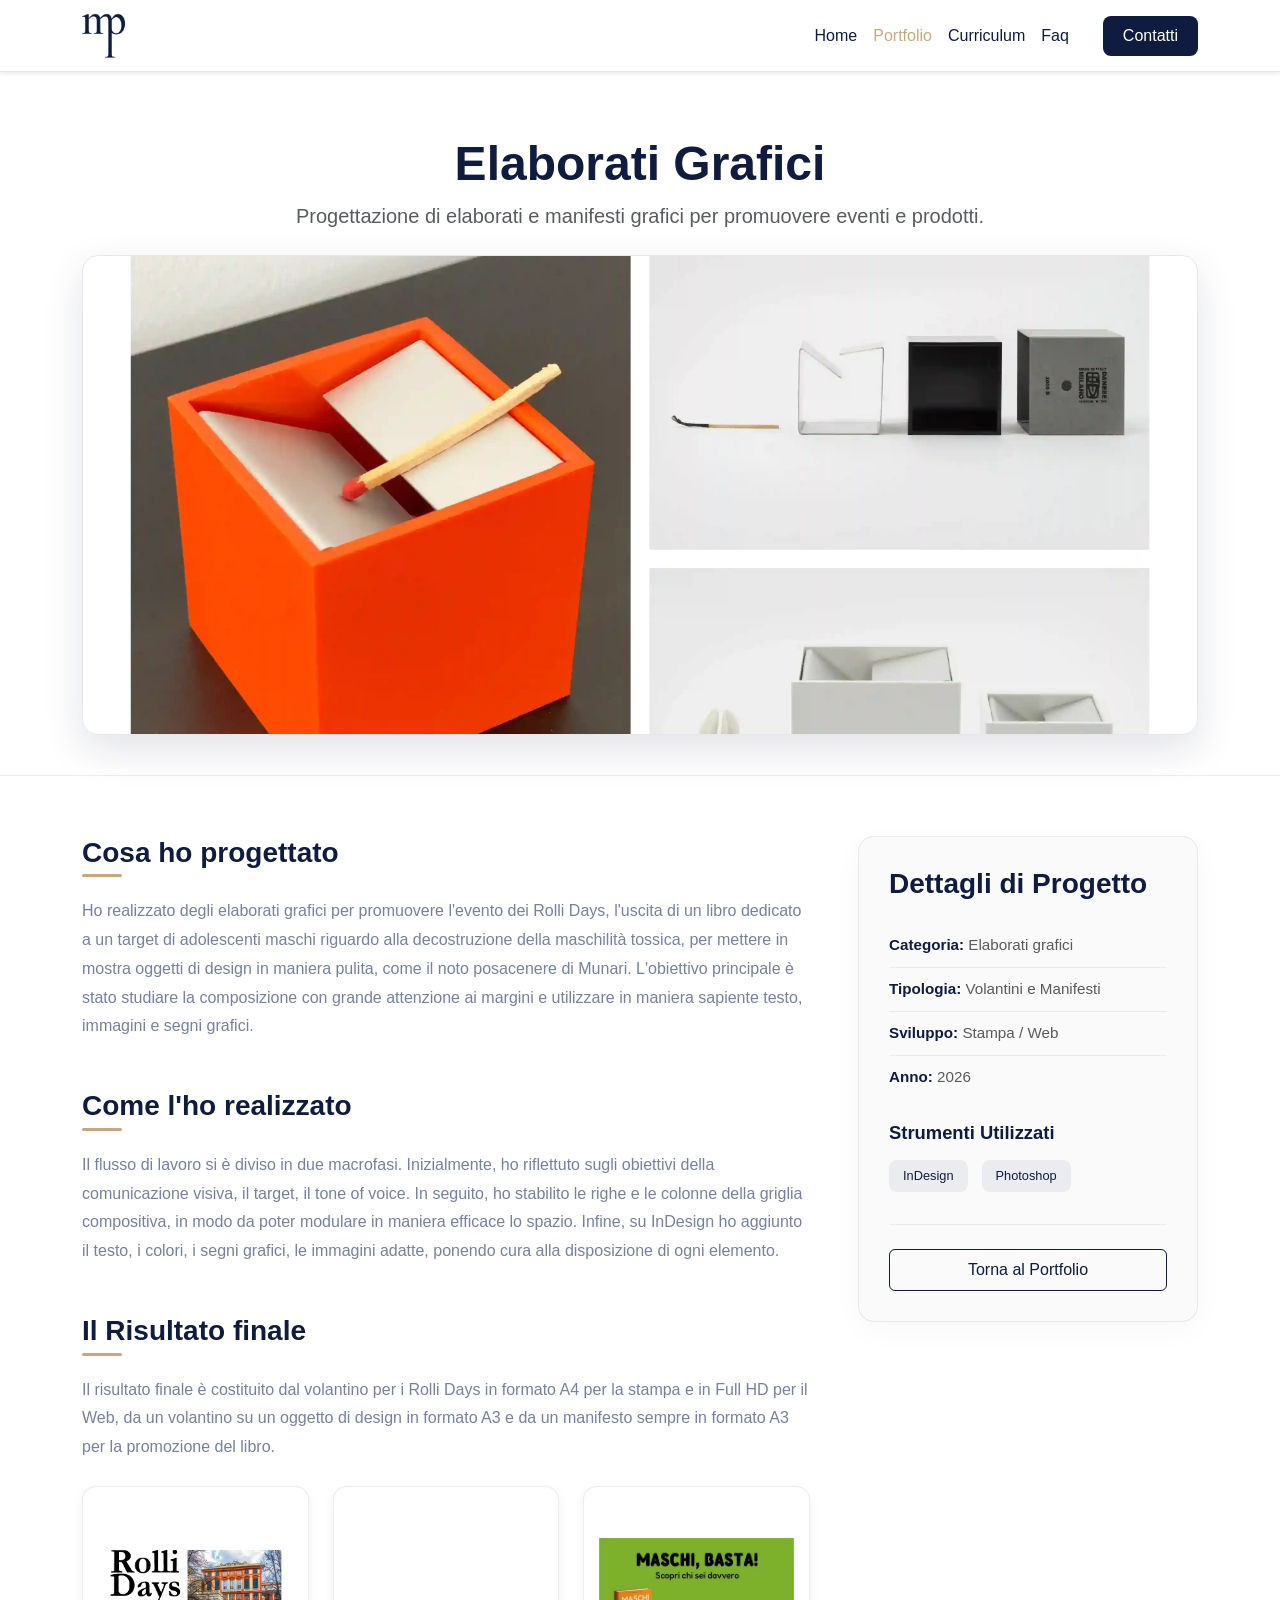
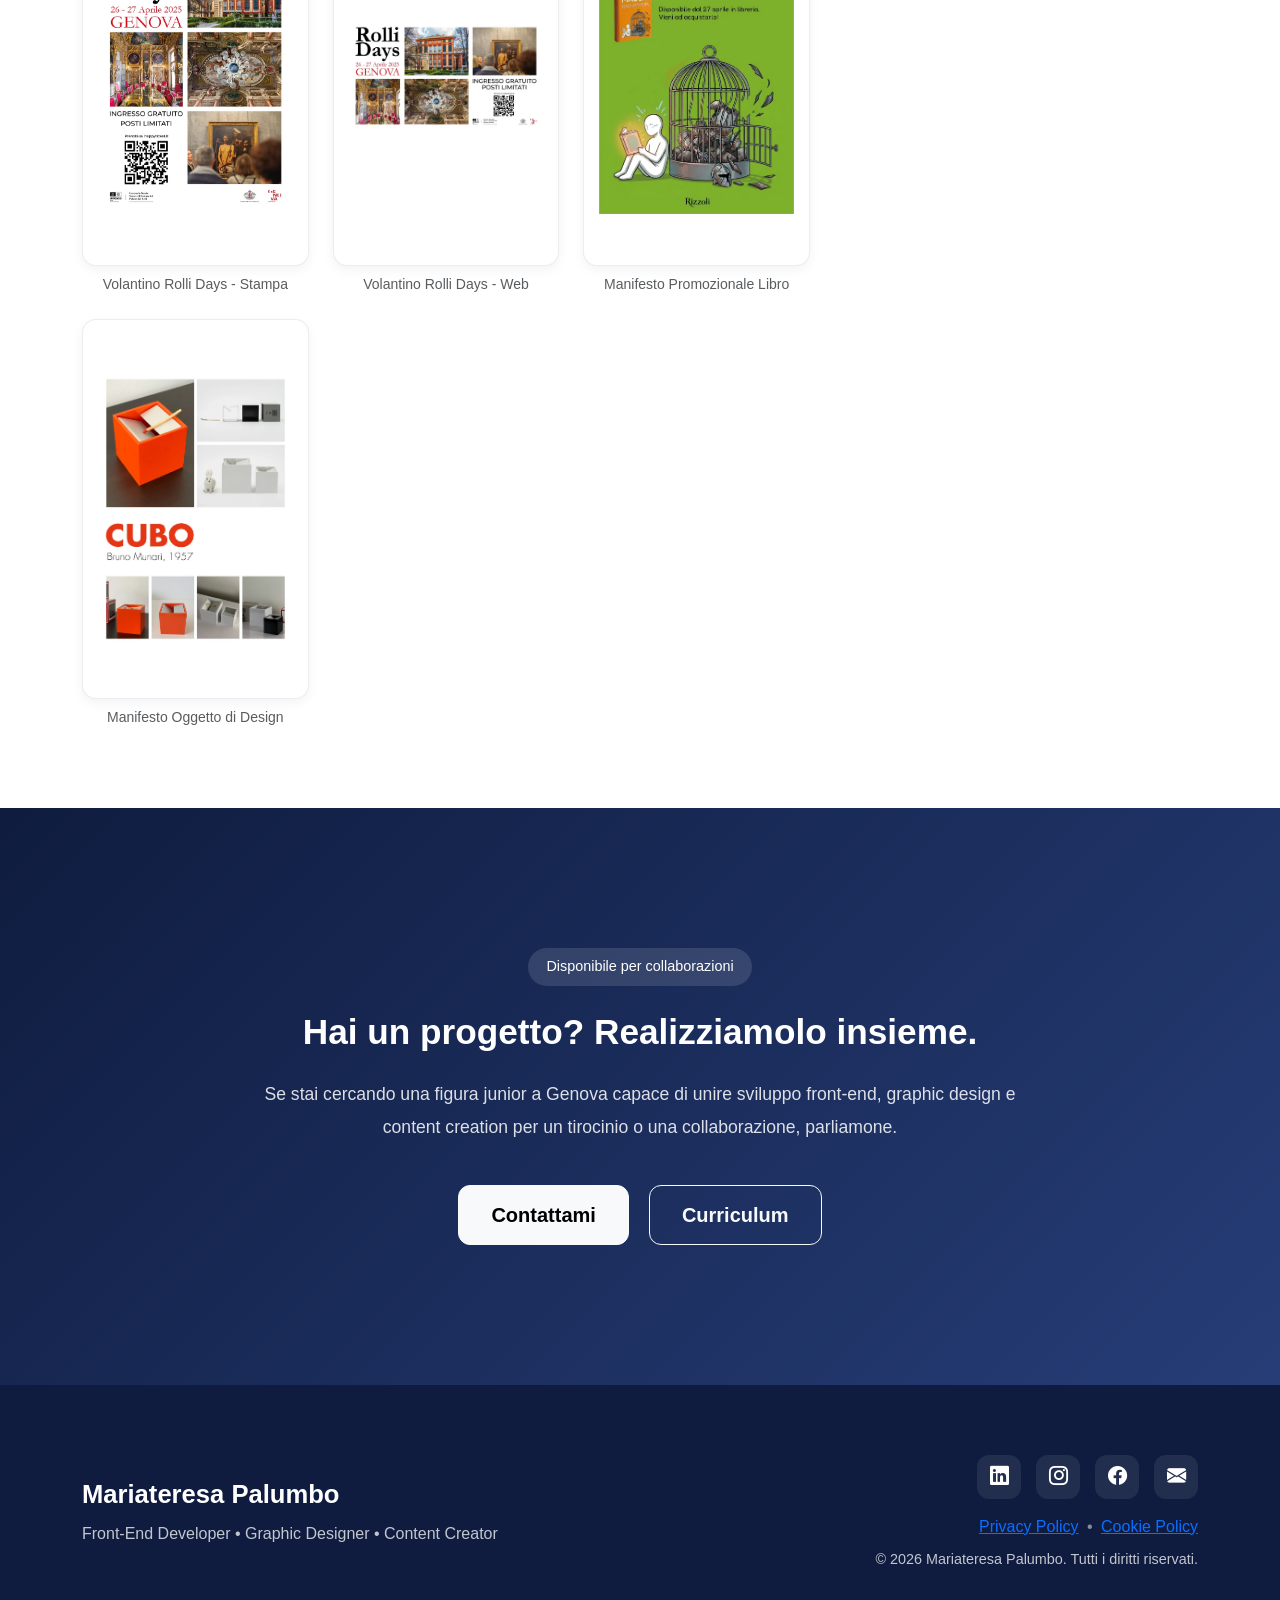
<file: grafica.html>
<!DOCTYPE html>
<html lang="it" prefix="og: https://ogp.me/ns#">
<head>
   
    <meta charset="UTF-8">
    <meta name="viewport" content="width=device-width, initial-scale=1.0">
    
    <title>Elaborati grafici | Mariateresa Palumbo</title>
    <meta name="description" content="Studio della composizione grafica tramite griglie, gestione dei margini e impaginazione di manifesti promozionali e culturali.">
    <link rel="canonical" href="https://www.mariateresapalumbo.it/grafica.html">

   
    <meta property="og:type" content="article">
    <meta property="og:url" content="https://www.mariateresapalumbo.it/grafica.html">
    <meta property="og:title" content="Elaborati grafici | Mariateresa Palumbo">
    <meta property="og:description" content="Progettazione di elaborati e manifesti grafici per promuovere eventi e prodotti come i Rolli Days.">
    <meta property="og:image" content="https://www.mariateresapalumbo.it/img/anteprima_grafica.webp">

   
    <meta name="twitter:card" content="summary_large_image">
    <meta name="twitter:url" content="https://www.mariateresapalumbo.it/grafica.html">
    <meta name="twitter:title" content="Elaborati grafici | Mariateresa Palumbo">
    <meta name="twitter:description" content="Progettazione di elaborati e manifesti grafici per promuovere eventi e prodotti come i Rolli Days.">
    <meta name="twitter:image" content="https://www.mariateresapalumbo.it/img/anteprima_grafica.webp">
    
    <link rel="icon" href="img/favicon.png" type="image/png">
    
    <script type="application/ld+json">
{
  "@context": "https://schema.org",
  "@graph": [
    {
      "@type": "Person",
      "@id": "https://www.mariateresapalumbo.it/#person",
      "name": "Mariateresa Palumbo",
      "jobTitle": "Digital Humanist & Web Designer",
      "url": "https://www.mariateresapalumbo.it",
      "email": "info@mariateresapalumbo.it",
      "sameAs": [
        "https://www.linkedin.com/in/mariateresa-palumbo-a292502a2/",
        "https://www.instagram.com/maripalumbo.it/",
        "https://www.facebook.com/profile.php?id=100085753847292"
      ],
      "address": {
        "@type": "PostalAddress",
        "streetAddress": "Cornigliano",
        "postalCode": "16152",
        "addressLocality": "Genova",
        "addressRegion": "Liguria",
        "addressCountry": "IT"
      }
    },
    {
      "@type": "Organization",
      "@id": "https://www.mariateresapalumbo.it/#organization",
      "name": "Mariateresa Palumbo",
      "url": "https://www.mariateresapalumbo.it",
      "logo": {
        "@type": "ImageObject",
        "@id": "https://www.mariateresapalumbo.it/#logo",
        "url": "https://www.mariateresapalumbo.it/img/logo_sitopersonale.webp",
        "caption": "Logo Mariateresa Palumbo"
      },
      "image": "https://www.mariateresapalumbo.it/img/profilo_me.webp",
      "address": {
        "@type": "PostalAddress",
        "streetAddress": "Cornigliano",
        "postalCode": "16152",
        "addressLocality": "Genova",
        "addressRegion": "Liguria",
        "addressCountry": "IT"
      }
    },
    {
      "@type": "WebSite",
      "@id": "https://www.mariateresapalumbo.it/#website",
      "url": "https://www.mariateresapalumbo.it",
      "name": "Mariateresa Palumbo",
      "publisher": {
        "@id": "https://www.mariateresapalumbo.it/#organization"
      },
      "inLanguage": "it-IT"
    },
    {
      "@type": "ImageObject",
      "@id": "https://www.mariateresapalumbo.it/img/anteprima_grafica.webp",
      "url": "https://www.mariateresapalumbo.it/img/anteprima_grafica.webp",
      "caption": "Progettazione di Elaborati Grafici e Manifesti - Mariateresa Palumbo",
      "inLanguage": "it-IT"
    },
    {
      "@type": "WebPage",
      "@id": "https://www.mariateresapalumbo.it/grafica.html#webpage",
      "url": "https://www.mariateresapalumbo.it/grafica.html",
      "name": "Elaborati grafici - Dettaglio Progetto - Mariateresa Palumbo",
      "datePublished": "2026-05-01T10:00:00+02:00",
      "dateModified": "2026-07-10T11:00:00+02:00",
      "isPartOf": {
        "@id": "https://www.mariateresapalumbo.it/#website"
      },
      "primaryImageOfPage": {
        "@id": "https://www.mariateresapalumbo.it/img/anteprima_grafica.webp"
      },
      "description": "Progettazione di elaborati e manifesti grafici per promuovere eventi e prodotti come i Rolli Days ed il posacenere Cubo di Munari.",
      "inLanguage": "it-IT"
    },
    {
      "@type": "BlogPosting",
      "@id": "https://www.mariateresapalumbo.it/grafica.html#blogposting",
      "headline": "Progettazione di Elaborati Grafici e Manifesti - Mariateresa Palumbo",
      "description": "Il workflow visivo e la griglia compositiva su InDesign per la realizzazione di manifesti per i Rolli Days, oggetti di design e promozione editoriale.",
      "keywords": "Elaborati grafici, Volantini e Manifesti, InDesign, Photoshop, Griglia Compositiva, Comunicazione Visiva",
      "datePublished": "2026-05-01T10:00:00+02:00",
      "dateModified": "2026-07-10T11:00:00+02:00",
      "mainEntityOfPage": "https://www.mariateresapalumbo.it/grafica.html",
      "isPartOf": {
        "@id": "https://www.mariateresapalumbo.it/grafica.html#webpage"
      },
      "author": {
        "@id": "https://www.mariateresapalumbo.it/#person"
      },
      "publisher": {
        "@id": "https://www.mariateresapalumbo.it/#organization"
      },
      "image": {
        "@id": "https://www.mariateresapalumbo.it/img/anteprima_grafica.webp"
      },
      "inLanguage": "it-IT"
    },
    {
      "@type": "CreativeWork",
      "@id": "https://www.mariateresapalumbo.it/grafica.html#creativework",
      "name": "Portfolio Elaborati Grafici",
      "author": {
        "@id": "https://www.mariateresapalumbo.it/#person"
      },
      "about": "Studio della composizione grafica tramite griglie, gestione dei margini e impaginazione di manifesti promozionali e culturali.",
      "genre": "Graphic Design",
      "mainEntityOfPage": {
        "@id": "https://www.mariateresapalumbo.it/grafica.html#webpage"
      }
    }
  ]
}
</script>
    
    
    <script defer type="text/javascript" src="https://embeds.iubenda.com/widgets/c6013dd1-7133-4123-83e5-796165adba0d.js"></script>
     <script async src="https://www.googletagmanager.com/gtag/js?id=G-FH8F1QGST9"></script>
    <script>
      window.dataLayer = window.dataLayer || [];
      function gtag(){dataLayer.push(arguments);}
      gtag('js', new Date());
      gtag('config', 'G-FH8F1QGST9');
    </script>
    
    
  
<link rel="preload" href="https://cdn.jsdelivr.net/npm/bootstrap-icons@1.11.3/font/fonts/bootstrap-icons.woff2" as="font" type="font/woff2" crossorigin>


<link href="bootstrap.min.css" rel="stylesheet">


<link rel="stylesheet" href="https://cdn.jsdelivr.net/npm/bootstrap-icons@1.11.3/font/bootstrap-icons.min.css" media="print" onload="this.media='all'">
<noscript><link rel="stylesheet" href="https://cdn.jsdelivr.net/npm/bootstrap-icons@1.11.3/font/bootstrap-icons.min.css"></noscript>


<link rel="stylesheet" href="styles.css">
</head>
<body>

  
    <nav class="navbar navbar-expand-lg navbar-personalizzata fixed-top shadow-sm">
    <div class="container">
       
        <a class="navbar-brand fw-bold" href="/">
            <img src="img/logo_sitopersonale.webp" alt="Logo MP Mariateresa Palumbo - Digital Humanist e Web Designer Genova" class="navbar-logo">
        </a>
        
        
        <button class="navbar-toggler" type="button" data-bs-toggle="offcanvas" data-bs-target="#navigazionePrincipale" aria-controls="navigazionePrincipale" aria-label="Attiva navigazione">
            <span class="navbar-toggler-icon"></span>
        </button>

       
        <div class="offcanvas offcanvas-end w-100 bg-menu-mobile" tabindex="-1" id="navigazionePrincipale" aria-labelledby="navigazionePrincipaleLabel">
            
           
            <div class="offcanvas-header justify-content-end d-lg-none">
                <button type="button" class="btn-close btn-close-white" data-bs-dismiss="offcanvas" aria-label="Close"></button>
            </div>

           
            <div class="offcanvas-body align-items-center">
                <ul class="navbar-nav ms-auto mb-2 mb-lg-0 fw-medium text-center w-100 justify-content-lg-end align-items-center">
                    <li class="nav-item py-2 py-lg-0">
                        <a class="nav-link link-mobile-white" href="/">Home</a>
                    </li>
                    <li class="nav-item py-2 py-lg-0">
                       
                        <a class="nav-link active link-mobile-white" aria-current="page" href="portfolio.html">Portfolio</a>
                    </li>
                    <li class="nav-item py-2 py-lg-0">
                        <a class="nav-link link-mobile-white" href="curriculum.html">Curriculum</a>
                    </li>
                    <li class="nav-item py-2 py-lg-0">
                        <a class="nav-link link-mobile-white" href="faq.html">Faq</a>
                    </li>
                    <li class="nav-item py-2 py-lg-0 ps-lg-3">
                        <a class="btn btn-nav-contatti btn-mobile-white" href="contatti.html">Contatti</a>
                    </li>
                </ul>
            </div>
        </div>
    </div>
</nav>
    
   
    <header class="hero-progetto-chitarre">
        <div class="container">
            <div class="text-center mb-4">
                <h1 class="display-5 fw-bold testo-blu-scuro mb-2">Elaborati Grafici</h1>
                <p class="lead text-muted">Progettazione di elaborati e manifesti grafici per promuovere eventi e prodotti.</p>
            </div>
            <img src="img/anteprima_grafica.webp" class="img-copertina-grafica img-fluid" alt="Anteprima del portfolio di elaborati grafici e manifesti editoriali realizzati da Mariateresa Palumbo">
        </div>
    </header>

  
    <main class="sezione-contenuto-chitarre">
        <div class="container">
            <div class="row g-5">

              
                <div class="col-lg-8">

                  
                    <section class="mb-5">
                        <h2 class="titolo-sezione-chitarre fw-bold testo-blu-scuro">Cosa ho progettato</h2>
                        <p class="testo-descrittivo-chitarre">
                            Ho realizzato degli elaborati grafici per promuovere l'evento dei 
                            Rolli Days, l'uscita di un libro dedicato a un target di adolescenti
                            maschi riguardo alla decostruzione della maschilità tossica, per
                            mettere in mostra oggetti di design in maniera pulita, come il noto 
                            posacenere di Munari.
                            L'obiettivo principale è stato studiare la composizione con grande
                            attenzione ai margini e utilizzare in maniera sapiente testo, immagini
                            e segni grafici.
                        </p>
                    </section>

                  
                    <section class="mb-5">
                        <h2 class="titolo-sezione-chitarre fw-bold testo-blu-scuro">Come l'ho realizzato</h2>
                        <p class="testo-descrittivo-chitarre">
                            Il flusso di lavoro si è diviso in due macrofasi.
                            Inizialmente, ho riflettuto sugli obiettivi della comunicazione visiva,
                            il target, il tone of voice. In seguito, ho stabilito le righe e le
                            colonne della griglia compositiva, in modo da poter modulare in maniera efficace
                            lo spazio. Infine, su InDesign ho aggiunto il testo, i colori, i segni grafici, 
                            le immagini adatte, ponendo cura alla disposizione di ogni elemento.
                        </p>
                    </section>

                   
                    <section>
                        <h2 class="titolo-sezione-chitarre fw-bold testo-blu-scuro">Il Risultato finale</h2>
                        <p class="testo-descrittivo-chitarre mb-4">
                            Il risultato finale è costituito dal volantino per i Rolli Days 
                            in formato A4 per la stampa e in Full HD per il Web, da un volantino su un oggetto di design
                            in formato A3 e da un manifesto sempre in formato A3 per la promozione del libro.
                        </p>

                        <div class="row g-4">
                            
                            <div class="col-sm-6 col-md-4">
                                <div class="text-center">
                                    <div class="box-volantino-chitarre" data-bs-toggle="modal" data-bs-target="#galleryModal" data-img-src="img/VolantinoRolliA4.webp">
                                        <img src="img/VolantinoRolliA4.webp" class="img-volantino" alt="Volantino promozionale per i Rolli Days di Genova - Layout per la stampa in formato A4">
                                    </div>
                                    <p class="small text-muted mt-2 mb-0">Volantino Rolli Days - Stampa</p>
                                </div>
                            </div>

                            
                            <div class="col-sm-6 col-md-4">
                                <div class="text-center">
                                    <div class="box-volantino-chitarre" data-bs-toggle="modal" data-bs-target="#galleryModal" data-img-src="img/VolantinoRolliFullHD.webp">
                                        <img src="img/VolantinoRolliFullHD.webp" class="img-volantino" alt="Grafica promozionale digitale per i Rolli Days di Genova - Layout ottimizzato per il Web in Full HD">
                                    </div>
                                    <p class="small text-muted mt-2 mb-0">Volantino Rolli Days - Web</p>
                                </div>
                            </div>
                            
                            
                            <div class="col-sm-6 col-md-4">
                                <div class="text-center">
                                    <div class="box-volantino-chitarre" data-bs-toggle="modal" data-bs-target="#galleryModal" data-img-src="img/Manifestolibro.webp">
                                        <img src="img/Manifestolibro.webp" class="img-volantino" alt="Manifesto pubblicitario in formato A3 per la promozione di un libro sulla decostruzione della maschilità tossica">
                                    </div>
                                    <p class="small text-muted mt-2 mb-0">Manifesto Promozionale Libro</p>
                                </div>
                            </div>

                           
                            <div class="col-sm-6 col-md-4">
                                <div class="text-center">
                                    <div class="box-volantino-chitarre" data-bs-toggle="modal" data-bs-target="#galleryModal" data-img-src="img/volantinodesign.webp">
                                        <img src="img/volantinodesign.webp" class="img-volantino" alt="Manifesto minimalista in formato A3 dedicato all'oggetto di design posacenere Cubo di Bruno Munari">
                                    </div>
                                    <p class="small text-muted mt-2 mb-0">Manifesto Oggetto di Design</p>
                                </div>
                            </div>
                        </div>
                    </section>

                </div>

               
                <div class="col-lg-4">
                    <aside class="box-info-chitarre">
                        <h3 class="fw-bold testo-blu-scuro mb-4">Dettagli di Progetto</h3>

                        <ul class="lista-info-chitarre text-muted">
                            <li><strong class="testo-blu-scuro">Categoria:</strong> Elaborati grafici</li>
                            <li><strong class="testo-blu-scuro">Tipologia:</strong> Volantini e Manifesti</li>
                            <li><strong class="testo-blu-scuro">Sviluppo:</strong> Stampa / Web</li>
                            <li><strong class="testo-blu-scuro">Anno:</strong> 2026</li>
                        </ul>

                        <h4 class="fw-bold testo-blu-scuro mt-4 mb-3" style="font-size:1.15rem;">Strumenti Utilizzati</h4>

                        <div class="mb-4 d-flex flex-wrap gap-2">
                            <span class="badge-tech-chitarre">InDesign</span>
                            <span class="badge-tech-chitarre">Photoshop</span>
                        </div>

                        <hr class="my-4" style="opacity:.1;">

                        <div class="d-grid">
                            <a href="portfolio.html" class="btn btn-blu-outline py-2">Torna al Portfolio</a>
                        </div>
                    </aside>
                </div>

            </div>
        </div>
    </main>
    
    
    <section class="cta-home">
        <div class="container">
            <div class="cta-box">
                <span class="section-label light">Disponibile per collaborazioni</span>
                <h2>Hai un progetto? Realizziamolo insieme.</h2>
                <p>Se stai cercando una figura junior a Genova capace di unire sviluppo front-end, graphic design e content creation per un tirocinio o una collaborazione, parliamone.</p>
       
                <div class="cta-buttons">
                    <a href="contatti.html" class="btn btn-light btn-lg"> Contattami </a>
                    <a href="curriculum.html" class="btn btn-outline-light btn-lg"> Curriculum </a>
                </div>
            </div>
        </div>
    </section>
    
    
    
   
       <footer class="pie-di-pagina">
    <div class="container">
        <div class="row gy-4 align-items-center">
            
            
            <div class="col-lg-6 text-center text-lg-start">
                <h3>Mariateresa Palumbo</h3>
                <p>Front-End Developer • Graphic Designer • Content Creator</p>
            </div>

           
            <div class="col-lg-6 text-center text-lg-end">
                
                
                <div class="footer-social d-flex justify-content-center justify-content-lg-end mb-3">
                    <a href="https://www.linkedin.com/in/mariateresa-palumbo-a292502a2/" target="_blank" aria-label="Profilo LinkedIn di Mariateresa Palumbo">
                        <i class="bi bi-linkedin"></i>
                    </a>
                    <a href="https://www.instagram.com/maripalumbo.it/" target="_blank" aria-label="Profilo Instagram di Mariateresa Palumbo">
                        <i class="bi bi-instagram"></i>
                    </a>
                    <a href="https://www.facebook.com/profile.php?id=100085753847292" target="_blank" aria-label="Profilo Facebook di Mariateresa Palumbo">
                        <i class="bi bi-facebook"></i>
                    </a>
                    <a href="mailto:info@mariateresapalumbo.it" aria-label="Mail di Mariateresa Palumbo">
                        <i class="bi bi-envelope-fill"></i>
                    </a>
                </div>

                
                <div class="footer-legal mb-2">
                    <a href="https://www.iubenda.com/privacy-policy/55834810" class="iubenda-white iubenda-noframe iubenda-embed" title="Privacy Policy ">Privacy Policy</a><script type="text/javascript">(function (w,d) {var loader = function () {var s = d.createElement("script"), tag = d.getElementsByTagName("script")[0]; s.src="https://cdn.iubenda.com/iubenda.js"; tag.parentNode.insertBefore(s,tag);}; if(w.addEventListener){w.addEventListener("load", loader, false);}else if(w.attachEvent){w.attachEvent("onload", loader);}else{w.onload = loader;}})(window, document);</script>
                    
                    <span class="text-white-50 mx-1">•</span>
                    
                    <a href="https://www.iubenda.com/privacy-policy/55834810/cookie-policy" class="iubenda-white iubenda-noframe iubenda-embed" title="Cookie Policy ">Cookie Policy</a><script type="text/javascript">(function (w,d) {var loader = function () {var s = d.createElement("script"), tag = d.getElementsByTagName("script")[0]; s.src="https://cdn.iubenda.com/iubenda.js"; tag.parentNode.insertBefore(s,tag);}; if(w.addEventListener){w.addEventListener("load", loader, false);}else if(w.attachEvent){w.attachEvent("onload", loader);}else{w.onload = loader;}})(window, document);</script>
                </div>

                
                <p class="copyright">© 2026 Mariateresa Palumbo. Tutti i diritti riservati.</p>
            </div>

        </div>
    </div>
</footer>

 
<div class="modal fade" id="galleryModal" tabindex="-1" aria-hidden="true">
   
    <div class="modal-dialog modal-dialog-centered modal-xl" data-bs-dismiss="modal" style="cursor: pointer;">
        <div class="modal-content bg-transparent border-0 position-relative">
           
            <button type="button" class="btn-close btn-close-white position-absolute top-0 end-0 m-3 z-3" data-bs-dismiss="modal" aria-label="Chiudi"></button>
            
            <div class="modal-body p-0 text-center">
              
                <img src="[data-uri]" id="modalImage" class="img-fluid img-fullscreen-gallery" alt="Ingrandimento dell'elaborato grafico selezionato dal portfolio di Mariateresa Palumbo" style="cursor: zoom-out;">
            </div>
        </div>
    </div>
</div>

   
    <script src="https://cdn.jsdelivr.net/npm/bootstrap@5.3.0/dist/js/bootstrap.bundle.min.js"></script>

  
    <script>
        const galleryModal = document.getElementById('galleryModal');
        if (galleryModal) {
            galleryModal.addEventListener('show.bs.modal', function (event) {
                const button = event.relatedTarget;
                const imgSrc = button.getAttribute('data-img-src');
                const modalImg = galleryModal.querySelector('#modalImage');
                modalImg.src = imgSrc;
            });
        }
    </script>
</body>
</html>
</file>
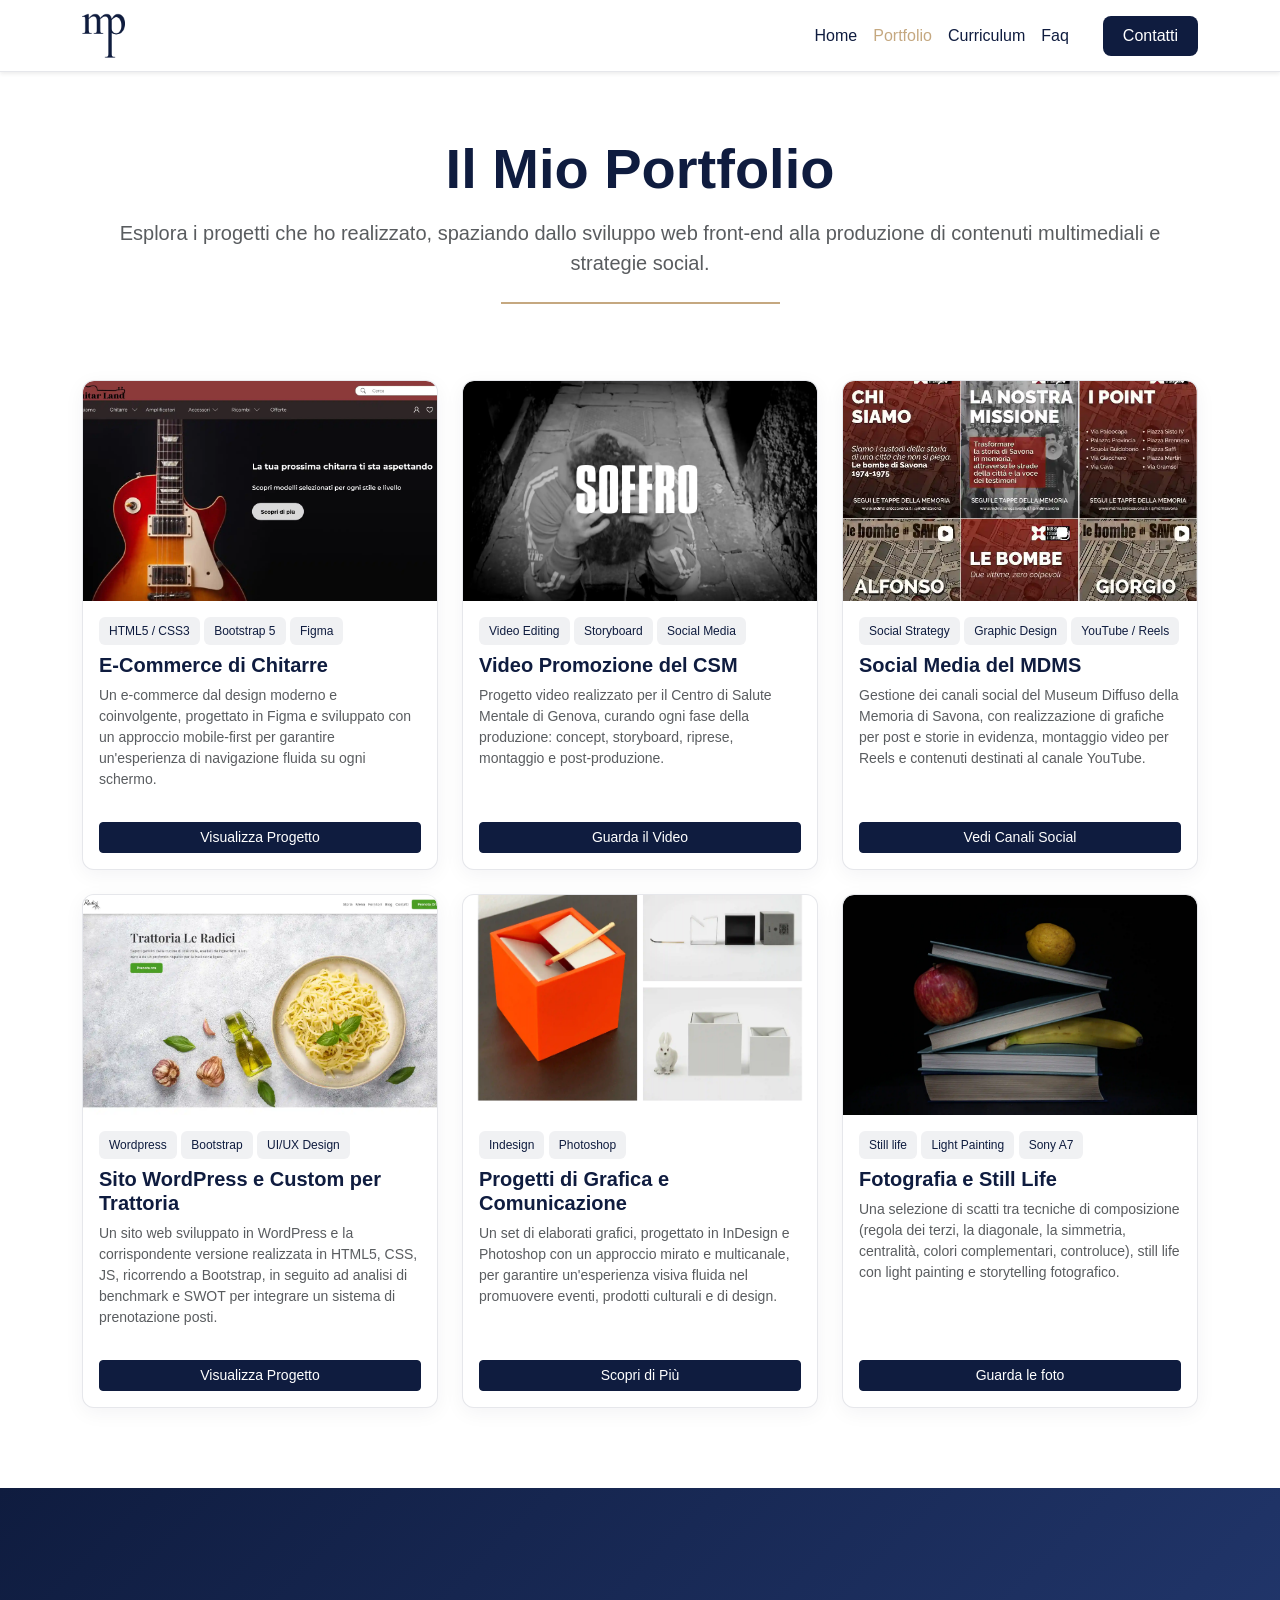
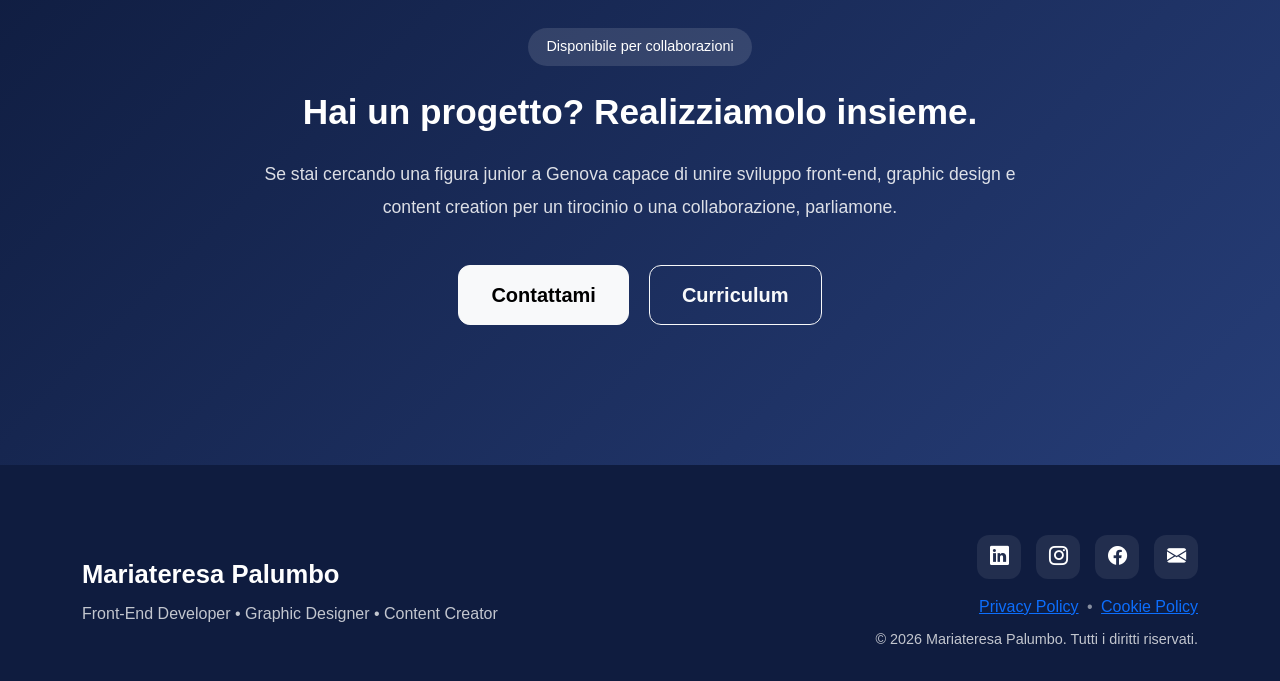
<file: portfolio.html>
<!DOCTYPE html>
<html lang="it" prefix="og: https://ogp.me/ns#">
<head>
     
    
    
    <meta charset="UTF-8">
    <meta name="viewport" content="width=device-width, initial-scale=1.0">
    <title>Portfolio Mariateresa Palumbo</title>
    <meta name="description" content="Portfolio di Mariateresa Palumbo, Digital Humanist a Genova: sviluppo web front-end, graphic design, social media strategy e produzioni multimediali.">
    <meta name="robots" content="follow, index, max-snippet:-1, max-video-preview:-1, max-image-preview:large">
    <link rel="canonical" href="https://www.mariateresapalumbo.it/portfolio.html">
    
    
   
    <link rel="preload" href="https://cdn.jsdelivr.net/npm/bootstrap-icons@1.11.1/font/fonts/bootstrap-icons.woff2" as="font" type="font/woff2" crossorigin>
    
    <meta property="og:locale" content="it_IT">
    <meta property="og:title" content="Portfolio | Mariateresa Palumbo">
    <meta property="og:description" content="Portfolio di Mariateresa Palumbo, Digital Humanist a Genova: sviluppo web front-end, graphic design, social media strategy e produzioni multimediali.">
    <meta property="og:image" content="https://www.mariateresapalumbo.it/img/logo_sitopersonale.webp">
    <meta property="og:url" content="https://www.mariateresapalumbo.it/portfolio.html">
    <meta property="og:type" content="website">
    
    <meta name="twitter:card" content="summary_large_image">
    <meta name="twitter:title" content="Portfolio | Mariateresa Palumbo">
    <meta name="twitter:description" content="Portfolio di Mariateresa Palumbo, Digital Humanist a Genova: sviluppo web front-end, graphic design, social media strategy e produzioni multimediali.">

    
    <link rel="icon" href="img/favicon.png" type="image/png">
    
<script type="application/ld+json">
{
  "@context": "https://schema.org",
  "@graph": [
    {
      "@type": "Article",
      "@id": "https://www.mariateresapalumbo.it/portfolio.html#article",
      "headline": "Portfolio Progetti | Mariateresa Palumbo - Digital Humanist & Web Designer",
      "description": "Scopri i progetti di sviluppo front-end, graphic design, social media e video ideati e realizzati da Mariateresa Palumbo.",
      "image": "https://www.mariateresapalumbo.it/img/anteprima_chitarre.webp",
      "datePublished": "2026-07-07T09:00:00+02:00",
      "dateModified": "2026-07-09T20:00:00+02:00",
      "inLanguage": "it-IT",
      "mainEntityOfPage": "https://www.mariateresapalumbo.it/portfolio.html",
      "author": {
        "@type": "Person",
        "name": "Mariateresa Palumbo",
        "url": "https://www.mariateresapalumbo.it",
        "jobTitle": "Digital Humanist & Front-End Developer",
        "knowsAbout": [
          "Digital Humanities",
          "Front-End Development",
          "HTML5 & CSS3",
          "Bootstrap Framework",
          "Graphic Design",
          "Content Creation",
          "Social Media Management"
        ]
      },
      "publisher": {
        "@id": "https://www.mariateresapalumbo.it/#organization"
      },
      "hasPart": [
        {
          "@type": "CreativeWork",
          "@id": "https://www.mariateresapalumbo.it/portfolio.html#progetto1",
          "name": "E-Commerce di Chitarre",
          "description": "Un e-commerce dal design moderno e coinvolgente, progettato in Figma e sviluppato con un approccio mobile-first per garantire un'esperienza di navigazione fluida su ogni schermo.",
          "keywords": "UI/UX Design, Figma, Front-End Development, Bootstrap 5, HTML5, CSS3",
          "author": {
            "name": "Mariateresa Palumbo"
          }
        },
        {
          "@type": "CreativeWork",
          "@id": "https://www.mariateresapalumbo.it/portfolio.html#progetto2",
          "name": "Video Promozione del CSM",
          "description": "Progetto video realizzato per il Centro di Salute Mentale di Genova, curando ogni fase della produzione: concept, storyboard, riprese, montaggio e post-produzione.",
          "keywords": "Video Editing, Storyboard, Social Media, DaVinci Resolve",
          "author": {
            "name": "Mariateresa Palumbo"
          }
        },
        {
          "@type": "CreativeWork",
          "@id": "https://www.mariateresapalumbo.it/portfolio.html#progetto3",
          "name": "Social Media del MDMS",
          "description": "Gestione dei canali social del Museum Diffuso della Memoria di Savona, con realizzazione di grafiche per post e storie in evidenza, montaggio video per Reels e contenuti destinati al canale YouTube.",
          "keywords": "Social Strategy, Graphic Design, YouTube, Reels",
          "author": {
            "name": "Mariateresa Palumbo"
          }
        },
        {
          "@type": "CreativeWork",
          "@id": "https://www.mariateresapalumbo.it/portfolio.html#progetto4",
          "name": "Sito WordPress e Custom per Trattoria",
          "description": "Un sito web sviluppato in WordPress e la corrispondente versione realizzata in HTML5, CSS, JS, ricorrendo a Bootstrap, in seguito ad analisi di benchmark e SWOT per integrare un sistema di prenotazione posti.",
          "keywords": "WordPress, Bootstrap, UI/UX Design, HTML5, CSS3, JavaScript",
          "author": {
            "name": "Mariateresa Palumbo"
          }
        },
        {
          "@type": "CreativeWork",
          "@id": "https://www.mariateresapalumbo.it/portfolio.html#progetto5",
          "name": "Progetti di Grafica e Comunicazione",
          "description": "Un set di elaborati grafici, progettato in InDesign e Photoshop con un approccio mirato e multicanale, per garantire un'esperienza visiva fluida nel promovere eventi, prodotti culturali e di design.",
          "keywords": "InDesign, Photoshop, Graphic Design, Comunicazione",
          "author": {
            "name": "Mariateresa Palumbo"
          }
        },
        {
          "@type": "CreativeWork",
          "@id": "https://www.mariateresapalumbo.it/portfolio.html#progetto6",
          "name": "Fotografia e Still Life",
          "description": "Una selezione di scatti tra tecniche di composizione (regola dei terzi, la diagonale, la simmetria, centralità, colori complementari, controluce), still life con light painting e storytelling fotografico.",
          "keywords": "Still Life, Light Painting, Sony A7, Fotografia, Storytelling",
          "author": {
            "name": "Mariateresa Palumbo"
          }
        }
      ]
    },
    {
      "@type": "Organization",
      "@id": "https://www.mariateresapalumbo.it/#organization",
      "name": "Mariateresa Palumbo",
      "url": "https://www.mariateresapalumbo.it",
     "logo": {
        "@type": "ImageObject",
        "@id": "https://www.mariateresapalumbo.it/#logo",
        "url": "https://www.mariateresapalumbo.it/img/logo_sitopersonale.webp",
        "caption": "Logo Mariateresa Palumbo"
      },
      "image": "https://www.mariateresapalumbo.it/img/profilo_me.webp",
      "address": {
        "@type": "PostalAddress",
        "streetAddress": "Cornigliano",
        "postalCode": "16152",
        "addressLocality": "Genova",
        "addressRegion": "Liguria",
        "addressCountry": "IT"
      },
      "sameAs": [
        "https://www.linkedin.com/in/mariateresa-palumbo-a292502a2/",
        "https://www.instagram.com/maripalumbo.it/",
        "https://www.facebook.com/profile.php?id=100085753847292"
      ]
    },
    {
      "@type": "WebSite",
      "@id": "https://www.mariateresapalumbo.it/#website",
      "url": "https://www.mariateresapalumbo.it",
      "name": "Mariateresa Palumbo",
      "publisher": {
        "@id": "https://www.mariateresapalumbo.it/#organization"
      },
      "inLanguage": "it-IT"
    }
  ]
}
</script>

   
   
    
    
    
    
    <script defer type="text/javascript" src="https://embeds.iubenda.com/widgets/c6013dd1-7133-4123-83e5-796165adba0d.js"></script>
     <script async src="https://www.googletagmanager.com/gtag/js?id=G-FH8F1QGST9"></script>
    <script>
      window.dataLayer = window.dataLayer || [];
      function gtag(){dataLayer.push(arguments);}
      gtag('js', new Date());
      gtag('config', 'G-FH8F1QGST9');
    </script>
    
    
    
   
    <link href="bootstrap.min.css" rel="stylesheet">
    
   
    <link rel="preload" href="https://cdn.jsdelivr.net/npm/bootstrap-icons@1.11.3/font/fonts/bootstrap-icons.woff2" as="font" type="font/woff2" crossorigin>
    
    
    <link rel="stylesheet" href="https://cdn.jsdelivr.net/npm/bootstrap-icons@1.11.3/font/bootstrap-icons.min.css" media="print" onload="this.media='all'">
    <noscript><link rel="stylesheet" href="https://cdn.jsdelivr.net/npm/bootstrap-icons@1.11.3/font/bootstrap-icons.min.css"></noscript>
    
   
    <link rel="stylesheet" href="styles.css">
</head>

<body>

    <nav class="navbar navbar-expand-lg navbar-personalizzata fixed-top shadow-sm">
    <div class="container">
        <!-- Logo -->
        <a class="navbar-brand fw-bold" href="/">
            <img src="img/logo_sitopersonale.webp" alt="Logo MP Mariateresa Palumbo - Digital Humanist e Web Designer Genova" class="navbar-logo">
        </a>
        
       
        <button class="navbar-toggler" type="button" data-bs-toggle="offcanvas" data-bs-target="#navigazionePrincipale" aria-controls="navigazionePrincipale" aria-label="Attiva navigazione">
            <span class="navbar-toggler-icon"></span>
        </button>

       
        <div class="offcanvas offcanvas-end w-100 bg-menu-mobile" tabindex="-1" id="navigazionePrincipale" aria-labelledby="navigazionePrincipaleLabel">
            
            
            <div class="offcanvas-header justify-content-end d-lg-none">
                <button type="button" class="btn-close btn-close-white" data-bs-dismiss="offcanvas" aria-label="Close"></button>
            </div>

           
            <div class="offcanvas-body align-items-center">
                <ul class="navbar-nav ms-auto mb-2 mb-lg-0 fw-medium text-center w-100 justify-content-lg-end align-items-center">
                    <li class="nav-item py-2 py-lg-0">
                        <a class="nav-link link-mobile-white" href="/">Home</a>
                    </li>
                    <li class="nav-item py-2 py-lg-0">
                       
                        <a class="nav-link active link-mobile-white" aria-current="page" href="portfolio.html">Portfolio</a>
                    </li>
                    <li class="nav-item py-2 py-lg-0">
                        <a class="nav-link link-mobile-white" href="curriculum.html">Curriculum</a>
                    </li>
                    <li class="nav-item py-2 py-lg-0">
                        <a class="nav-link link-mobile-white" href="faq.html">Faq</a>
                    </li>
                    <li class="nav-item py-2 py-lg-0 ps-lg-3">
                        <a class="btn btn-nav-contatti btn-mobile-white" href="contatti.html">Contatti</a>
                    </li>
                </ul>
            </div>
        </div>
    </div>
</nav>

    <header class="intestazione-pagina-portfolio text-center">
        <div class="container">
            <h1 class="display-4 fw-bold testo-blu-scuro mb-3">Il Mio <span class="testo-oro">Portfolio</span></h1>
            <p class="lead text-muted max-width-600 mx-auto">Esplora i progetti che ho realizzato, spaziando dallo sviluppo web front-end alla produzione di contenuti multimediali e strategie social.</p>
            <hr class="w-25 mx-auto mt-4" style="border-color: var(--colore-oro); border-width: 2px; opacity: 1;">
        </div>
    </header>

    <section class="sezione-portfolio">
        <div class="container">
            <div class="row g-4">
                
                <div class="col-md-6 col-lg-4">
                    <div class="card progetto-card-portfolio h-100">
                        <img src="img/anteprima_chitarre.webp" class="card-img-top img-chitarre" alt="Progetto di Web Design: interfaccia e-commerce di chitarre responsive e mobile-first sviluppato con Figma">
                        <div class="card-body d-flex flex-column">
                            <div class="mb-2">
                                <span class="badge-tecnologia-portfolio">HTML5 / CSS3</span>
                                <span class="badge-tecnologia-portfolio">Bootstrap 5</span>
                                <span class="badge-tecnologia-portfolio">Figma</span>
                            </div>
                            <h2 class="card-title fw-bold fs-5 testo-blu-scuro">E-Commerce di Chitarre</h2>
                            <p class="card-text text-muted small flex-grow-1">Un e-commerce dal design moderno e coinvolgente, progettato in Figma e sviluppato con un approccio mobile-first per garantire un'esperienza di navigazione fluida su ogni schermo.</p>
                            <div class="mt-3">
                                <a href="figma.html" class="btn btn-sm btn-blu-pieno w-100">Visualizza Progetto</a>
                            </div>
                        </div>
                    </div>
                </div>

                <div class="col-md-6 col-lg-4">
                    <div class="card progetto-card-portfolio h-100">
                        <img src="img/anteprima_videocsm.webp" class="card-img-top img-csm" alt="Anteprima del progetto video promozionale realizzato per il Centro di Salute Mentale di Genova">
                        <div class="card-body d-flex flex-column">
                            <div class="mb-2">
                                <span class="badge-tecnologia-portfolio">Video Editing</span>
                                <span class="badge-tecnologia-portfolio">Storyboard</span>
                                <span class="badge-tecnologia-portfolio">Social Media</span>
                            </div>
                            <h2 class="card-title fw-bold fs-5 testo-blu-scuro">Video Promozione del CSM</h2>
                            <p class="card-text text-muted small flex-grow-1">Progetto video realizzato per il Centro di Salute Mentale di Genova, curando ogni fase della produzione: concept, storyboard, riprese, montaggio e post-produzione.</p>
                            <div class="mt-3">
                                <a href="videoediting.html" class="btn btn-sm btn-blu-pieno w-100">Guarda il Video</a>
                            </div>
                        </div>
                    </div>
                </div>

                <div class="col-md-6 col-lg-4">
                    <div class="card progetto-card-portfolio h-100">
                        <img src="img/anteprima_mdms.webp" class="card-img-top img-museo" alt="Grafiche social e contenuti video per i canali Instagram e YouTube del Museo Diffuso della Memoria di Savona">
                        <div class="card-body d-flex flex-column">
                            <div class="mb-2">
                                <span class="badge-tecnologia-portfolio">Social Strategy</span>
                                <span class="badge-tecnologia-portfolio">Graphic Design</span>
                                <span class="badge-tecnologia-portfolio">YouTube / Reels</span>
                            </div>
                            <h2 class="card-title fw-bold fs-5 testo-blu-scuro">Social Media del MDMS</h2>
                            <p class="card-text text-muted small flex-grow-1">Gestione dei canali social del Museum Diffuso della Memoria di Savona, con realizzazione di grafiche per post e storie in evidenza, montaggio video per Reels e contenuti destinati al canale YouTube.</p>
                            <div class="mt-3">
                                <a href="strategiesocial.html" class="btn btn-sm btn-blu-pieno w-100">Vedi Canali Social</a>
                            </div>
                        </div>
                    </div>
                </div>
                
                <div class="col-md-6 col-lg-4">
                    <div class="card progetto-card-portfolio h-100">
                        <img src="img/anteprima_trattoria.webp" class="card-img-top" alt="Screenshot del sito web per trattoria con sistema di prenotazione sviluppato in WordPress e Bootstrap">
                        <div class="card-body d-flex flex-column">
                            <div class="mb-2">
                                <span class="badge-tecnologia-portfolio">Wordpress</span>
                                <span class="badge-tecnologia-portfolio">Bootstrap</span>
                                <span class="badge-tecnologia-portfolio">UI/UX Design</span>
                            </div>
                            <h2 class="card-title fw-bold fs-5 testo-blu-scuro">Sito WordPress e Custom per Trattoria</h2>
                            <p class="card-text text-muted small flex-grow-1">Un sito web sviluppato in WordPress e la corrispondente versione realizzata in HTML5, CSS, JS, ricorrendo a Bootstrap, in seguito ad analisi di benchmark e SWOT per integrare un sistema di prenotazione posti.</p>
                            <div class="mt-3">
                                <a href="wordpress.html" class="btn btn-sm btn-blu-pieno w-100">Visualizza Progetto</a>
                            </div>
                        </div>
                    </div>
                </div>

                <div class="col-md-6 col-lg-4">
                    <div class="card progetto-card-portfolio h-100">
                        <img src="img/anteprima_grafica.webp" class="card-img-top img-grafica" alt="Elaborati di graphic design e comunicazione culturale realizzati con Adobe InDesign e Photoshop">
                        <div class="card-body d-flex flex-column">
                            <div class="mb-2">
                                <span class="badge-tecnologia-portfolio">Indesign</span>
                                <span class="badge-tecnologia-portfolio">Photoshop</span>
                            </div>
                            <h2 class="card-title fw-bold fs-5 testo-blu-scuro">Progetti di Grafica e Comunicazione</h2>
                            <p class="card-text text-muted small flex-grow-1">Un set di elaborati grafici, progettato in InDesign e Photoshop con un approccio mirato e multicanale, per garantire un'esperienza visiva fluida nel promuovere eventi, prodotti culturali e di design.</p>
                            <div class="mt-3">
                                <a href="grafica.html" class="btn btn-sm btn-blu-pieno w-100">Scopri di Più</a>
                            </div>
                        </div>
                    </div>
                </div>

                <div class="col-md-6 col-lg-4">
                    <div class="card progetto-card-portfolio h-100">
                        <img src="img/anteprima_stilllife.webp" class="card-img-top" alt="Fotografia still life in light painting e composizione fotografica creativa">
                        <div class="card-body d-flex flex-column">
                            <div class="mb-2">
                                <span class="badge-tecnologia-portfolio">Still life</span>
                                <span class="badge-tecnologia-portfolio">Light Painting</span>
                                <span class="badge-tecnologia-portfolio">Sony A7</span>
                            </div>
                            <h2 class="card-title fw-bold fs-5 testo-blu-scuro">Fotografia e Still Life</h2>
                            <p class="card-text text-muted small flex-grow-1">Una selezione di scatti tra tecniche di composizione (regola dei terzi, la diagonale, la simmetria, centralità, colori complementari, controluce), still life con light painting e storytelling fotografico.</p>
                            <div class="mt-3">
                                <a href="fotografia.html" class="btn btn-sm btn-blu-pieno w-100">Guarda le foto</a>
                            </div>
                        </div>
                    </div>
                </div>

            </div>
        </div>
    </section>
    
    
        <section class="cta-home">
        <div class="container">
            <div class="cta-box">
                <span class="section-label light">Disponibile per collaborazioni</span>
                <h2>Hai un progetto? Realizziamolo insieme.</h2>
                <p>Se stai cercando una figura junior a Genova capace di unire sviluppo front-end, graphic design e content creation per un tirocinio o una collaborazione, parliamone.</p>
       
                <div class="cta-buttons">
                    <a href="contatti.html" class="btn btn-light btn-lg"> Contattami </a>
                    <a href="curriculum.html" class="btn btn-outline-light btn-lg"> Curriculum </a>
                </div>
            </div>
        </div>
    </section>
    

      <footer class="pie-di-pagina">
    <div class="container">
        <div class="row gy-4 align-items-center">
            
            
            <div class="col-lg-6 text-center text-lg-start">
                <h3>Mariateresa Palumbo</h3>
                <p>Front-End Developer • Graphic Designer • Content Creator</p>
            </div>

           
            <div class="col-lg-6 text-center text-lg-end">
                
                
                <div class="footer-social d-flex justify-content-center justify-content-lg-end mb-3">
                    <a href="https://www.linkedin.com/in/mariateresa-palumbo-a292502a2/" target="_blank" aria-label="Profilo LinkedIn di Mariateresa Palumbo">
                        <i class="bi bi-linkedin"></i>
                    </a>
                    <a href="https://www.instagram.com/maripalumbo.it/" target="_blank" aria-label="Profilo Instagram di Mariateresa Palumbo">
                        <i class="bi bi-instagram"></i>
                    </a>
                    <a href="https://www.facebook.com/profile.php?id=100085753847292" target="_blank" aria-label="Profilo Facebook di Mariateresa Palumbo">
                        <i class="bi bi-facebook"></i>
                    </a>
                    <a href="mailto:info@mariateresapalumbo.it" aria-label="Mail di Mariateresa Palumbo">
                        <i class="bi bi-envelope-fill"></i>
                    </a>
                </div>

                
                <div class="footer-legal mb-2">
                    <a href="https://www.iubenda.com/privacy-policy/55834810" class="iubenda-white iubenda-noframe iubenda-embed" title="Privacy Policy ">Privacy Policy</a><script type="text/javascript">(function (w,d) {var loader = function () {var s = d.createElement("script"), tag = d.getElementsByTagName("script")[0]; s.src="https://cdn.iubenda.com/iubenda.js"; tag.parentNode.insertBefore(s,tag);}; if(w.addEventListener){w.addEventListener("load", loader, false);}else if(w.attachEvent){w.attachEvent("onload", loader);}else{w.onload = loader;}})(window, document);</script>
                    
                    <span class="text-white-50 mx-1">•</span>
                    
                    <a href="https://www.iubenda.com/privacy-policy/55834810/cookie-policy" class="iubenda-white iubenda-noframe iubenda-embed" title="Cookie Policy ">Cookie Policy</a><script type="text/javascript">(function (w,d) {var loader = function () {var s = d.createElement("script"), tag = d.getElementsByTagName("script")[0]; s.src="https://cdn.iubenda.com/iubenda.js"; tag.parentNode.insertBefore(s,tag);}; if(w.addEventListener){w.addEventListener("load", loader, false);}else if(w.attachEvent){w.attachEvent("onload", loader);}else{w.onload = loader;}})(window, document);</script>
                </div>

                
                <p class="copyright">© 2026 Mariateresa Palumbo. Tutti i diritti riservati.</p>
            </div>

        </div>
    </div>
</footer>

    <script src="https://cdn.jsdelivr.net/npm/bootstrap@5.3.2/dist/js/bootstrap.bundle.min.js"></script>
</body>
</html>
</file>
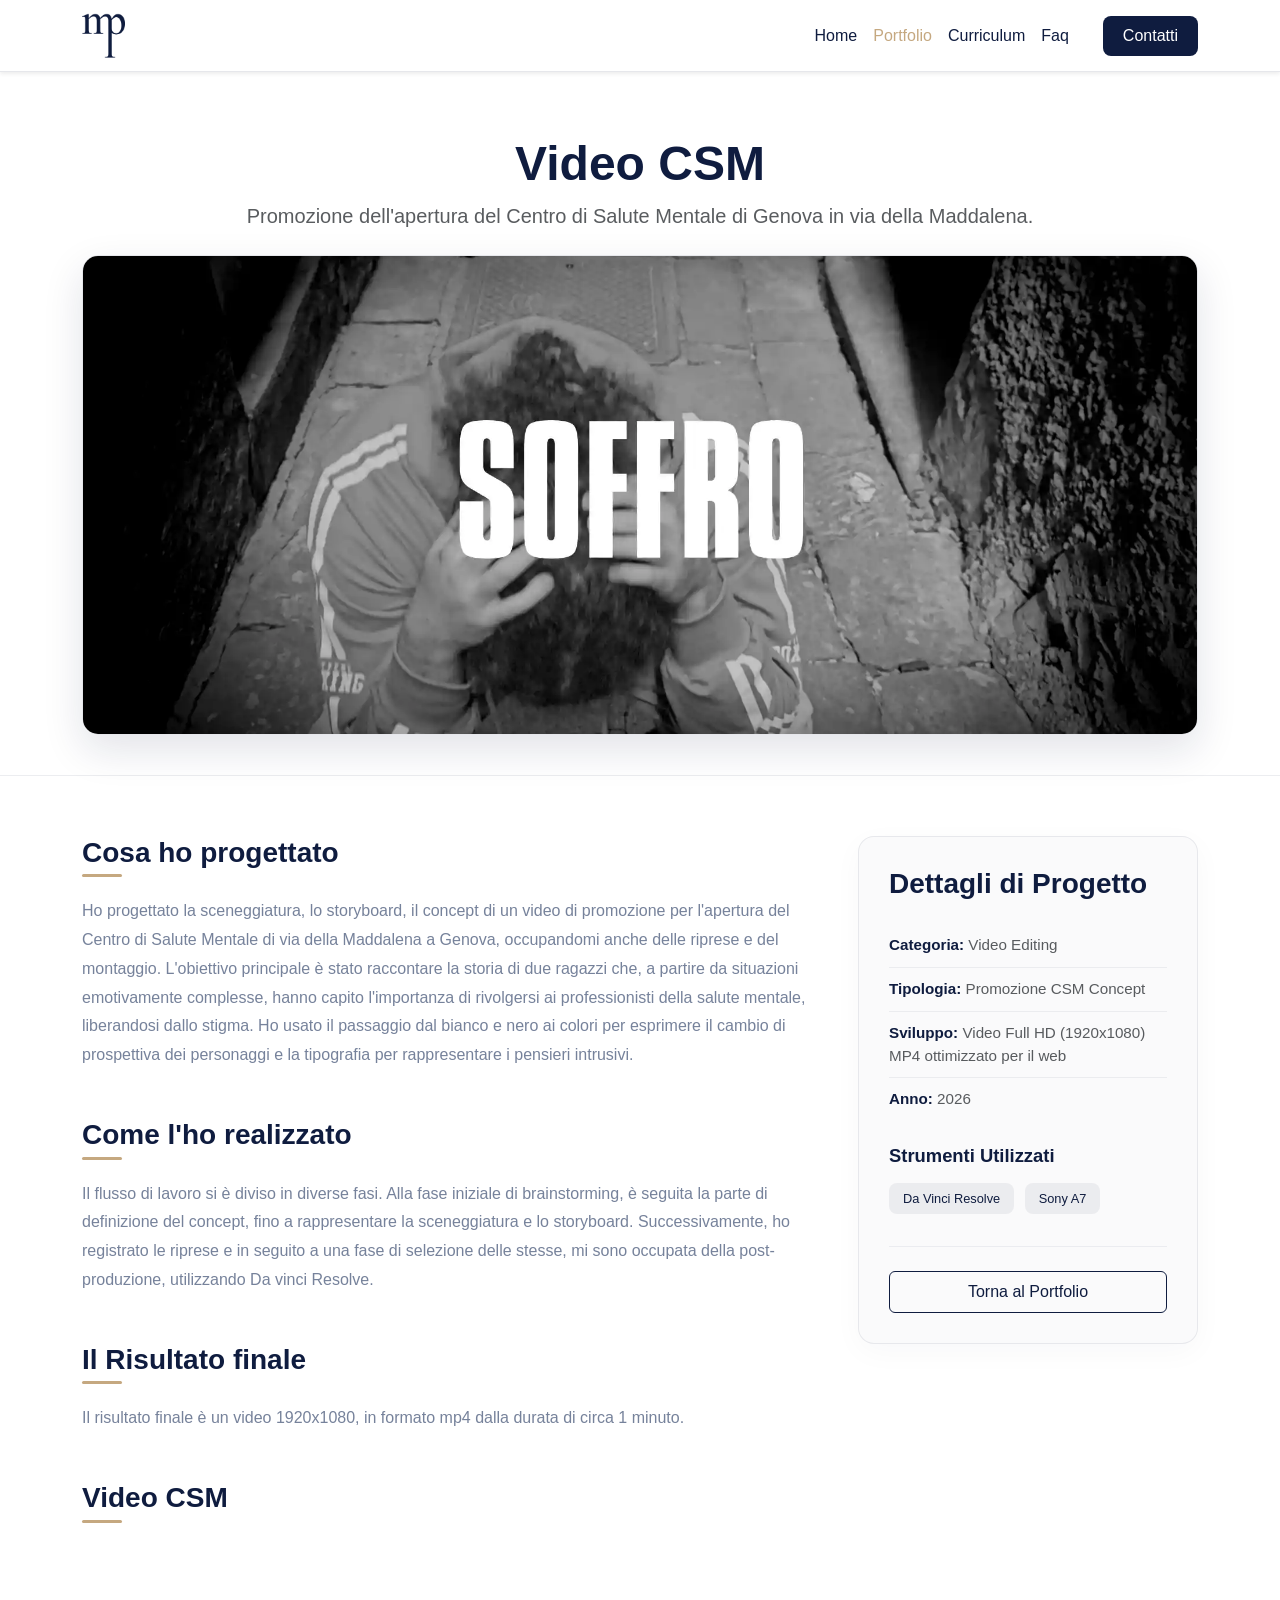
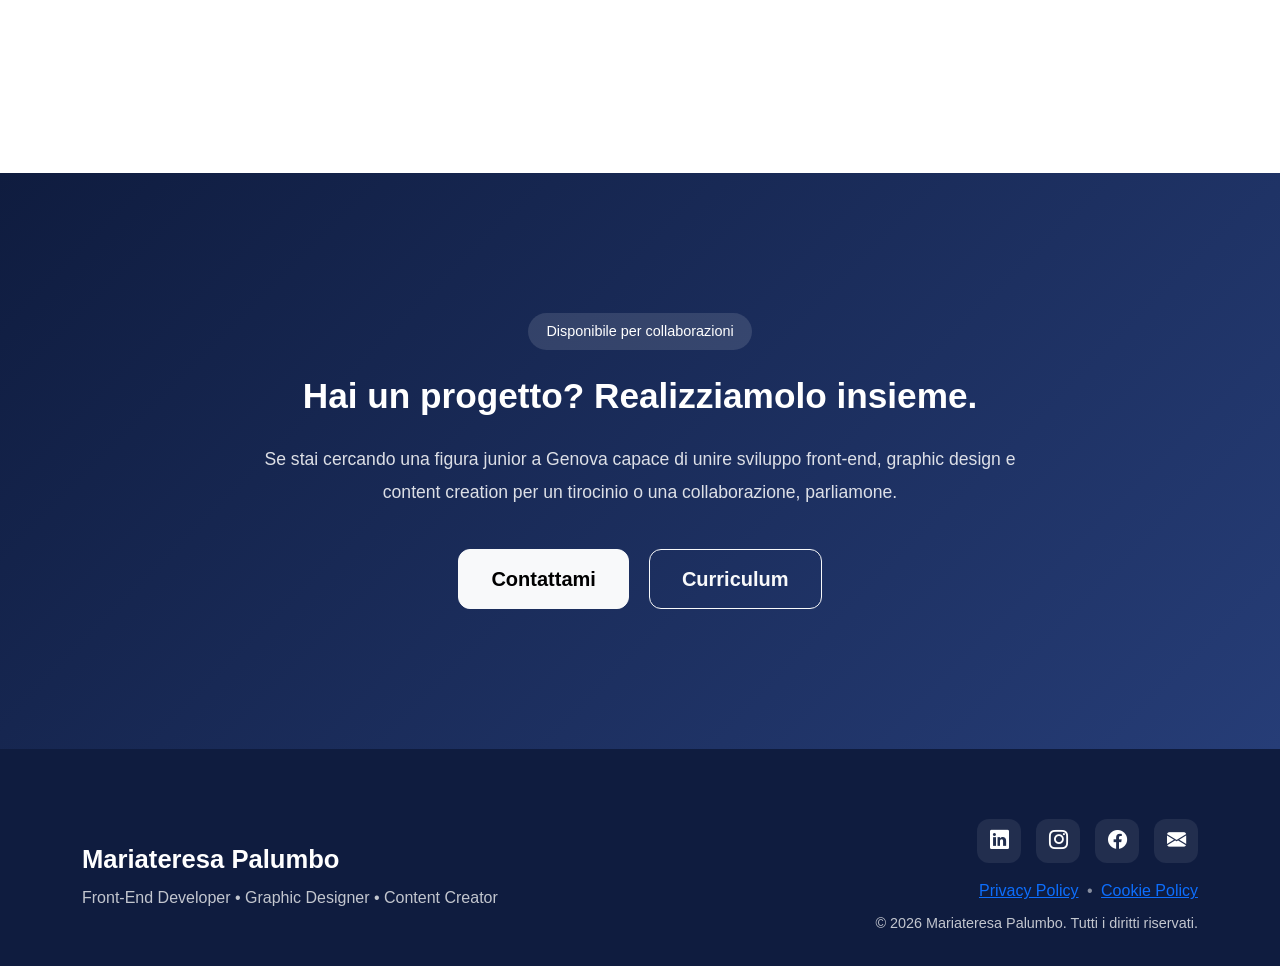
<file: videoediting.html>
<!DOCTYPE html>
<html lang="it" prefix="og: https://ogp.me/ns#">
<head>
   
    <meta charset="UTF-8">
    <meta name="viewport" content="width=device-width, initial-scale=1.0">
    <title>Video CSM - Centro di Salute Mentale di Genova | Mariateresa Palumbo</title>
    <meta name="description" content="Progettazione, riprese e montaggio del video promozionale per l'apertura del Centro di Salute Mentale di via della Maddalena a Genova.">
    <link rel="canonical" href="https://www.mariateresapalumbo.it/videoediting.html">

   
    <meta property="og:type" content="article">
    <meta property="og:url" content="https://www.mariateresapalumbo.it/videoediting.html">
    <meta property="og:title" content="Video Editing e Storytelling per il Centro di Salute Mentale di Genova | Mariateresa Palumbo">
    <meta property="og:description" content="Progettazione, riprese e montaggio del video promozionale per l'apertura del Centro di Salute Mentale di via della Maddalena a Genova.">
    <meta property="og:image" content="https://www.mariateresapalumbo.it/img/anteprima_videocsm.webp">

   
    <meta name="twitter:card" content="summary_large_image">
    <meta name="twitter:url" content="https://www.mariateresapalumbo.it/videoediting.html">
    <meta name="twitter:title" content="Video Editing e Storytelling per il Centro di Salute Mentale di Genova| Mariateresa Palumbo">
    <meta name="twitter:description" content="Progettazione, riprese e montaggio del video promozionale per l'apertura del Centro di Salute Mentale di via della Maddalena a Genova.">
    <meta name="twitter:image" content="https://www.mariateresapalumbo.it/img/anteprima_videocsm.webp">
    
    <link rel="icon" href="img/favicon.png" type="image/png">
    
    <script type="application/ld+json">
{
  "@context": "https://schema.org",
  "@graph": [
    {
      "@type": "Person",
      "@id": "https://www.mariateresapalumbo.it/#person",
      "name": "Mariateresa Palumbo",
      "jobTitle": "Digital Humanist & Web Designer",
      "url": "https://www.mariateresapalumbo.it",
      "email": "info@mariateresapalumbo.it",
      "sameAs": [
        "https://www.linkedin.com/in/mariateresa-palumbo-a292502a2/",
        "https://www.instagram.com/maripalumbo.it/",
        "https://www.facebook.com/profile.php?id=100085753847292"
      ],
      "address": {
        "@type": "PostalAddress",
        "streetAddress": "Cornigliano",
        "postalCode": "16152",
        "addressLocality": "Genova",
        "addressRegion": "Liguria",
        "addressCountry": "IT"
      }
    },
    {
      "@type": "Organization",
      "@id": "https://www.mariateresapalumbo.it/#organization",
      "name": "Mariateresa Palumbo",
      "url": "https://www.mariateresapalumbo.it",
      "logo": {
        "@type": "ImageObject",
        "@id": "https://www.mariateresapalumbo.it/#logo",
        "url": "https://www.mariateresapalumbo.it/img/logo_sitopersonale.webp",
        "caption": "Logo Mariateresa Palumbo"
      },
      "image": "https://www.mariateresapalumbo.it/img/profilo_me.webp",
      "address": {
        "@type": "PostalAddress",
        "streetAddress": "Cornigliano",
        "postalCode": "16152",
        "addressLocality": "Genova",
        "addressRegion": "Liguria",
        "addressCountry": "IT"
      }
    },
    {
      "@type": "WebSite",
      "@id": "https://www.mariateresapalumbo.it/#website",
      "url": "https://www.mariateresapalumbo.it",
      "name": "Mariateresa Palumbo",
      "publisher": {
        "@id": "https://www.mariateresapalumbo.it/#organization"
      },
      "inLanguage": "it-IT"
    },
    {
      "@type": "ImageObject",
      "@id": "https://www.mariateresapalumbo.it/img/anteprima_videocsm.webp",
      "url": "https://www.mariateresapalumbo.it/img/anteprima_videocsm.webp",
      "caption": "Video CSM - Centro di Salute Mentale di Genova - Mariateresa Palumbo",
      "inLanguage": "it-IT"
    },
    {
      "@type": "WebPage",
      "@id": "https://www.mariateresapalumbo.it/videoediting.html#webpage",
      "url": "https://www.mariateresapalumbo.it/videoediting.html",
      "name": "Video CSM - Dettaglio Progetto - Mariateresa Palumbo",
      "datePublished": "2026-04-15T10:00:00+02:00",
      "dateModified": "2026-07-10T11:40:00+02:00",
      "isPartOf": {
        "@id": "https://www.mariateresapalumbo.it/#website"
      },
      "primaryImageOfPage": {
        "@id": "https://www.mariateresapalumbo.it/img/anteprima_videocsm.webp"
      },
      "description": "Progettazione, riprese e montaggio del video promozionale per l'apertura del Centro di Salute Mentale di via della Maddalena a Genova.",
      "inLanguage": "it-IT"
    },
    {
      "@type": "BlogPosting",
      "@id": "https://www.mariateresapalumbo.it/videoediting.html#blogposting",
      "headline": "Video Editing e Storytelling per il Centro di Salute Mentale di Genova",
      "description": "Realizzazione di un video concept per contrastare lo stigma legato alla salute mentale. Gestione del flusso di lavoro da brainstorming, sceneggiatura e riprese fino alla post-produzione con DaVinci Resolve.",
      "keywords": "Video CSM, Video Editing, DaVinci Resolve, Sony A7, Storyboard, Salute Mentale Genova, Sceneggiatura, Content Creation",
      "datePublished": "2026-04-15T10:00:00+02:00",
      "dateModified": "2026-07-10T11:40:00+02:00",
      "mainEntityOfPage": "https://www.mariateresapalumbo.it/videoediting.html",
      "isPartOf": {
        "@id": "https://www.mariateresapalumbo.it/videoediting.html#webpage"
      },
      "author": {
        "@id": "https://www.mariateresapalumbo.it/#person"
      },
      "publisher": {
        "@id": "https://www.mariateresapalumbo.it/#organization"
      },
      "image": {
        "@id": "https://www.mariateresapalumbo.it/img/anteprima_videocsm.webp"
      },
      "inLanguage": "it-IT"
    },
    {
      "@type": "VideoObject",
      "@id": "https://www.mariateresapalumbo.it/videoediting.html#video",
      "name": "Video CSM - Promozione Centro di Salute Mentale",
      "description": "Video promozionale per l'apertura del CSM di via della Maddalena a Genova, incentrato sull'importanza di superare lo stigma.",
      "thumbnailUrl": [
        "https://www.mariateresapalumbo.it/img/anteprima_videocsm.webp"
      ],
      "uploadDate": "2026-04-15T10:00:00+02:00",
      "contentUrl": "https://www.youtube.com/watch?v=fd6kOjWhTUA",
      "embedUrl": "https://www.youtube.com/embed/fd6kOjWhTUA",
      "duration": "PT1M0S"
    },
    {
      "@type": "CreativeWork",
      "@id": "https://www.mariateresapalumbo.it/videoediting.html#creativework",
      "name": "Produzione Video Promozionale CSM",
      "author": {
        "@id": "https://www.mariateresapalumbo.it/#person"
      },
      "about": "Ideazione visiva, uso del colore (transizione bianco/nero e colore) e della tipografia per esprimere dinamiche psicologiche e contrastare lo stigma sociale.",
      "genre": "Video Production & Social Awareness",
      "mainEntityOfPage": {
        "@id": "https://www.mariateresapalumbo.it/videoediting.html#webpage"
      }
    }
  ]
}
</script>
    
    
    <script defer type="text/javascript" src="https://embeds.iubenda.com/widgets/c6013dd1-7133-4123-83e5-796165adba0d.js"></script>
     <script async src="https://www.googletagmanager.com/gtag/js?id=G-FH8F1QGST9"></script>
    <script>
      window.dataLayer = window.dataLayer || [];
      function gtag(){dataLayer.push(arguments);}
      gtag('js', new Date());
      gtag('config', 'G-FH8F1QGST9');
    </script>
    
    
   
<link rel="preload" href="https://cdn.jsdelivr.net/npm/bootstrap-icons@1.11.3/font/fonts/bootstrap-icons.woff2" as="font" type="font/woff2" crossorigin>


<link href="bootstrap.min.css" rel="stylesheet">


<link rel="stylesheet" href="https://cdn.jsdelivr.net/npm/bootstrap-icons@1.11.3/font/bootstrap-icons.min.css" media="print" onload="this.media='all'">
<noscript><link rel="stylesheet" href="https://cdn.jsdelivr.net/npm/bootstrap-icons@1.11.3/font/bootstrap-icons.min.css"></noscript>


<link rel="stylesheet" href="styles.css">
    
</head>
<body>

    <nav class="navbar navbar-expand-lg navbar-personalizzata fixed-top shadow-sm">
    <div class="container">
       
        <a class="navbar-brand fw-bold" href="/">
            <img src="img/logo_sitopersonale.webp" alt="Logo MP Mariateresa Palumbo - Digital Humanist e Web Designer Genova" class="navbar-logo">
        </a>
        
        
        <button class="navbar-toggler" type="button" data-bs-toggle="offcanvas" data-bs-target="#navigazionePrincipale" aria-controls="navigazionePrincipale" aria-label="Attiva navigazione">
            <span class="navbar-toggler-icon"></span>
        </button>

       
        <div class="offcanvas offcanvas-end w-100 bg-menu-mobile" tabindex="-1" id="navigazionePrincipale" aria-labelledby="navigazionePrincipaleLabel">
            
          
            <div class="offcanvas-header justify-content-end d-lg-none">
                <button type="button" class="btn-close btn-close-white" data-bs-dismiss="offcanvas" aria-label="Close"></button>
            </div>

           
            <div class="offcanvas-body align-items-center">
                <ul class="navbar-nav ms-auto mb-2 mb-lg-0 fw-medium text-center w-100 justify-content-lg-end align-items-center">
                    <li class="nav-item py-2 py-lg-0">
                        <a class="nav-link link-mobile-white" href="/">Home</a>
                    </li>
                    <li class="nav-item py-2 py-lg-0">
                       
                        <a class="nav-link active link-mobile-white" aria-current="page" href="portfolio.html">Portfolio</a>
                    </li>
                    <li class="nav-item py-2 py-lg-0">
                        <a class="nav-link link-mobile-white" href="curriculum.html">Curriculum</a>
                    </li>
                    <li class="nav-item py-2 py-lg-0">
                        <a class="nav-link link-mobile-white" href="faq.html">Faq</a>
                    </li>
                    <li class="nav-item py-2 py-lg-0 ps-lg-3">
                        <a class="btn btn-nav-contatti btn-mobile-white" href="contatti.html">Contatti</a>
                    </li>
                </ul>
            </div>
        </div>
    </div>
</nav>
    
    
  
    <header class="hero-progetto-chitarre">
        <div class="container">
            <div class="text-center mb-4">
                <h1 class="display-5 fw-bold testo-blu-scuro mb-2">Video CSM</h1>
                <p class="lead text-muted">Promozione dell'apertura del Centro di Salute Mentale di Genova in via della Maddalena.</p>
            </div>
            
            <img src="img/anteprima_videocsm.webp" class="img-copertina-chitarre img-fluid" alt="Anteprima con un frame del video promozionale per l'apertura del Centro di Salute Mentale di Genova in via della Maddalena">
        </div>
    </header>


<main class="sezione-contenuto-chitarre">
    <div class="container">
        <div class="row g-5">

          
            <div class="col-lg-8">

              
                <section class="mb-5">
                    <h2 class="titolo-sezione-chitarre fw-bold testo-blu-scuro">
                        Cosa ho progettato
                    </h2>

                    <p class="testo-descrittivo-chitarre">
                        Ho progettato la sceneggiatura, lo storyboard, il concept di un video 
                        di promozione per l'apertura del Centro di Salute Mentale di via della 
                        Maddalena a Genova, occupandomi anche delle riprese e del montaggio. 
                        L'obiettivo principale è stato raccontare la storia di due ragazzi che, 
                        a partire da situazioni emotivamente complesse, hanno capito l'importanza 
                        di rivolgersi ai professionisti della salute mentale, liberandosi dallo stigma. 
                        Ho usato il passaggio dal bianco e nero ai colori per esprimere il cambio di 
                        prospettiva dei personaggi e la tipografia per rappresentare i pensieri intrusivi.
                    </p>
                </section>

               
                <section class="mb-5">
                    <h2 class="titolo-sezione-chitarre fw-bold testo-blu-scuro">
                        Come l'ho realizzato
                    </h2>

                    <p class="testo-descrittivo-chitarre">
                        Il flusso di lavoro si è diviso in diverse fasi.
                        Alla fase iniziale di brainstorming, è seguita la parte di definizione del concept,
                        fino a rappresentare la sceneggiatura e lo storyboard.
                        Successivamente, ho registrato le riprese e in seguito a una fase di selezione delle stesse, mi 
                        sono occupata della post-produzione, utilizzando Da vinci Resolve.
                    </p>
                </section>

               
                <section>

                    <h2 class="titolo-sezione-chitarre fw-bold testo-blu-scuro">
                        Il Risultato finale
                    </h2>

                    <p class="testo-descrittivo-chitarre">
                        Il risultato finale è un video 1920x1080, in formato mp4 dalla durata di circa 1 minuto.
                    </p>

                  
                    

                </section>

               
                <section class="mt-5">

                    <h2 class="titolo-sezione-chitarre fw-bold testo-blu-scuro">
                        Video CSM
                    </h2>

                  <iframe class="video-responsive video-desktop-chitarre" src="https://www.youtube.com/embed/fd6kOjWhTUA?si=pu2ErhTzrStlM3W1&rel=0" title="YouTube video player" allow="accelerometer; autoplay; clipboard-write; encrypted-media; gyroscope; picture-in-picture; web-share" referrerpolicy="strict-origin-when-cross-origin" allowfullscreen> </iframe>

                </section>

            </div>

            
            <div class="col-lg-4">

                <aside class="box-info-chitarre">

                    <h3 class="fw-bold testo-blu-scuro mb-4">
                        Dettagli di Progetto
                    </h3>

                    <ul class="lista-info-chitarre text-muted">
                        <li><strong class="testo-blu-scuro">Categoria:</strong> Video Editing</li>
                        <li><strong class="testo-blu-scuro">Tipologia:</strong> Promozione CSM Concept</li>
                        <li><strong class="testo-blu-scuro">Sviluppo:</strong> Video Full HD (1920x1080) MP4 ottimizzato per il web</li>
                        <li><strong class="testo-blu-scuro">Anno:</strong> 2026</li>
                    </ul>

                    <h4 class="fw-bold testo-blu-scuro mt-4 mb-3"
                        style="font-size:1.15rem;">
                        Strumenti Utilizzati
                    </h4>

                    <div class="mb-4">
                        <span class="badge-tech-chitarre">Da Vinci Resolve</span>
                        <span class="badge-tech-chitarre">Sony A7</span>
                    </div>

                    <hr class="my-4" style="opacity:.1;">

                    <div class="d-grid">
                        <a href="portfolio.html"
                           class="btn btn-blu-outline py-2">
                            Torna al Portfolio
                        </a>
                    </div>

                </aside>

            </div>

        </div>
    </div>
</main>
    
    
    <section class="cta-home">
        <div class="container">
            <div class="cta-box">
                <span class="section-label light">Disponibile per collaborazioni</span>
                <h2>Hai un progetto? Realizziamolo insieme.</h2>
                <p>Se stai cercando una figura junior a Genova capace di unire sviluppo front-end, graphic design e content creation per un tirocinio o una collaborazione, parliamone.</p>
       
                <div class="cta-buttons">
                    <a href="contatti.html" class="btn btn-light btn-lg"> Contattami </a>
                    <a href="curriculum.html" class="btn btn-outline-light btn-lg"> Curriculum </a>
                </div>
            </div>
        </div>
    </section>
    
    
       <footer class="pie-di-pagina">
    <div class="container">
        <div class="row gy-4 align-items-center">
            
            
            <div class="col-lg-6 text-center text-lg-start">
                <h3>Mariateresa Palumbo</h3>
                <p>Front-End Developer • Graphic Designer • Content Creator</p>
            </div>

           
            <div class="col-lg-6 text-center text-lg-end">
                
                
                <div class="footer-social d-flex justify-content-center justify-content-lg-end mb-3">
                    <a href="https://www.linkedin.com/in/mariateresa-palumbo-a292502a2/" target="_blank" aria-label="Profilo LinkedIn di Mariateresa Palumbo">
                        <i class="bi bi-linkedin"></i>
                    </a>
                    <a href="https://www.instagram.com/maripalumbo.it/" target="_blank" aria-label="Profilo Instagram di Mariateresa Palumbo">
                        <i class="bi bi-instagram"></i>
                    </a>
                    <a href="https://www.facebook.com/profile.php?id=100085753847292" target="_blank" aria-label="Profilo Facebook di Mariateresa Palumbo">
                        <i class="bi bi-facebook"></i>
                    </a>
                    <a href="mailto:info@mariateresapalumbo.it" aria-label="Mail di Mariateresa Palumbo">
                        <i class="bi bi-envelope-fill"></i>
                    </a>
                </div>

                
                <div class="footer-legal mb-2">
                    <a href="https://www.iubenda.com/privacy-policy/55834810" class="iubenda-white iubenda-noframe iubenda-embed" title="Privacy Policy ">Privacy Policy</a><script type="text/javascript">(function (w,d) {var loader = function () {var s = d.createElement("script"), tag = d.getElementsByTagName("script")[0]; s.src="https://cdn.iubenda.com/iubenda.js"; tag.parentNode.insertBefore(s,tag);}; if(w.addEventListener){w.addEventListener("load", loader, false);}else if(w.attachEvent){w.attachEvent("onload", loader);}else{w.onload = loader;}})(window, document);</script>
                    
                    <span class="text-white-50 mx-1">•</span>
                    
                    <a href="https://www.iubenda.com/privacy-policy/55834810/cookie-policy" class="iubenda-white iubenda-noframe iubenda-embed" title="Cookie Policy ">Cookie Policy</a><script type="text/javascript">(function (w,d) {var loader = function () {var s = d.createElement("script"), tag = d.getElementsByTagName("script")[0]; s.src="https://cdn.iubenda.com/iubenda.js"; tag.parentNode.insertBefore(s,tag);}; if(w.addEventListener){w.addEventListener("load", loader, false);}else if(w.attachEvent){w.attachEvent("onload", loader);}else{w.onload = loader;}})(window, document);</script>
                </div>

                
                <p class="copyright">© 2026 Mariateresa Palumbo. Tutti i diritti riservati.</p>
            </div>

        </div>
    </div>
</footer>

   
    <script src="https://cdn.jsdelivr.net/npm/bootstrap@5.3.0/dist/js/bootstrap.bundle.min.js"></script>
</body>
</html>
</file>
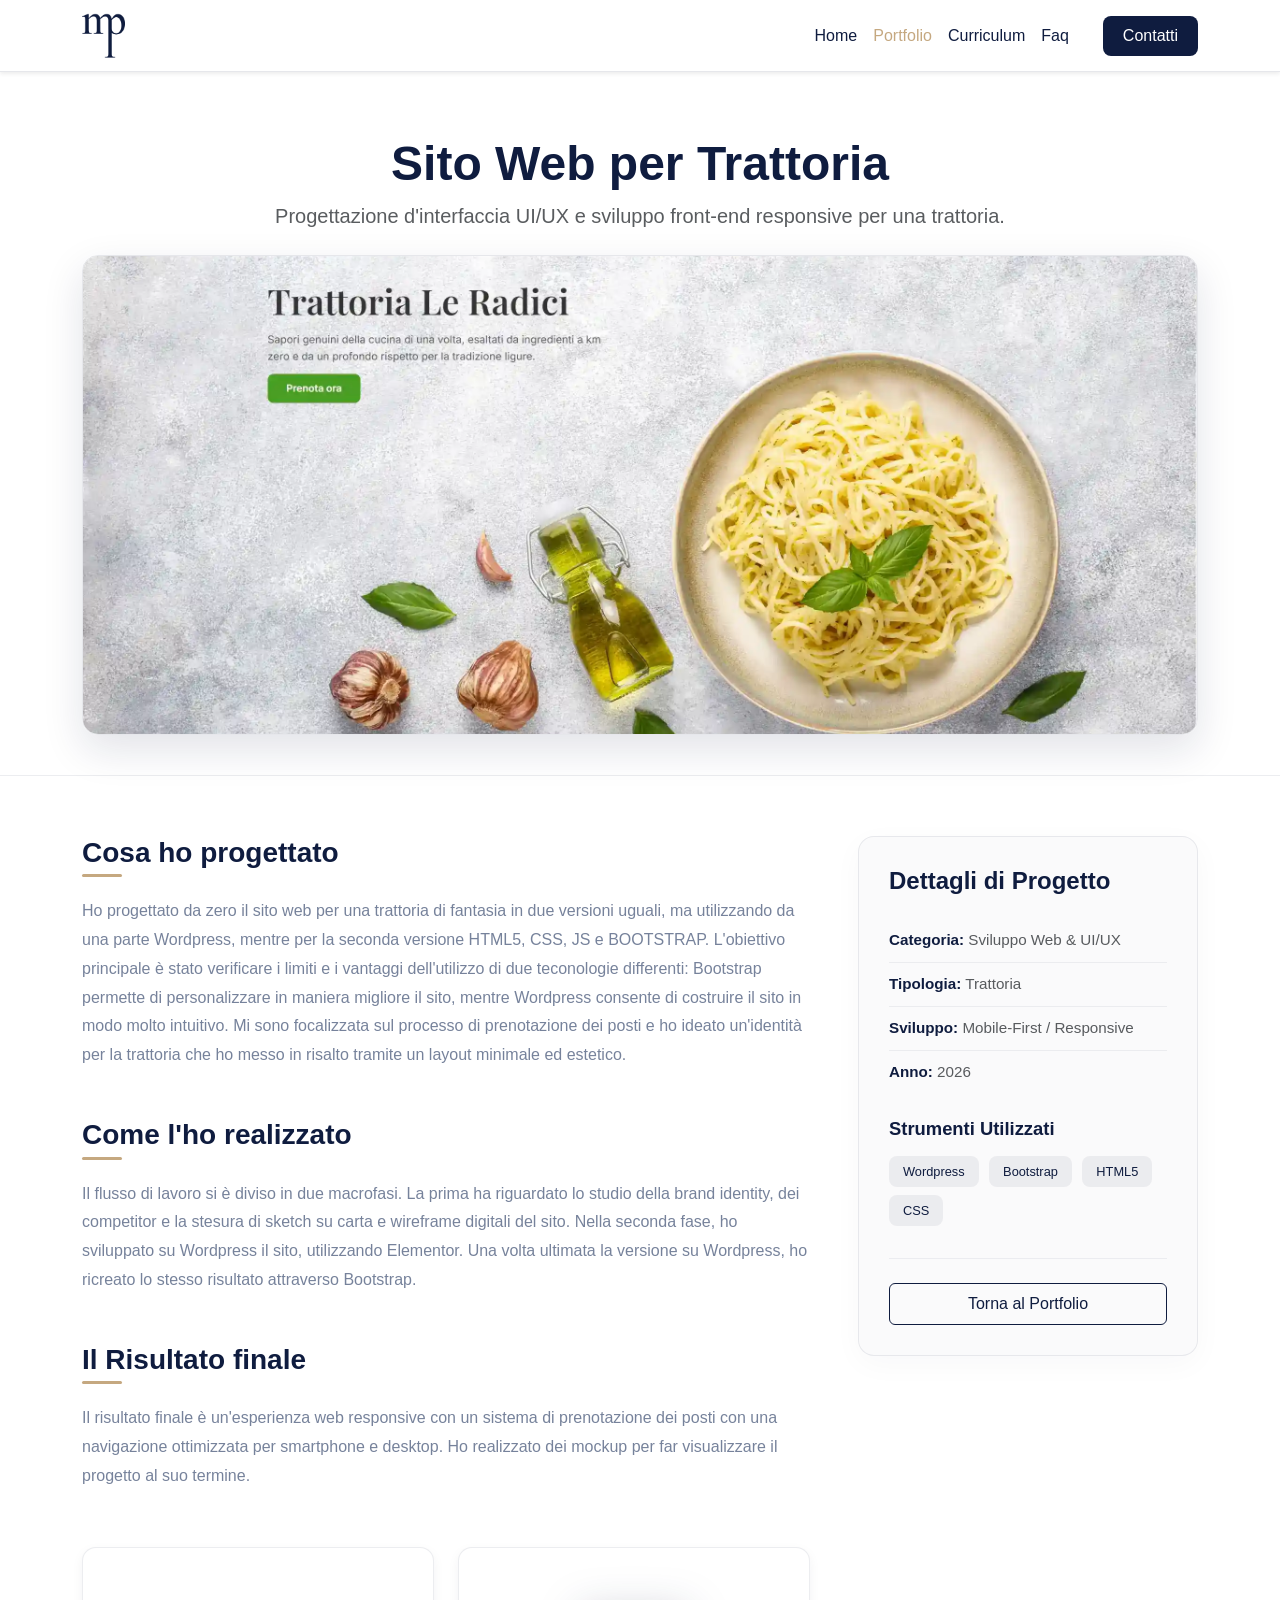
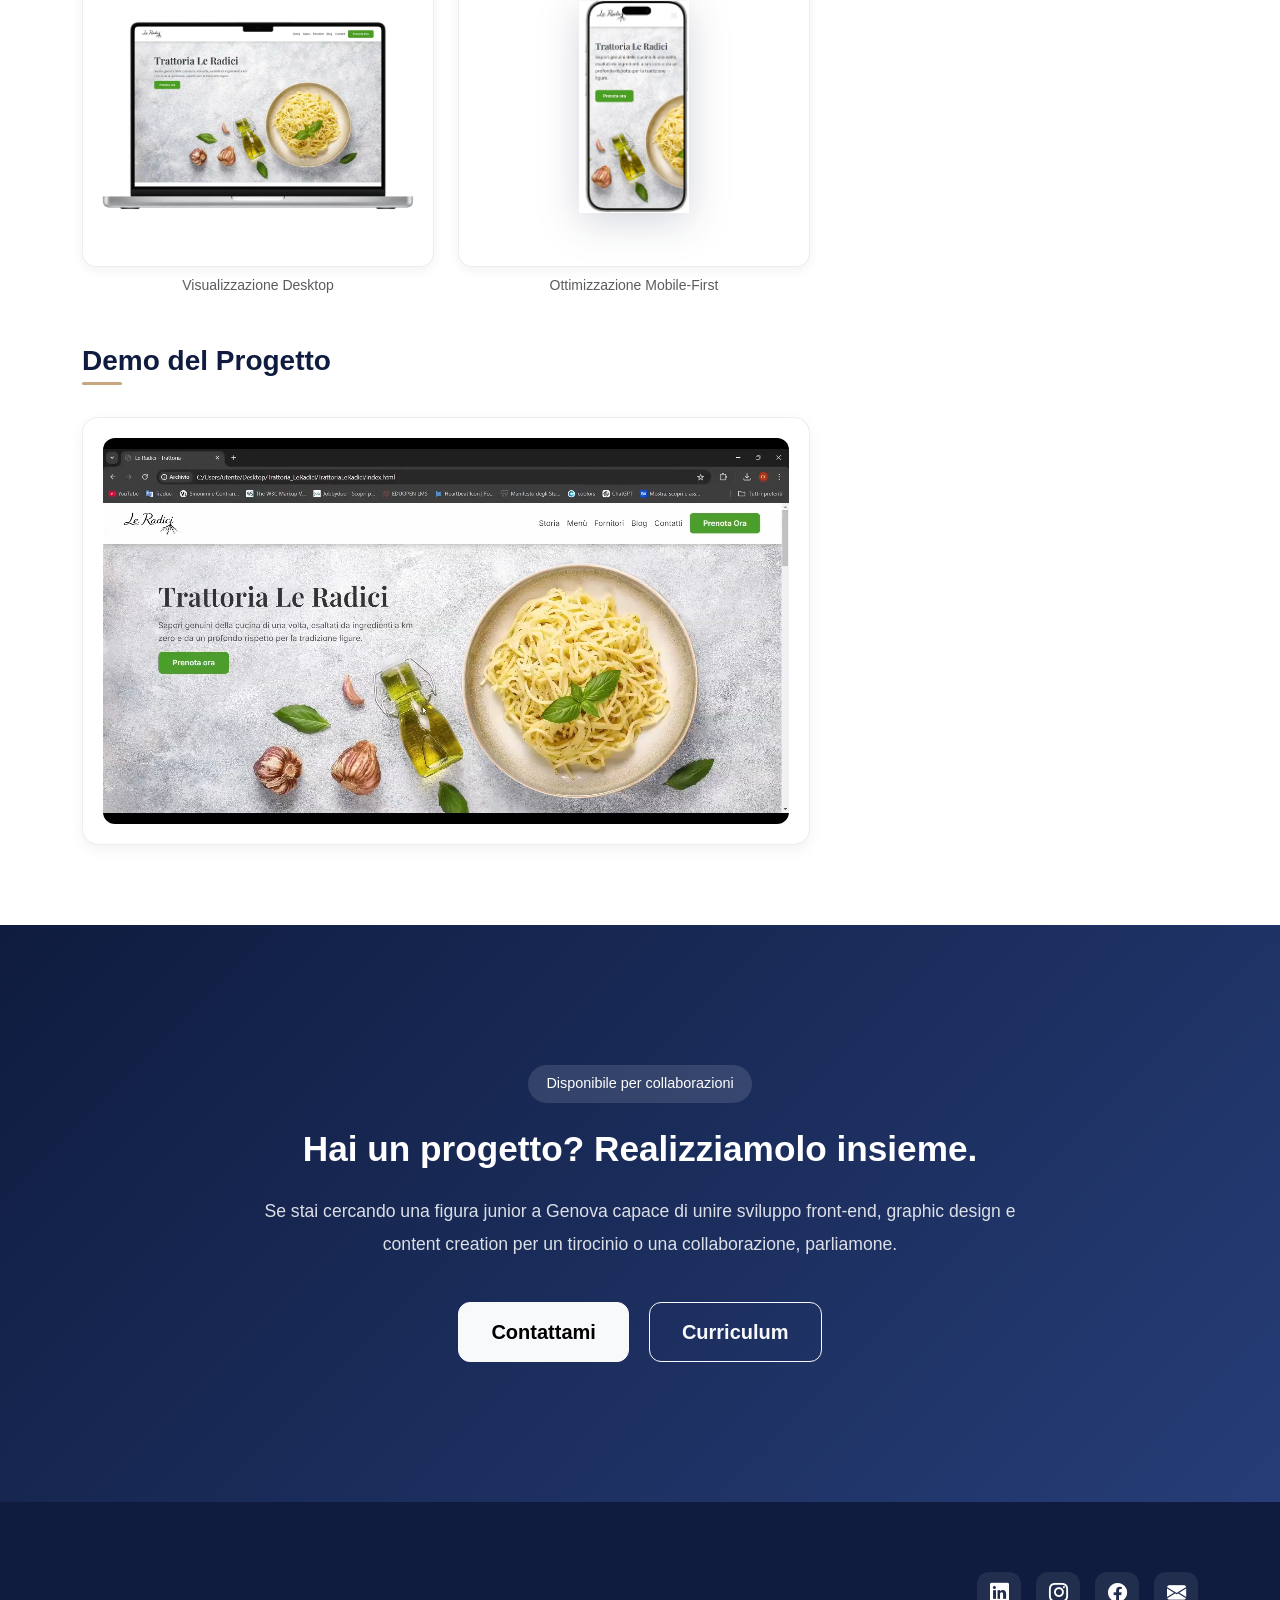
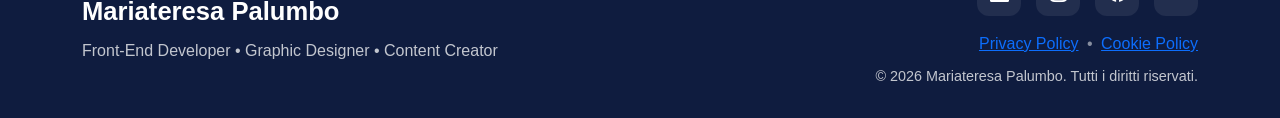
<file: wordpress.html>
<!DOCTYPE html>
<html lang="it" prefix="og: https://ogp.me/ns#">
<head>
     
    <meta charset="UTF-8">
    <meta name="viewport" content="width=device-width, initial-scale=1.0">
    <title>Progetto Wordpress & Bootstrap | Mariateresa Palumbo</title>
    <meta name="description" content="Case study del progetto web per una trattoria realizzato da Mariateresa Palumbo. Confronto pratico nello sviluppo responsive tra WordPress (Elementor) e codice Bootstrap.">
    <link rel="canonical" href="https://www.mariateresapalumbo.it/wordpress.html">

    
    <meta property="og:type" content="article">
    <meta property="og:url" content="https://www.mariateresapalumbo.it/wordpress.html">
    <meta property="og:title" content="Progetto Wordpress & Bootstrap | Mariateresa Palumbo">
    <meta property="og:description" content="Sviluppo con WordPress ed HTML/Bootstrap di un sito web responsive di una trattoria con sistema di prenotazione.">
    <meta property="og:image" content="https://www.mariateresapalumbo.it/img/anteprima_trattoria.webp">

   
    <meta name="twitter:card" content="summary_large_image">
    <meta name="twitter:url" content="https://www.mariateresapalumbo.it/wordpress.html">
    <meta name="twitter:title" content="Progetto Wordpress & Bootstrap | Mariateresa Palumbo">
    <meta name="twitter:description" content="Sviluppo con WordPress ed HTML/Bootstrap di un sito web responsive di una trattoria con sistema di prenotazione.">
    <meta name="twitter:image" content="https://www.mariateresapalumbo.it/img/anteprima_trattoria.webp">

<link rel="icon" href="img/favicon.png" type="image/png">   

    
   <script type="application/ld+json">
{
  "@context": "https://schema.org",
  "@graph": [
    {
      "@type": "Person",
      "@id": "https://www.mariateresapalumbo.it/#person",
      "name": "Mariateresa Palumbo",
      "jobTitle": "Digital Humanist & Web Designer",
      "url": "https://www.mariateresapalumbo.it",
      "email": "info@mariateresapalumbo.it",
      "sameAs": [
        "https://www.linkedin.com/in/mariateresa-palumbo-a292502a2/",
        "https://www.instagram.com/maripalumbo.it/",
        "https://www.facebook.com/profile.php?id=100085753847292"
      ],
      "address": {
        "@type": "PostalAddress",
        "streetAddress": "Cornigliano",
        "postalCode": "16152",
        "addressLocality": "Genova",
        "addressRegion": "Liguria",
        "addressCountry": "IT"
      }
    },
    {
      "@type": "Organization",
      "@id": "https://www.mariateresapalumbo.it/#organization",
      "name": "Mariateresa Palumbo",
      "url": "https://www.mariateresapalumbo.it",
       "logo": {
        "@type": "ImageObject",
        "@id": "https://www.mariateresapalumbo.it/#logo",
        "url": "https://www.mariateresapalumbo.it/img/logo_sitopersonale.webp",
        "caption": "Logo Mariateresa Palumbo"
      },
      "image": "https://www.mariateresapalumbo.it/img/profilo_me.webp",
      "address": {
        "@type": "PostalAddress",
        "streetAddress": "Cornigliano",
        "postalCode": "16152",
        "addressLocality": "Genova",
        "addressRegion": "Liguria",
        "addressCountry": "IT"
      }
    },
    {
      "@type": "WebSite",
      "@id": "https://www.mariateresapalumbo.it/#website",
      "url": "https://www.mariateresapalumbo.it",
      "name": "Mariateresa Palumbo",
      "alternateName": "Mari palumbo",
      "publisher": {
        "@id": "https://www.mariateresapalumbo.it/#organization"
      },
      "inLanguage": "it-IT"
    },
    {
      "@type": "ImageObject",
      "@id": "https://www.mariateresapalumbo.it/img/anteprima_trattoria.webp",
      "url": "https://www.mariateresapalumbo.it/img/anteprima_trattoria.webp",
      "caption": "Anteprima Progetto Web Trattoria - Mariateresa Palumbo",
      "inLanguage": "it-IT"
    },
    {
      "@type": "WebPage",
      "@id": "https://www.mariateresapalumbo.it/wordpress.html#webpage",
      "url": "https://www.mariateresapalumbo.it/wordpress.html",
      "name": "Sito Web Trattoria - Dettaglio Progetto",
      "datePublished": "2026-02-10T09:30:00+01:00",
      "dateModified": "2026-07-09T21:44:00+02:00",
      "isPartOf": {
        "@id": "https://www.mariateresapalumbo.it/#website"
      },
      "primaryImageOfPage": {
        "@id": "https://www.mariateresapalumbo.it/img/anteprima_trattoria.webp"
      },
      "description": "Case study del progetto web per una trattoria realizzato da Mariateresa Palumbo. Confronto pratico nello sviluppo responsive tra WordPress (Elementor) e codice Bootstrap.",
      "inLanguage": "it-IT"
    },
    {
      "@type": "Article",
      "@id": "https://www.mariateresapalumbo.it/wordpress.html#article",
      "headline": "Progettazione d'interfaccia UI/UX e sviluppo front-end responsive per una trattoria",
      "description": "Case study del progetto web per una trattoria realizzato da Mariateresa Palumbo. Confronto pratico nello sviluppo responsive tra WordPress (Elementor) e codice Bootstrap.",
      "datePublished": "2026-02-10T09:30:00+01:00",
      "dateModified": "2026-07-09T21:44:00+02:00",
      "mainEntityOfPage": "https://www.mariateresapalumbo.it/wordpress.html",
      "image": "https://www.mariateresapalumbo.it/img/anteprima_trattoria.webp",
      "author": {
        "@id": "https://www.mariateresapalumbo.it/#person"
      },
      "publisher": {
        "@id": "https://www.mariateresapalumbo.it/#organization"
      },
      "inLanguage": "it-IT"
    },
    {
      "@type": "SoftwareApplication",
      "@id": "https://www.mariateresapalumbo.it/wordpress.html#wordpress",
      "name": "WordPress & Elementor",
      "applicationCategory": "BusinessApplication",
      "operatingSystem": "Web",
      "publisher": {
        "@type": "Organization",
        "name": "WordPress Foundation"
      }
    },
    {
      "@type": "SoftwareApplication",
      "@id": "https://www.mariateresapalumbo.it/wordpress.html#bootstrap",
      "name": "Bootstrap Framework",
      "applicationCategory": "DeveloperApplication",
      "operatingSystem": "All",
      "publisher": {
        "@type": "Organization",
        "name": "Bootstrap Core Team"
      }
    },
    {
      "@type": "WebApplication",
      "@id": "https://www.mariateresapalumbo.it/wordpress.html#trattoriaweb",
      "name": "Piattaforma Web Trattoria",
      "applicationCategory": "BusinessApplication",
      "operatingSystem": "All",
      "browserRequirements": "Requires HTML5 compatible browser",
      "author": {
        "@id": "https://www.mariateresapalumbo.it/#person"
      }
    }
  ]
}
</script>
    
    
    
    <script defer type="text/javascript" src="https://embeds.iubenda.com/widgets/c6013dd1-7133-4123-83e5-796165adba0d.js"></script>
     <script async src="https://www.googletagmanager.com/gtag/js?id=G-FH8F1QGST9"></script>
    <script>
      window.dataLayer = window.dataLayer || [];
      function gtag(){dataLayer.push(arguments);}
      gtag('js', new Date());
      gtag('config', 'G-FH8F1QGST9');
    </script>
    
     
<link rel="preload" href="https://cdn.jsdelivr.net/npm/bootstrap-icons@1.11.3/font/fonts/bootstrap-icons.woff2" as="font" type="font/woff2" crossorigin>


<link href="bootstrap.min.css" rel="stylesheet">


<link rel="stylesheet" href="https://cdn.jsdelivr.net/npm/bootstrap-icons@1.11.3/font/bootstrap-icons.min.css" media="print" onload="this.media='all'">
<noscript><link rel="stylesheet" href="https://cdn.jsdelivr.net/npm/bootstrap-icons@1.11.3/font/bootstrap-icons.min.css"></noscript>


<link rel="stylesheet" href="styles.css">
</head>
<body>

    
    <nav class="navbar navbar-expand-lg navbar-personalizzata fixed-top shadow-sm">
    <div class="container">
        
        <a class="navbar-brand fw-bold" href="/">
            <img src="img/logo_sitopersonale.webp" alt="Logo MP Mariateresa Palumbo - Digital Humanist e Web Designer Genova" class="navbar-logo">
        </a>
        
        
        <button class="navbar-toggler" type="button" data-bs-toggle="offcanvas" data-bs-target="#navigazionePrincipale" aria-controls="navigazionePrincipale" aria-label="Attiva navigazione">
            <span class="navbar-toggler-icon"></span>
        </button>

        
        <div class="offcanvas offcanvas-end w-100 bg-menu-mobile" tabindex="-1" id="navigazionePrincipale" aria-labelledby="navigazionePrincipaleLabel">
            
            
            <div class="offcanvas-header justify-content-end d-lg-none">
                <button type="button" class="btn-close btn-close-white" data-bs-dismiss="offcanvas" aria-label="Close"></button>
            </div>

           
            <div class="offcanvas-body align-items-center">
                <ul class="navbar-nav ms-auto mb-2 mb-lg-0 fw-medium text-center w-100 justify-content-lg-end align-items-center">
                    <li class="nav-item py-2 py-lg-0">
                        <a class="nav-link link-mobile-white" href="/">Home</a>
                    </li>
                    <li class="nav-item py-2 py-lg-0">
                        
                        <a class="nav-link active link-mobile-white" aria-current="page" href="portfolio.html">Portfolio</a>
                    </li>
                    <li class="nav-item py-2 py-lg-0">
                        <a class="nav-link link-mobile-white" href="curriculum.html">Curriculum</a>
                    </li>
                    <li class="nav-item py-2 py-lg-0">
                        <a class="nav-link link-mobile-white" href="faq.html">Faq</a>
                    </li>
                    <li class="nav-item py-2 py-lg-0 ps-lg-3">
                        <a class="btn btn-nav-contatti btn-mobile-white" href="contatti.html">Contatti</a>
                    </li>
                </ul>
            </div>
        </div>
    </div>
</nav>
    
   
    <header class="hero-progetto-chitarre">
        <div class="container">
            <div class="text-center mb-4">
                <h1 class="display-5 fw-bold testo-blu-scuro mb-2">Sito Web per Trattoria</h1>
                <p class="lead text-muted">Progettazione d'interfaccia UI/UX e sviluppo front-end responsive per una trattoria.</p>
            </div>
            <img src="img/anteprima_trattoria.webp" class="img-copertina-chitarre img-fluid" alt="Sito web ristorante responsive - Mockup del progetto Trattoria di Mariateresa Palumbo">
        </div>
    </header>

    
    <main class="sezione-contenuto-chitarre">
        <div class="container">
            <div class="row g-5">

               
                <div class="col-lg-8">

                    
                    <section class="mb-5">
                        <h2 class="titolo-sezione-chitarre fw-bold testo-blu-scuro">
                            Cosa ho progettato
                        </h2>
                        <p class="testo-descrittivo-chitarre">
                            Ho progettato da zero il sito web per una trattoria di fantasia in due versioni uguali,
                            ma utilizzando da una parte Wordpress, mentre per la seconda versione HTML5, CSS, JS e BOOTSTRAP.
                            L'obiettivo principale è stato verificare i limiti e i vantaggi dell'utilizzo di due teconologie differenti: 
                            Bootstrap permette di personalizzare in maniera migliore il sito, mentre Wordpress consente di costruire 
                            il sito in modo molto intuitivo. Mi sono focalizzata sul processo di prenotazione dei posti e ho ideato
                            un'identità per la trattoria che ho messo in risalto tramite un layout minimale ed estetico.
                        </p>
                    </section>

                    
                    <section class="mb-5">
                        <h2 class="titolo-sezione-chitarre fw-bold testo-blu-scuro">
                            Come l'ho realizzato
                        </h2>
                        <p class="testo-descrittivo-chitarre">
                            Il flusso di lavoro si è diviso in due macrofasi.
                            La prima ha riguardato lo studio della brand identity, 
                            dei competitor e la stesura di sketch su carta e wireframe digitali del sito.
                            Nella seconda fase, ho sviluppato su Wordpress il sito, utilizzando Elementor.
                            Una volta ultimata la versione su Wordpress, ho ricreato lo stesso risultato attraverso
                            Bootstrap.
                        </p>
                    </section>

                    
                    <section>
                        <h2 class="titolo-sezione-chitarre fw-bold testo-blu-scuro">
                            Il Risultato finale
                        </h2>
                        <p class="testo-descrittivo-chitarre">
                            Il risultato finale è un'esperienza web responsive con un sistema di prenotazione dei posti con una
                            navigazione ottimizzata per smartphone e desktop.
                            Ho realizzato dei mockup per far visualizzare il progetto al suo termine.    
                        </p>

                        
                        <div class="row g-4 galleria-risultati-chitarre mt-3">
                            <div class="col-md-6">
                                <div class="text-center">
                                    <div class="box-mockup-chitarre">
                                        <img src="img/Mockup-desktopbootstrap.webp" class="img-desktop-chitarre" alt="Interfaccia desktop sito web trattoria - Sviluppo front-end con Bootstrap e HTML5">
                                    </div>
                                    <p class="small text-muted mt-2 mb-0">
                                        Visualizzazione Desktop
                                    </p>
                                </div>
                            </div>

                            <div class="col-md-6">
                                <div class="text-center">
                                    <div class="box-mockup-chitarre">
                                        <img src="img/Mockup-IphoneBootstrap.webp" class="img-mobile-chitarre" alt="ito web trattoria su smartphone - Ottimizzazione mobile e-commerce e prenotazioni WordPress">
                                    </div>
                                    <p class="small text-muted mt-2 mb-0">
                                        Ottimizzazione Mobile-First
                                    </p>
                                </div>
                            </div>
                        </div>
                    </section>

                   
<section class="mt-5">
    <h2 class="titolo-sezione-chitarre fw-bold testo-blu-scuro">
        Demo del Progetto
    </h2>
    <div class="box-video-chitarre">
        <video class="video-desktop-chitarre" 
               autoplay 
               muted 
               loop 
               playsinline 
               preload="auto">
            
            <source src="video/trattoria.webm" type="video/webm">
            
            <source src="video/trattoria.mp4" type="video/mp4">
            Il tuo browser non supporta il tag video.
        </video>
    </div>
</section>

                </div>

                
                <div class="col-lg-4">
                    <aside class="box-info-chitarre">
                        <h3 class="fw-bold testo-blu-scuro mb-4" style="font-size: 1.5rem;">
                            Dettagli di Progetto
                        </h3>

                        <ul class="lista-info-chitarre text-muted">
                            <li><strong class="testo-blu-scuro">Categoria:</strong> Sviluppo Web & UI/UX</li>
                            <li><strong class="testo-blu-scuro">Tipologia:</strong> Trattoria </li>
                            <li><strong class="testo-blu-scuro">Sviluppo:</strong> Mobile-First / Responsive</li>
                            <li><strong class="testo-blu-scuro">Anno:</strong> 2026</li>
                        </ul>

                        <h3 class="fw-bold testo-blu-scuro mt-4 mb-3" style="font-size:1.15rem;">
                            Strumenti Utilizzati
                        </h3>

                        <div class="mb-4">
                            <span class="badge-tech-chitarre">Wordpress</span>
                            <span class="badge-tech-chitarre">Bootstrap</span>
                            <span class="badge-tech-chitarre">HTML5</span>
                            <span class="badge-tech-chitarre">CSS</span>
                        </div>

                        <hr class="my-4" style="opacity:.1;">

                        <div class="d-grid">
                            <a href="portfolio.html" class="btn btn-blu-outline py-2">
                                Torna al Portfolio
                            </a>
                        </div>
                    </aside>
                </div>

            </div>
        </div>
    </main>
    
    
    <section class="cta-home">
        <div class="container">
            <div class="cta-box">
                <span class="section-label light">Disponibile per collaborazioni</span>
                <h2>Hai un progetto? Realizziamolo insieme.</h2>
                <p>Se stai cercando una figura junior a Genova capace di unire sviluppo front-end, graphic design e content creation per un tirocinio o una collaborazione, parliamone.</p>
       
                <div class="cta-buttons">
                    <a href="contatti.html" class="btn btn-light btn-lg"> Contattami </a>
                    <a href="curriculum.html" class="btn btn-outline-light btn-lg"> Curriculum </a>
                </div>
            </div>
        </div>
    </section>
    
    
    
   
      <footer class="pie-di-pagina">
    <div class="container">
        <div class="row gy-4 align-items-center">
            
            
            <div class="col-lg-6 text-center text-lg-start">
                <h3>Mariateresa Palumbo</h3>
                <p>Front-End Developer • Graphic Designer • Content Creator</p>
            </div>

           
            <div class="col-lg-6 text-center text-lg-end">
                
                
                <div class="footer-social d-flex justify-content-center justify-content-lg-end mb-3">
                    <a href="https://www.linkedin.com/in/mariateresa-palumbo-a292502a2/" target="_blank" aria-label="Profilo LinkedIn di Mariateresa Palumbo">
                        <i class="bi bi-linkedin"></i>
                    </a>
                    <a href="https://www.instagram.com/maripalumbo.it/" target="_blank" aria-label="Profilo Instagram di Mariateresa Palumbo">
                        <i class="bi bi-instagram"></i>
                    </a>
                    <a href="https://www.facebook.com/profile.php?id=100085753847292" target="_blank" aria-label="Profilo Facebook di Mariateresa Palumbo">
                        <i class="bi bi-facebook"></i>
                    </a>
                    <a href="mailto:info@mariateresapalumbo.it" aria-label="Mail di Mariateresa Palumbo">
                        <i class="bi bi-envelope-fill"></i>
                    </a>
                </div>

                
                <div class="footer-legal mb-2">
                    <a href="https://www.iubenda.com/privacy-policy/55834810" class="iubenda-white iubenda-noframe iubenda-embed" title="Privacy Policy ">Privacy Policy</a><script type="text/javascript">(function (w,d) {var loader = function () {var s = d.createElement("script"), tag = d.getElementsByTagName("script")[0]; s.src="https://cdn.iubenda.com/iubenda.js"; tag.parentNode.insertBefore(s,tag);}; if(w.addEventListener){w.addEventListener("load", loader, false);}else if(w.attachEvent){w.attachEvent("onload", loader);}else{w.onload = loader;}})(window, document);</script>
                    
                    <span class="text-white-50 mx-1">•</span>
                    
                    <a href="https://www.iubenda.com/privacy-policy/55834810/cookie-policy" class="iubenda-white iubenda-noframe iubenda-embed" title="Cookie Policy ">Cookie Policy</a><script type="text/javascript">(function (w,d) {var loader = function () {var s = d.createElement("script"), tag = d.getElementsByTagName("script")[0]; s.src="https://cdn.iubenda.com/iubenda.js"; tag.parentNode.insertBefore(s,tag);}; if(w.addEventListener){w.addEventListener("load", loader, false);}else if(w.attachEvent){w.attachEvent("onload", loader);}else{w.onload = loader;}})(window, document);</script>
                </div>

                
                <p class="copyright">© 2026 Mariateresa Palumbo. Tutti i diritti riservati.</p>
            </div>

        </div>
    </div>
</footer>
    
    <script src="https://cdn.jsdelivr.net/npm/bootstrap@5.3.0/dist/js/bootstrap.bundle.min.js"></script>
</body>
</html>
</file>
<file: styles.css>
/* --- VARIABILI E CONFIGURAZIONE GENERALE --- */
:root {
    --blu: #0f1c3f;
    --blu-light: #1f3266;
    --oro: #c5a880;
    --bianco: #ffffff;
    --grigio: #f7f8fc;
    --testo: #5f6d8a;
    --bg-tech: #ebdcc5; 

    --colore-blu-scuro: var(--blu);
    --colore-oro: var(--oro);
    --colore-testo-scuro: var(--testo);
}

* {
    margin: 0;
    padding: 0;
    box-sizing: border-box;
}

html {
    scroll-behavior: smooth;
}

body {
    font-family: 'Segoe UI', Tahoma, Geneva, Verdana, sans-serif;
    color: var(--colore-testo-scuro);
    background-color: var(--bianco);
    padding-top: 75px; 
}


.navbar-personalizzata {
    background-color: var(--bianco) !important;
    border-bottom: 1px solid rgba(15, 28, 63, 0.1);
}

.navbar-personalizzata .navbar-nav {
    align-items: center;
}

.navbar-personalizzata .nav-link {
    color: var(--colore-blu-scuro) !important;
    transition: color 0.3s ease;
}

.navbar-personalizzata .nav-link:hover,
.navbar-personalizzata .nav-link.active {
    color: var(--colore-oro) !important;
}

.btn-nav-contatti {
    background-color: var(--colore-blu-scuro) !important;
    color: var(--bianco) !important;
    border: none !important;
    padding: 8px 20px !important;
    border-radius: 8px !important;
    font-weight: 500;
    transition: all 0.3s ease !important;
    margin-left: 10px;
    text-decoration: none;
    display: inline-block;
}

.btn-nav-contatti:hover {
    background-color: var(--colore-oro) !important;
    color: var(--colore-blu-scuro) !important;
}



.btn-nav-contatti.active {
    background-color: var(--colore-oro) !important;
    color: var(--colore-blu-scuro) !important;
}



.navbar-logo {
    height: 45px;
    width: auto;
    max-width: 100%;
    object-fit: contain;
}


.hero-home {
    min-height: auto; 
    display: flex;
    align-items: center;
    position: relative;
    padding-top: 40px;   
    padding-bottom: 50px;
    overflow: hidden;
}

.hero-content {
    position: relative;
    z-index: 5;
}

.hero-label {
    display: inline-block;
    padding: 12px 22px;
    background: #eef2fa;
    color: var(--blu);
    border-radius: 40px;
    font-size: .85rem;
    font-weight: 600;
    letter-spacing: 1px;
    margin-bottom: 15px; 
}

.hero-content h1 {
    font-size: 3.9rem;
    line-height: 1.1;
    font-weight: 800;
    margin-bottom: 20px;
    color: var(--colore-blu-scuro);
}

.hero-content h1 span {
    color: var(--oro);
}

.hero-content p {
    font-size: 1.15rem;
    color: var(--testo);
    line-height: 1.7;
    max-width: 540px;
}

.hero-buttons {
    margin-top: 30px;
    display: flex;
    gap: 20px;
    flex-wrap: wrap;
}

/* --- HERO IMMAGINE --- */
.hero-image {
    position: relative;
    display: flex;
    justify-content: center;
}

.hero-image img {
    width: 380px;
    position: relative;
    z-index: 3;
    border-radius: 34% 66% 59% 41%/ 42% 36% 64% 58%;
    box-shadow: 0 30px 60px rgba(15,28,63,.18);
}


.tech-strip {
    background: var(--bg-tech); 
    padding: 28px 0;
    overflow: hidden;
    position: relative;
}

.tech-track {
    display: flex;
    justify-content: space-between;
    align-items: center;
    flex-wrap: wrap;
    gap: 25px;
    position: relative;
    z-index: 2;
}

.tech-track div {
    display: flex;
    align-items: center;
    gap: 12px;
    color: var(--blu); 
    font-weight: 600;
    font-size: 1rem;
    transition: .35s;
}

.tech-track div:hover {
    color: var(--bianco);
    transform: translateY(-3px);
}

.tech-track i {
    font-size: 1.8rem;
}


.sezione-competenze {
    padding: 80px 0;
    background-color: var(--colore-blu-scuro);
}

.scheda-competenza {
    border: 1px solid rgba(255, 255, 255, 0.1);
    padding: 30px;
    border-radius: 15px;
    background-color: rgba(255, 255, 255, 0.03); 
    transition: transform 0.3s ease, box-shadow 0.3s ease, border-color 0.3s ease;
}

.scheda-competenza:hover {
    transform: translateY(-5px);
    box-shadow: 0 10px 25px rgba(0, 0, 0, 0.3);
    border-color: var(--colore-oro);
}

.icona-competenza {
    font-size: 2.5rem;
    color: var(--colore-oro);
    margin-bottom: 15px;
    display: inline-block;
}


.sezione-portfolio-anteprima {
    padding: 80px 0;
    background-color: var(--bianco);
}

.progetto-card {
    border: 1px solid rgba(15, 28, 63, 0.1);
    border-radius: 12px;
    overflow: hidden;
    background-color: var(--bianco);
    box-shadow: 0 5px 20px rgba(15, 28, 63, 0.05);
    transition: transform 0.3s ease, box-shadow 0.3s ease, border-color 0.3s ease;
}

.progetto-card:hover {
    transform: scale(1.02);
    border-color: var(--colore-oro);
    box-shadow: 0 10px 25px rgba(15, 28, 63, 0.1);
}

.progetto-card .card-img-top {
    height: 220px !important;     
    width: 100% !important;        
    object-fit: cover !important;   
    border-top-left-radius: 11px !important;
    border-top-right-radius: 11px !important;
}

.img-chitarre { object-position: center center !important; }
.img-csm { object-position: top center !important; }
.img-museo { object-position: 0% 20% !important; }


.cta-home {
    padding: 140px 0;
    background: linear-gradient(135deg, var(--blu), #263d77);
    color: var(--bianco);
    position: relative;
    overflow: hidden; 
}

.cta-box {
    text-align: center;
    position: relative;
    z-index: 2;
    max-width: 800px;
    margin: auto;
}

.cta-box h2 {
    font-size: 3rem;
    font-weight: 800;
    margin: 25px 0;
    line-height: 1.2;
}

.cta-box p {
    font-size: 1.1rem;
    line-height: 1.9;
    color: rgba(255,255,255,.85);
}

.cta-buttons {
    margin-top: 40px;
    display: flex;
    justify-content: center;
    gap: 20px;
    flex-wrap: wrap;
}

.cta-home .btn {
    padding: 14px 32px;
    border-radius: 12px;
    font-weight: 600;
    transition: .35s;
}

.cta-home .btn:hover {
    transform: translateY(-5px);
}

.section-label.light {
    display: inline-block;
    padding: 8px 18px;
    background: rgba(255,255,255,.12);
    color: var(--bianco);
    border-radius: 20px;
    font-size: 0.9rem;
}


.pie-di-pagina {
    background: var(--blu);
    color: var(--bianco);
    padding: 70px 0 30px;
    position: relative;
}

.pie-di-pagina h3 {
    font-size: 1.6rem;
    font-weight: 700;
    margin-bottom: 10px;
}

.pie-di-pagina p {
    color: rgba(255,255,255,.75);
    margin-bottom: 0;
    line-height: 1.7;
}

.footer-social {
    display: flex;
   
    gap: 15px;
    margin-bottom: 15px;
}

.footer-social a {
    width: 44px;
    height: 44px;
    display: flex;
    align-items: center;
    justify-content: center;
    border-radius: 12px;
    background: rgba(255,255,255,.08);
    color: var(--bianco);
    font-size: 1.2rem;
    transition: .35s;
    text-decoration: none;
}

.footer-social a:hover {
    background: var(--oro);
    color: var(--blu);
    transform: translateY(-4px);
}

.copyright {
    font-size: .9rem;
    color: rgba(255,255,255,.6);
}


.btn-blu-pieno {
    background-color: var(--colore-blu-scuro) !important;
    border-color: var(--colore-blu-scuro) !important;
    color: var(--bianco) !important;
    font-weight: 500;
    transition: all 0.3s ease;
}
.btn-blu-pieno:hover {
    background-color: var(--colore-oro) !important;
    border-color: var(--colore-oro) !important;
    color: var(--colore-blu-scuro) !important;
}

.btn-blu-outline {
    color: var(--colore-blu-scuro) !important;
    border-color: var(--colore-blu-scuro) !important;
    background-color: transparent !important;
    transition: all 0.3s ease;
}
.btn-blu-outline:hover {
    background-color: var(--colore-blu-scuro) !important;
    color: var(--bianco) !important;
}

.testo-blu-scuro { color: var(--colore-blu-scuro) !important; }
.testo-bianco { color: var(--bianco) !important; }


@media (max-width: 991.98px) {
    
    .bg-menu-mobile {
        background-color: var(--colore-blu-scuro) !important;
    }

   
    .offcanvas-body {
        display: flex;
        flex-direction: column;
        justify-content: center;
        height: 100%;
    }

   
    .navbar-personalizzata .navbar-nav {
        align-items: center;
        text-align: center;
    }

   
    .bg-menu-mobile .link-mobile-white {
        color: var(--bianco) !important;
        font-size: 1.6rem;
        padding-top: 15px !important;
        padding-bottom: 15px !important;
    }

   
    .bg-menu-mobile .link-mobile-white:hover,
    .bg-menu-mobile .link-mobile-white.active {
        color: var(--colore-oro) !important;
    }

   
    .bg-menu-mobile .btn-mobile-white {
        margin-left: 0;
        margin-top: 20px;
        background-color: var(--bianco) !important;
        color: var(--colore-blu-scuro) !important;
        font-size: 1.3rem;
        padding: 10px 30px !important;
        border-radius: 8px !important;
        width: auto;
    }

    .bg-menu-mobile .btn-mobile-white:hover,
    .bg-menu-mobile .btn-mobile-white.active {
        background-color: var(--colore-oro) !important;
        color: var(--colore-blu-scuro) !important;
    }
}
    .hero-content h1 {
        font-size: 3rem;
    }
    .hero-image img {
        width: 300px;
    }
    .cta-box h2 {
        font-size: 2.2rem;
    }
    


@media (max-width: 576px) {
    .hero-content h1 {
        font-size: 2.4rem;
    }
    .hero-buttons, .cta-buttons {
        flex-direction: column;
        align-items: stretch;
    }
}






/* Intestazione specifica della pagina portfolio */
.intestazione-pagina-portfolio {
    padding: 60px 0 40px 0;
    background-color: #ffffff;
}

/* Sezione contenitore della griglia portfolio */
.sezione-portfolio {
    padding: 20px 0 80px 0;
    background-color: #ffffff;
}

/* Card specifiche del portfolio */
.progetto-card-portfolio {
    border: 1px solid rgba(15, 28, 63, 0.1);
    border-radius: 12px;
    overflow: hidden;
    background-color: #ffffff;
    box-shadow: 0 5px 20px rgba(15, 28, 63, 0.05);
    transition: transform 0.3s ease, box-shadow 0.3s ease, border-color 0.3s ease;
}

.progetto-card-portfolio:hover {
    transform: translateY(-5px) !important; 
    border-color: var(--colore-oro);
    box-shadow: 0 10px 25px rgba(15, 28, 63, 0.1);
}


.progetto-card-portfolio .card-img-top {
    height: 220px !important;       /* Identica altezza della home */
    width: 100% !important;        
    object-fit: cover !important;   
    border-top-left-radius: 11px !important;
    border-top-right-radius: 11px !important;
}


.badge-tecnologia-portfolio {
    background-color: rgba(15, 28, 63, 0.06);
    color: var(--colore-blu-scuro);
    font-size: 0.75rem;
    font-weight: 500;
    padding: 5px 10px;
    border-radius: 6px;
    display: inline-block;
    white-space: normal; /* Consente al testo del badge di andare a capo se lo schermo è molto stretto */
}

.img-grafica {
            object-position: 0% 15% !important; 
        }









/* PAGINA curriculum */


 
        
        .sezione-curriculum {
            background-color: #ffffff;
        }
        
       
        .timeline-linea {
            position: relative;
            border-left: 3px solid var(--colore-blu-scuro);
            padding-left: 30px;
            margin-left: 10px;
        }

       
        .timeline-item {
            position: relative;
            margin-bottom: 40px;
        }

        
        .timeline-item::before {
            content: '';
            position: absolute;
            left: -38px;
            top: 5px;
            width: 13px;
            height: 13px;
            border-radius: 50%;
            background-color: #ffffff;
            border: 3px solid var(--colore-blu-scuro);
        }

       
        .timeline-item.attivo::before {
            background-color: var(--colore-oro) !important;
            border-color: var(--colore-oro) !important;
        }

       
        .blocco-competenze-blu {
            background-color: var(--colore-blu-scuro);
            color: #ffffff;
            border-radius: 16px;
            padding: 40px 30px;
        }

        .blocco-competenze-blu h3 {
            border-bottom: 2px solid rgba(255, 255, 255, 0.1);
            padding-bottom: 10px;
        }

   
        .blocco-competenze-blu .badge-tecnologia-portfolio {
            background-color: rgba(255, 255, 255, 0.12) !important;
            color: #ffffff !important;
            border: 1px solid rgba(255, 255, 255, 0.2);
            font-size: 0.85rem;
        }
   









/* PAGINA contatti */


  
       
        .sezione-contatti {
            background-color: #ffffff;
        }

       
        .box-form-compatto {
            border: 1px solid rgba(15, 28, 63, 0.08);
            border-radius: 12px;
            padding: 35px 30px;
            background-color: #fafafa;
            max-width: 550px;
            margin: 0 auto;
        }

       
        .box-form-compatto .form-control {
            background-color: #ffffff;
            border: 1px solid #e0e0e0;
            color: var(--colore-blu-scuro);
            padding: 10px 14px;
            font-size: 0.95rem;
            border-radius: 6px;
        }

        .box-form-compatto .form-control:focus {
            border-color: var(--colore-oro);
            box-shadow: 0 0 0 3px rgba(197, 168, 128, 0.15);
            background-color: #ffffff;
            color: var(--colore-blu-scuro);
        }

       
        .box-form-compatto .form-control::placeholder {
            color: #a0a0a0 !important;
            opacity: 1;
        }

        .box-form-compatto .form-label {
            color: var(--colore-blu-scuro);
            font-size: 0.88rem;
            font-weight: 600;
            margin-bottom: 6px;
        }

       
        .btn-invia-personalizzato {
            background-color: var(--colore-blu-scuro);
            border: 1px solid var(--colore-blu-scuro);
            color: #ffffff !important;
            font-weight: 600;
            padding: 10px 24px;
            font-size: 0.95rem;
            transition: all 0.3s ease;
        }

        .btn-invia-personalizzato:hover {
            background-color: var(--colore-oro);
            border-color: var(--colore-oro);
            color: var(--colore-blu-scuro) !important;
        }

       
        .icona-contatto-cerchio {
            width: 46px;
            height: 46px;
            border-radius: 50%;
            background-color: rgba(15, 28, 63, 0.04);
            display: flex;
            align-items: center;
            justify-content: center;
            color: var(--colore-blu-scuro);
            font-size: 1.2rem;
        }
   












/* PAGINA DETTAGLIO CHITARRE */


.hero-progetto-chitarre{
    padding:60px 0 40px;
    background:#fff;
    border-bottom:1px solid rgba(15,28,63,.08);
}

.img-copertina-chitarre{
    width:100%;
    max-height:480px;
    object-fit:cover;
    object-position:center;
    border-radius:16px;
    border:1px solid rgba(15,28,63,.10);
    box-shadow:0 15px 40px rgba(15,28,63,.12);
}



.sezione-contenuto-chitarre{
    padding:60px 0 80px;
    background:#fff;
}



.titolo-sezione-chitarre{
    font-size:1.75rem;
    margin-bottom:1.25rem;
    padding-bottom:8px;
    position:relative;
}

.titolo-sezione-chitarre::after{
    content:"";
    position:absolute;
    left:0;
    bottom:0;
    width:40px;
    height:3px;
    background:var(--colore-oro);
    border-radius:3px;
}



.testo-descrittivo-chitarre{
    font-family:'Segoe UI',Tahoma,Geneva,Verdana,sans-serif;
    color:var(--colore-testo-scuro);
    opacity:.85;
    line-height:1.8;
    margin-bottom:2rem;
}



.box-info-chitarre{
    background:rgba(15,28,63,.02);
    border:1px solid rgba(15,28,63,.08);
    border-radius:16px;
    padding:30px;
    position:sticky;
    top:30px;
    box-shadow:0 8px 30px rgba(15,28,63,.03);
}



.lista-info-chitarre{
    list-style:none;
    padding:0;
    margin:0 0 1.5rem;
}

.lista-info-chitarre li{
    padding:10px 0;
    border-bottom:1px solid rgba(15,28,63,.06);
    font-size:.95rem;
}

.lista-info-chitarre li:last-child{
    border-bottom:none;
}



.badge-tech-chitarre{
    display:inline-block;
    padding:6px 14px;
    margin-right:6px;
    margin-bottom:8px;
    border-radius:8px;
    background:rgba(15,28,63,.06);
    color:var(--colore-blu-scuro);
    font-size:.8rem;
    font-weight:500;
    transition:.3s;
}

.badge-tech-chitarre:hover{
    background:var(--colore-blu-scuro);
    color:#fff;
}



.galleria-risultati-chitarre{
    margin-top:2rem;
}



.box-mockup-chitarre {
    height: 320px;
    box-sizing: border-box; /* Assicura che il padding non aumenti i 320px totali */
    padding: 5px 0;        /* Spazio di sicurezza sopra e sotto */
    
    display: flex;
    justify-content: center;
    align-items: center;
    background: #fff;
    border: 1px solid rgba(15,28,63,.08);
    border-radius: 14px;
    overflow: hidden;
    transition: .3s;
    box-shadow: 0 4px 12px rgba(15,28,63,.05);
}

.box-mockup-chitarre:hover{
    transform:translateY(-4px);
    box-shadow:0 10px 24px rgba(15,28,63,.10);
}


/* MOCKUP DESKTOP */

.img-desktop-chitarre{
    max-width:92%;
    max-height:92%;
    width:auto;
    height:auto;
    object-fit:contain;
}


/* MOCKUP MOBILE */

.img-mobile-chitarre{
    width:110px;
    max-width:none;
    height:auto;
    object-fit:contain;
    filter:drop-shadow(0 8px 20px rgba(15,28,63,.18));
}




.galleria-risultati-chitarre p{
    margin-top:.9rem;
    margin-bottom:0;
    color:#6c757d;
}



@media (max-width:992px){

    .box-info-chitarre{
        position:static;
        margin-top:40px;
    }

}

@media (max-width:768px){

    .box-mockup-chitarre{
        height:260px;
    }

    .img-mobile-chitarre{
        width:140px;
    }

    .img-desktop-chitarre{
        max-width:95%;
        max-height:95%;
    }

}


.box-video-chitarre{
    margin-top:2rem;
    padding:20px;
    border:1px solid rgba(15,28,63,.08);
    border-radius:16px;
    background:#fff;
    box-shadow:0 5px 15px rgba(15,28,63,.05);
}

.video-desktop-chitarre{
    width:100%;
    display:block;
    border-radius:12px;
}








/* GALLERIA VOLANTINI */

.box-volantino-chitarre {
    height: 380px; /* Più alto dei mockup per ospitare la forma verticale dei volantini */
    box-sizing: border-box;
    padding: 15px;
    display: flex;
    justify-content: center;
    align-items: center;
    background: #fff;
    border: 1px solid rgba(15,28,63,.08);
    border-radius: 14px;
    overflow: hidden;
    transition: transform .3s ease, box-shadow .3s ease;
    box-shadow: 0 4px 12px rgba(15,28,63,.05);
    cursor: pointer; /* Fa capire che è cliccabile */
}

.box-volantino-chitarre:hover {
    transform: translateY(-4px);
    box-shadow: 0 10px 24px rgba(15,28,63,.10);
}

.img-volantino {
    max-width: 100%;
    max-height: 100%;
    width: auto;
    height: auto;
    object-fit: contain;
    transition: transform .3s ease;
}


.box-volantino-chitarre:hover .img-volantino {
    transform: scale(1.02);
}


.img-fullscreen-gallery {
    max-height: 85vh; /* Evita che l'immagine esca dallo schermo in altezza */
    object-fit: contain;
    border-radius: 8px;
    box-shadow: 0 10px 40px rgba(0,0,0,.5);
}


@media (max-width: 768px) {
    .box-volantino-chitarre {
        height: 320px; /* Riduce l'altezza sugli schermi piccoli */
    }
}












/* Hero Grafica.html */

.img-copertina-grafica {
    width: 100%;
    max-height: 480px;
    object-fit: cover;
    object-position: center 10%;
    border-radius: 16px;
    border: 1px solid rgba(15,28,63,.10);
    box-shadow: 0 15px 40px rgba(15,28,63,.12);
}

 






/* Fotografia.html */

.box-volantino-fotografia {
    height: 380px; 
    box-sizing: border-box;
    display: flex;
    justify-content: center; 
    align-items: center;     
    border-radius: 14px;
    overflow: hidden;
    cursor: pointer;
    position: relative;
    
   
    background: #0f1c3f; 
    border: 1px solid rgba(15, 28, 63, 0.15);
    box-shadow: 0 4px 12px rgba(15, 28, 63, 0.08);
    
   
    transition: transform .3s ease, box-shadow .3s ease, background-color .3s ease;
}


.box-volantino-fotografia:hover {
    transform: translateY(-5px);
    background: #162654;
    box-shadow: 0 12px 28px rgba(15, 28, 63, 0.22);
}


.titolo-categoria-box {
    color: #ffffff;
    font-size: 1.5rem;
    font-weight: 600;
    letter-spacing: 0.5px;
    text-transform: capitalize;
}


.conteggio-foto-badge {
    position: absolute;
    bottom: 16px;
    right: 16px;
    background: rgba(255, 255, 255, 0.15);
    color: #fff;
    font-size: 0.75rem;
    font-weight: 500;
    padding: 5px 12px;
    border-radius: 20px;
    border: 1px solid rgba(255, 255, 255, 0.2);
    backdrop-filter: blur(4px);
}

/* MODAL LIGHTBOX & STRUTTURA DI NAVIGAZIONE */




.img-fullscreen-gallery {
    max-height: 80vh;
    object-fit: contain;
    border-radius: 4px;
    box-shadow: 0 10px 30px rgba(0,0,0,0.5);
}


.freccia-gallery {
    position: absolute;
    top: 50%;
    transform: translateY(-50%);
    background: rgba(255, 255, 255, 0.15);
    border: none;
    color: #fff;
    width: 50px;
    height: 50px;
    border-radius: 50%;
    display: flex;
    align-items: center;
    justify-content: center;
    font-size: 1.5rem;
    transition: 0.3s;
    z-index: 10;
}

.freccia-gallery:hover {
    background: rgba(255, 255, 255, 0.3);
    scale: 1.05;
}

.freccia-sinistra { left: 20px; }
.freccia-destra { right: 20px; }


@media (max-width: 768px) {
    .box-volantino-fotografia {
        height: 280px; 
    }
    
    .titolo-categoria-box {
        font-size: 1.3rem; 
    }

    .freccia-gallery {
        width: 40px;
        height: 40px;
        font-size: 1.2rem;
    }
    .freccia-sinistra { left: 5px; }
    .freccia-destra { right: 5px; }
}



.modal-backdrop-custom {
    position: fixed;
    top: 0;
    left: 0;
    width: 100vw;
    height: 100vh;
    z-index: 2; 
    cursor: pointer;
}


.pulsante-chiudi-gallery {
    position: fixed;
    top: 25px;
    right: 25px;
    z-index: 20;
    font-size: 1.25rem;
    opacity: 0.75;
    transition: opacity 0.2s ease;
}

.pulsante-chiudi-gallery:hover {
    opacity: 1;
}


.modal-body.z-3 {
    position: relative;
    z-index: 3;
}



















/* faq.html */


        /* Struttura personalizzata per la sezione FAQ */
        .blocco-faq-blu {
            background-color: var(--colore-blu-scuro);
            border-radius: 16px;
            padding: 50px 40px;
        }

        /* Reset stili nativi dell'accordion di Bootstrap per coordinarsi al blu e all'oro */
        .accordion-personalizzato .accordion-item {
            background-color: rgba(255, 255, 255, 0.05);
            border: 1px solid rgba(255, 255, 255, 0.1);
            margin-bottom: 15px;
            border-radius: 8px !important;
            overflow: hidden;
        }

        .accordion-personalizzato .accordion-button {
            background-color: transparent;
            color: #ffffff;
            font-weight: 600;
            box-shadow: none;
            padding: 20px;
        }

        .accordion-personalizzato .accordion-button:not(.collapsed) {
            color: var(--colore-oro);
            background-color: rgba(255, 255, 255, 0.02);
        }

        /* Cambia il colore dell'icona a freccia di Bootstrap in bianco */
        .accordion-personalizzato .accordion-button::after {
            filter: invert(1) brightness(2);
        }

        .accordion-personalizzato .accordion-body {
            color: rgba(255, 255, 255, 0.8);
            background-color: rgba(0, 0, 0, 0.1);
            padding: 20px;
            font-size: 0.95rem;
            line-height: 1.6;
            
        }
    




/* CONTATTI */
/* Impedisce alle icone tonde dei contatti di diventare ovali quando il testo va a capo */
.icona-contatto-cerchio {
    flex-shrink: 0;
    width: 44px;  /* Modifica i px se desideri cerchi più grandi o piccoli */
    height: 44px; /* Mantieni altezza e larghezza uguali per un cerchio perfetto */
    display: flex;
    align-items: center;
    justify-content: center;
    border-radius: 50%; /* Garantisce la forma circolare */
    background: rgba(15, 28, 63, 0.05); /* Grigio/blu chiaro di sfondo (opzionale, simile ai tuoi box) */
}







/* Blocco definitivo per lo scorrimento orizzontale su tutto il sito */
html, body {
    max-width: 100% !important;
    overflow-x: hidden !important;
}



@media (max-width: 991.98px) {
    body {
        padding-top: 65px; /* Spostamento ridotto su mobile perché la nav diventa più bassa */
    }
}
</file>
